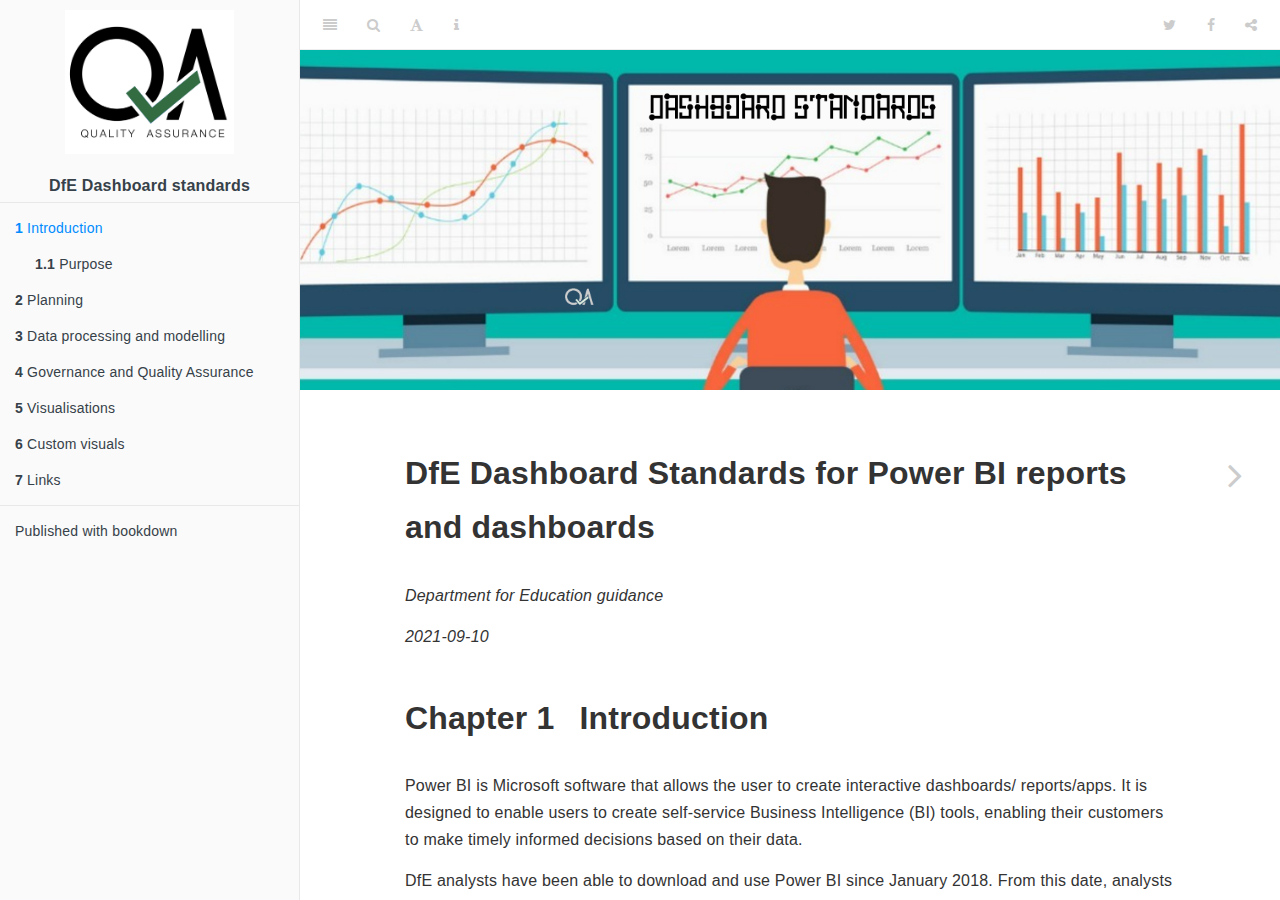
<file: docs/index.html>
<!DOCTYPE html>
<html lang="" xml:lang="">
<head>

  <meta charset="utf-8" />
  <meta http-equiv="X-UA-Compatible" content="IE=edge" />
  <title>DfE Dashboard Standards for Power BI reports and dashboards</title>
  <meta name="description" content="DfE Dashboard Standards guide" />
  <meta name="generator" content="bookdown 0.21 and GitBook 2.6.7" />

  <meta property="og:title" content="DfE Dashboard Standards for Power BI reports and dashboards" />
  <meta property="og:type" content="book" />
  
  
  <meta property="og:description" content="DfE Dashboard Standards guide" />
  

  <meta name="twitter:card" content="summary" />
  <meta name="twitter:title" content="DfE Dashboard Standards for Power BI reports and dashboards" />
  
  <meta name="twitter:description" content="DfE Dashboard Standards guide" />
  

<meta name="author" content="Department for Education guidance" />


<meta name="date" content="2021-09-10" />

  <meta name="viewport" content="width=device-width, initial-scale=1" />
  <meta name="apple-mobile-web-app-capable" content="yes" />
  <meta name="apple-mobile-web-app-status-bar-style" content="black" />
  
  <link rel="shortcut icon" href="pictures/qa_logo.png" type="image/x-icon" />

<link rel="next" href="planning.html"/>
<script src="libs/header-attrs-2.7/header-attrs.js"></script>
<script src="libs/jquery-2.2.3/jquery.min.js"></script>
<link href="libs/gitbook-2.6.7/css/style.css" rel="stylesheet" />
<link href="libs/gitbook-2.6.7/css/plugin-table.css" rel="stylesheet" />
<link href="libs/gitbook-2.6.7/css/plugin-bookdown.css" rel="stylesheet" />
<link href="libs/gitbook-2.6.7/css/plugin-highlight.css" rel="stylesheet" />
<link href="libs/gitbook-2.6.7/css/plugin-search.css" rel="stylesheet" />
<link href="libs/gitbook-2.6.7/css/plugin-fontsettings.css" rel="stylesheet" />
<link href="libs/gitbook-2.6.7/css/plugin-clipboard.css" rel="stylesheet" />












<link rel="stylesheet" href="style.css" type="text/css" />
</head>

<body>



  <div class="book without-animation with-summary font-size-2 font-family-1" data-basepath=".">

    <div class="book-summary">
      <nav role="navigation">

<ul class="summary">
<li class="toc-logo"><a href="./"><img src="pictures/qa_logo.png"></a></li>
<center><a><font size="3"><b>DfE Dashboard standards</b></font></a></center>

<li class="divider"></li>
<li class="chapter" data-level="1" data-path="index.html"><a href="index.html"><i class="fa fa-check"></i><b>1</b> Introduction</a>
<ul>
<li class="chapter" data-level="1.1" data-path="index.html"><a href="index.html#purpose"><i class="fa fa-check"></i><b>1.1</b> Purpose</a></li>
</ul></li>
<li class="chapter" data-level="2" data-path="planning.html"><a href="planning.html"><i class="fa fa-check"></i><b>2</b> Planning</a>
<ul>
<li class="chapter" data-level="2.1" data-path="planning.html"><a href="planning.html#the-requirements"><i class="fa fa-check"></i><b>2.1</b> The requirements</a></li>
<li class="chapter" data-level="2.2" data-path="planning.html"><a href="planning.html#select-the-right-type-of-dashboard"><i class="fa fa-check"></i><b>2.2</b> Select the right type of dashboard</a></li>
<li class="chapter" data-level="2.3" data-path="planning.html"><a href="planning.html#input-data"><i class="fa fa-check"></i><b>2.3</b> Input data</a></li>
</ul></li>
<li class="chapter" data-level="3" data-path="data-processing-and-modelling.html"><a href="data-processing-and-modelling.html"><i class="fa fa-check"></i><b>3</b> Data processing and modelling</a>
<ul>
<li class="chapter" data-level="3.1" data-path="data-processing-and-modelling.html"><a href="data-processing-and-modelling.html#data-processing"><i class="fa fa-check"></i><b>3.1</b> Data processing</a></li>
<li class="chapter" data-level="3.2" data-path="data-processing-and-modelling.html"><a href="data-processing-and-modelling.html#data-modelling"><i class="fa fa-check"></i><b>3.2</b> Data modelling</a></li>
</ul></li>
<li class="chapter" data-level="4" data-path="governance-and-quality-assurance.html"><a href="governance-and-quality-assurance.html"><i class="fa fa-check"></i><b>4</b> Governance and Quality Assurance</a>
<ul>
<li class="chapter" data-level="4.1" data-path="governance-and-quality-assurance.html"><a href="governance-and-quality-assurance.html#governance"><i class="fa fa-check"></i><b>4.1</b> Governance</a></li>
<li class="chapter" data-level="4.2" data-path="governance-and-quality-assurance.html"><a href="governance-and-quality-assurance.html#quality-assurance"><i class="fa fa-check"></i><b>4.2</b> Quality assurance</a></li>
</ul></li>
<li class="chapter" data-level="5" data-path="visualisations.html"><a href="visualisations.html"><i class="fa fa-check"></i><b>5</b> Visualisations</a>
<ul>
<li class="chapter" data-level="5.1" data-path="visualisations.html"><a href="visualisations.html#things-to-avoid"><i class="fa fa-check"></i><b>5.1</b> Things to avoid</a></li>
<li class="chapter" data-level="5.2" data-path="visualisations.html"><a href="visualisations.html#simple-concise-and-easy-to-understand"><i class="fa fa-check"></i><b>5.2</b> Simple, concise and easy to understand</a></li>
<li class="chapter" data-level="5.3" data-path="visualisations.html"><a href="visualisations.html#titles-and-labelling"><i class="fa fa-check"></i><b>5.3</b> Titles and labelling</a></li>
<li class="chapter" data-level="5.4" data-path="visualisations.html"><a href="visualisations.html#numbers"><i class="fa fa-check"></i><b>5.4</b> Numbers</a></li>
<li class="chapter" data-level="5.5" data-path="visualisations.html"><a href="visualisations.html#rounding"><i class="fa fa-check"></i><b>5.5</b> Rounding</a></li>
<li class="chapter" data-level="5.6" data-path="visualisations.html"><a href="visualisations.html#ordering-categories"><i class="fa fa-check"></i><b>5.6</b> Ordering categories</a></li>
<li class="chapter" data-level="5.7" data-path="visualisations.html"><a href="visualisations.html#filters"><i class="fa fa-check"></i><b>5.7</b> Filters</a></li>
<li class="chapter" data-level="5.8" data-path="visualisations.html"><a href="visualisations.html#interactions"><i class="fa fa-check"></i><b>5.8</b> Interactions</a></li>
<li class="chapter" data-level="5.9" data-path="visualisations.html"><a href="visualisations.html#colour"><i class="fa fa-check"></i><b>5.9</b> Colour</a></li>
<li class="chapter" data-level="5.10" data-path="visualisations.html"><a href="visualisations.html#bookmarks"><i class="fa fa-check"></i><b>5.10</b> Bookmarks</a></li>
<li class="chapter" data-level="5.11" data-path="visualisations.html"><a href="visualisations.html#tooltips"><i class="fa fa-check"></i><b>5.11</b> Tooltips</a></li>
</ul></li>
<li class="chapter" data-level="6" data-path="custom-visuals.html"><a href="custom-visuals.html"><i class="fa fa-check"></i><b>6</b> Custom visuals</a>
<ul>
<li class="chapter" data-level="6.1" data-path="custom-visuals.html"><a href="custom-visuals.html#types-of-custom-visuals"><i class="fa fa-check"></i><b>6.1</b> Types of custom visuals</a></li>
</ul></li>
<li class="chapter" data-level="7" data-path="links.html"><a href="links.html"><i class="fa fa-check"></i><b>7</b> Links</a>
<ul>
<li class="chapter" data-level="7.1" data-path="links.html"><a href="links.html#what-is-power-bi-desktop"><i class="fa fa-check"></i><b>7.1</b> What is Power BI desktop?</a></li>
<li class="chapter" data-level="7.2" data-path="links.html"><a href="links.html#government-colour-standards"><i class="fa fa-check"></i><b>7.2</b> Government colour standards</a>
<ul>
<li class="chapter" data-level="7.2.1" data-path="links.html"><a href="links.html#bar-chart-colour-palette"><i class="fa fa-check"></i><b>7.2.1</b> Bar Chart (colour palette)</a></li>
<li class="chapter" data-level="7.2.2" data-path="links.html"><a href="links.html#bar-chart-single-palette"><i class="fa fa-check"></i><b>7.2.2</b> Bar Chart (single palette)</a></li>
<li class="chapter" data-level="7.2.3" data-path="links.html"><a href="links.html#bar-chart-tinted-palette"><i class="fa fa-check"></i><b>7.2.3</b> Bar Chart (tinted palette)</a></li>
<li class="chapter" data-level="7.2.4" data-path="links.html"><a href="links.html#combi-chart-colour-palette"><i class="fa fa-check"></i><b>7.2.4</b> Combi Chart (colour palette)</a></li>
<li class="chapter" data-level="7.2.5" data-path="links.html"><a href="links.html#combi-chart-tinted-palette"><i class="fa fa-check"></i><b>7.2.5</b> Combi Chart (tinted palette)</a></li>
<li class="chapter" data-level="7.2.6" data-path="links.html"><a href="links.html#line-chart-colour-palette"><i class="fa fa-check"></i><b>7.2.6</b> Line Chart (colour palette)</a></li>
<li class="chapter" data-level="7.2.7" data-path="links.html"><a href="links.html#line-chart-tinted-palette"><i class="fa fa-check"></i><b>7.2.7</b> Line Chart (tinted palette)</a></li>
<li class="chapter" data-level="7.2.8" data-path="links.html"><a href="links.html#additional-resources"><i class="fa fa-check"></i><b>7.2.8</b> Additional resources:</a></li>
</ul></li>
<li class="chapter" data-level="7.3" data-path="links.html"><a href="links.html#custom-visuals-and-the-appsource-marketplace"><i class="fa fa-check"></i><b>7.3</b> Custom visuals and the AppSource marketplace</a></li>
<li class="chapter" data-level="7.4" data-path="links.html"><a href="links.html#useful-links"><i class="fa fa-check"></i><b>7.4</b> Useful links</a></li>
</ul></li>
<li class="divider"></li>
<li><a href="https://github.com/rstudio/bookdown" target="blank">Published with bookdown</a></li>
</ul>

      </nav>
    </div>

    <div class="book-body">
      <div class="body-inner">
        <div class="book-header" role="navigation">
          <h1>
            <i class="fa fa-circle-o-notch fa-spin"></i><a href="./">DfE Dashboard Standards for Power BI reports and dashboards</a>
          </h1>
        </div>

        <div class="page-wrapper" tabindex="-1" role="main">
          <div class="page-inner">

            <section class="normal" id="section-">
<link href="style.css" rel="stylesheet">
<div class="hero-image-container"> 
  <img class= "hero-image" src="pictures/hero_img.png">
</div>
<div id="header">
<h1 class="title">DfE Dashboard Standards for Power BI reports and dashboards</h1>
<p class="author"><em>Department for Education guidance</em></p>
<p class="date"><em>2021-09-10</em></p>
</div>
<div id="introduction" class="section level1" number="1">
<h1><span class="header-section-number">Chapter 1</span> Introduction</h1>
<p>Power BI is Microsoft software that allows the user to create interactive dashboards/ reports/apps. It is designed to enable users to create self-service Business Intelligence (BI) tools, enabling their customers to make timely informed decisions based on their data.</p>
<p>DfE analysts have been able to download and use Power BI since January 2018. From this date, analysts have been able to create internal tools and share them with colleagues within the department. From March 2019, analysts in ESFA Data Science Division have also been able to release dashboards to educational providers via a web portal called View Your Education Data (VYED).</p>
<p>Below is a link to the gov.uk standards</p>
<p><a href="https://www.gov.uk/guidance/style-guide/a-to-z-of-gov-uk-style" class="uri">https://www.gov.uk/guidance/style-guide/a-to-z-of-gov-uk-style</a></p>
<div id="purpose" class="section level2" number="1.1">
<h2><span class="header-section-number">1.1</span> Purpose</h2>
<p>This document provides a high-level guide to aid in the design of consistent and high-quality Power BI dashboards.</p>
<p>The overall aim of these guidelines is to help the analyst create logical, well-designed dashboards that are built correctly first time and easy for readers to understand and navigate, without any background reading.</p>
<p>These guidelines are intended as a starting point for modellers when considering how to design dashboards, but it is for the modeller to determine how this is to be achieved. It is also hoped that this guide will start the conversation between modellers/teams to help improve standards.</p>
<p>They are not designed to be a “colour by numbers” guide to dashboards, as each dashboard will have its own unique set of requirements and the modellers will have their own preferences and style.</p>
<p>This document works alongside the Department’s Style Guide:</p>
<p>DfE style guide (sharepoint.com)</p>

</div>
</div>
            </section>

          </div>
        </div>
      </div>

<a href="planning.html" class="navigation navigation-next navigation-unique" aria-label="Next page"><i class="fa fa-angle-right"></i></a>
    </div>
  </div>
<script src="libs/gitbook-2.6.7/js/app.min.js"></script>
<script src="libs/gitbook-2.6.7/js/lunr.js"></script>
<script src="libs/gitbook-2.6.7/js/clipboard.min.js"></script>
<script src="libs/gitbook-2.6.7/js/plugin-search.js"></script>
<script src="libs/gitbook-2.6.7/js/plugin-sharing.js"></script>
<script src="libs/gitbook-2.6.7/js/plugin-fontsettings.js"></script>
<script src="libs/gitbook-2.6.7/js/plugin-bookdown.js"></script>
<script src="libs/gitbook-2.6.7/js/jquery.highlight.js"></script>
<script src="libs/gitbook-2.6.7/js/plugin-clipboard.js"></script>
<script>
gitbook.require(["gitbook"], function(gitbook) {
gitbook.start({
"sharing": {
"github": false,
"facebook": true,
"twitter": true,
"linkedin": false,
"weibo": false,
"instapaper": false,
"vk": false,
"all": ["facebook", "twitter", "linkedin", "weibo", "instapaper"]
},
"fontsettings": {
"theme": "white",
"family": "sans",
"size": 2
},
"edit": {
"link": null,
"text": null
},
"history": {
"link": null,
"text": null
},
"view": {
"link": null,
"text": null
},
"download": null,
"toc": {
"collapse": "section"
}
});
});
</script>

</body>

</html>
</file>
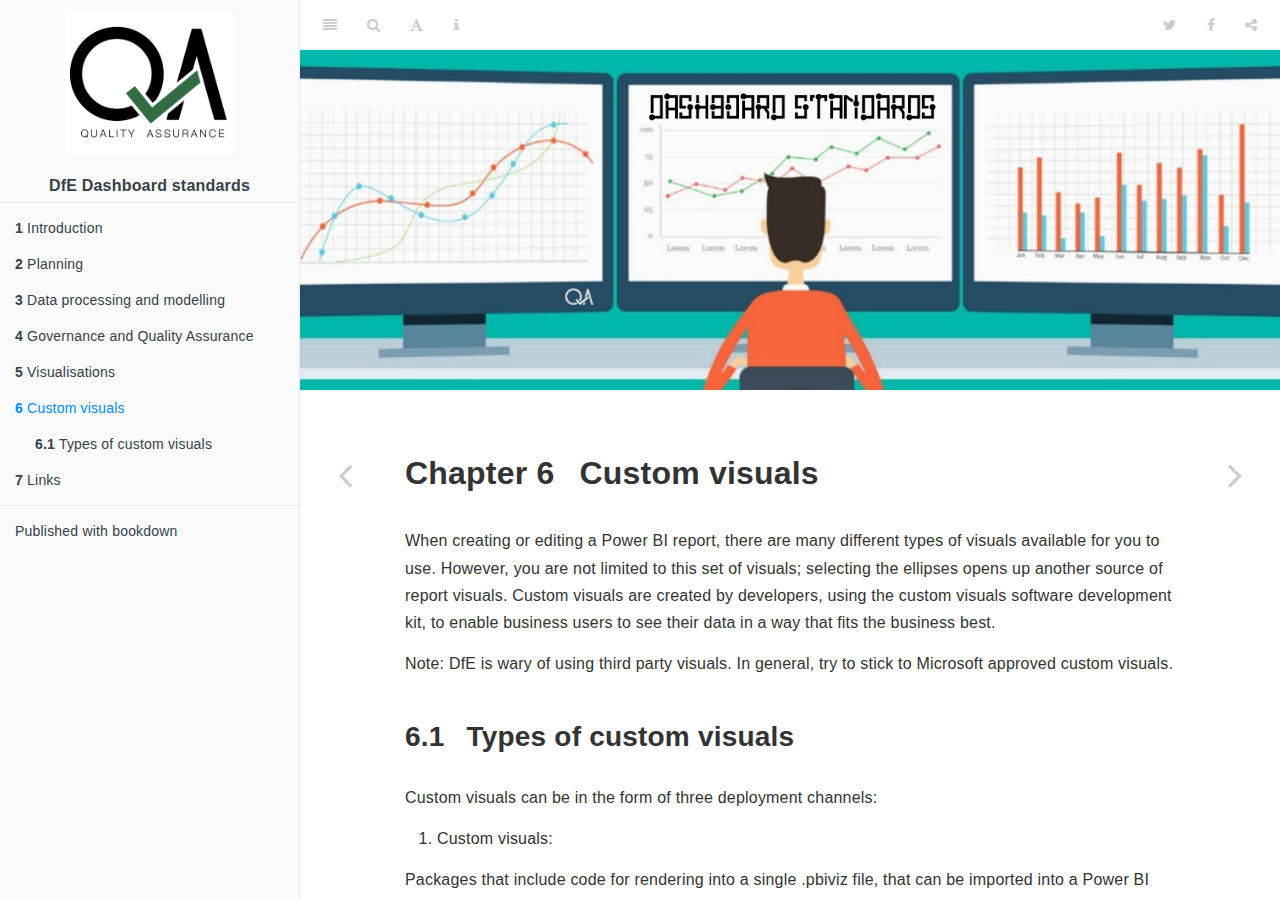
<file: docs/custom-visuals.html>
<!DOCTYPE html>
<html lang="" xml:lang="">
<head>

  <meta charset="utf-8" />
  <meta http-equiv="X-UA-Compatible" content="IE=edge" />
  <title>Chapter 6 Custom visuals | DfE Dashboard Standards for Power BI reports and dashboards</title>
  <meta name="description" content="DfE Dashboard Standards guide" />
  <meta name="generator" content="bookdown 0.21 and GitBook 2.6.7" />

  <meta property="og:title" content="Chapter 6 Custom visuals | DfE Dashboard Standards for Power BI reports and dashboards" />
  <meta property="og:type" content="book" />
  
  
  <meta property="og:description" content="DfE Dashboard Standards guide" />
  

  <meta name="twitter:card" content="summary" />
  <meta name="twitter:title" content="Chapter 6 Custom visuals | DfE Dashboard Standards for Power BI reports and dashboards" />
  
  <meta name="twitter:description" content="DfE Dashboard Standards guide" />
  

<meta name="author" content="Department for Education guidance" />


<meta name="date" content="2021-09-10" />

  <meta name="viewport" content="width=device-width, initial-scale=1" />
  <meta name="apple-mobile-web-app-capable" content="yes" />
  <meta name="apple-mobile-web-app-status-bar-style" content="black" />
  
  <link rel="shortcut icon" href="pictures/qa_logo.png" type="image/x-icon" />
<link rel="prev" href="visualisations.html"/>
<link rel="next" href="links.html"/>
<script src="libs/header-attrs-2.7/header-attrs.js"></script>
<script src="libs/jquery-2.2.3/jquery.min.js"></script>
<link href="libs/gitbook-2.6.7/css/style.css" rel="stylesheet" />
<link href="libs/gitbook-2.6.7/css/plugin-table.css" rel="stylesheet" />
<link href="libs/gitbook-2.6.7/css/plugin-bookdown.css" rel="stylesheet" />
<link href="libs/gitbook-2.6.7/css/plugin-highlight.css" rel="stylesheet" />
<link href="libs/gitbook-2.6.7/css/plugin-search.css" rel="stylesheet" />
<link href="libs/gitbook-2.6.7/css/plugin-fontsettings.css" rel="stylesheet" />
<link href="libs/gitbook-2.6.7/css/plugin-clipboard.css" rel="stylesheet" />












<link rel="stylesheet" href="style.css" type="text/css" />
</head>

<body>



  <div class="book without-animation with-summary font-size-2 font-family-1" data-basepath=".">

    <div class="book-summary">
      <nav role="navigation">

<ul class="summary">
<li class="toc-logo"><a href="./"><img src="pictures/qa_logo.png"></a></li>
<center><a><font size="3"><b>DfE Dashboard standards</b></font></a></center>

<li class="divider"></li>
<li class="chapter" data-level="1" data-path="index.html"><a href="index.html"><i class="fa fa-check"></i><b>1</b> Introduction</a>
<ul>
<li class="chapter" data-level="1.1" data-path="index.html"><a href="index.html#purpose"><i class="fa fa-check"></i><b>1.1</b> Purpose</a></li>
</ul></li>
<li class="chapter" data-level="2" data-path="planning.html"><a href="planning.html"><i class="fa fa-check"></i><b>2</b> Planning</a>
<ul>
<li class="chapter" data-level="2.1" data-path="planning.html"><a href="planning.html#the-requirements"><i class="fa fa-check"></i><b>2.1</b> The requirements</a></li>
<li class="chapter" data-level="2.2" data-path="planning.html"><a href="planning.html#select-the-right-type-of-dashboard"><i class="fa fa-check"></i><b>2.2</b> Select the right type of dashboard</a></li>
<li class="chapter" data-level="2.3" data-path="planning.html"><a href="planning.html#input-data"><i class="fa fa-check"></i><b>2.3</b> Input data</a></li>
</ul></li>
<li class="chapter" data-level="3" data-path="data-processing-and-modelling.html"><a href="data-processing-and-modelling.html"><i class="fa fa-check"></i><b>3</b> Data processing and modelling</a>
<ul>
<li class="chapter" data-level="3.1" data-path="data-processing-and-modelling.html"><a href="data-processing-and-modelling.html#data-processing"><i class="fa fa-check"></i><b>3.1</b> Data processing</a></li>
<li class="chapter" data-level="3.2" data-path="data-processing-and-modelling.html"><a href="data-processing-and-modelling.html#data-modelling"><i class="fa fa-check"></i><b>3.2</b> Data modelling</a></li>
</ul></li>
<li class="chapter" data-level="4" data-path="governance-and-quality-assurance.html"><a href="governance-and-quality-assurance.html"><i class="fa fa-check"></i><b>4</b> Governance and Quality Assurance</a>
<ul>
<li class="chapter" data-level="4.1" data-path="governance-and-quality-assurance.html"><a href="governance-and-quality-assurance.html#governance"><i class="fa fa-check"></i><b>4.1</b> Governance</a></li>
<li class="chapter" data-level="4.2" data-path="governance-and-quality-assurance.html"><a href="governance-and-quality-assurance.html#quality-assurance"><i class="fa fa-check"></i><b>4.2</b> Quality assurance</a></li>
</ul></li>
<li class="chapter" data-level="5" data-path="visualisations.html"><a href="visualisations.html"><i class="fa fa-check"></i><b>5</b> Visualisations</a>
<ul>
<li class="chapter" data-level="5.1" data-path="visualisations.html"><a href="visualisations.html#things-to-avoid"><i class="fa fa-check"></i><b>5.1</b> Things to avoid</a></li>
<li class="chapter" data-level="5.2" data-path="visualisations.html"><a href="visualisations.html#simple-concise-and-easy-to-understand"><i class="fa fa-check"></i><b>5.2</b> Simple, concise and easy to understand</a></li>
<li class="chapter" data-level="5.3" data-path="visualisations.html"><a href="visualisations.html#titles-and-labelling"><i class="fa fa-check"></i><b>5.3</b> Titles and labelling</a></li>
<li class="chapter" data-level="5.4" data-path="visualisations.html"><a href="visualisations.html#numbers"><i class="fa fa-check"></i><b>5.4</b> Numbers</a></li>
<li class="chapter" data-level="5.5" data-path="visualisations.html"><a href="visualisations.html#rounding"><i class="fa fa-check"></i><b>5.5</b> Rounding</a></li>
<li class="chapter" data-level="5.6" data-path="visualisations.html"><a href="visualisations.html#ordering-categories"><i class="fa fa-check"></i><b>5.6</b> Ordering categories</a></li>
<li class="chapter" data-level="5.7" data-path="visualisations.html"><a href="visualisations.html#filters"><i class="fa fa-check"></i><b>5.7</b> Filters</a></li>
<li class="chapter" data-level="5.8" data-path="visualisations.html"><a href="visualisations.html#interactions"><i class="fa fa-check"></i><b>5.8</b> Interactions</a></li>
<li class="chapter" data-level="5.9" data-path="visualisations.html"><a href="visualisations.html#colour"><i class="fa fa-check"></i><b>5.9</b> Colour</a></li>
<li class="chapter" data-level="5.10" data-path="visualisations.html"><a href="visualisations.html#bookmarks"><i class="fa fa-check"></i><b>5.10</b> Bookmarks</a></li>
<li class="chapter" data-level="5.11" data-path="visualisations.html"><a href="visualisations.html#tooltips"><i class="fa fa-check"></i><b>5.11</b> Tooltips</a></li>
</ul></li>
<li class="chapter" data-level="6" data-path="custom-visuals.html"><a href="custom-visuals.html"><i class="fa fa-check"></i><b>6</b> Custom visuals</a>
<ul>
<li class="chapter" data-level="6.1" data-path="custom-visuals.html"><a href="custom-visuals.html#types-of-custom-visuals"><i class="fa fa-check"></i><b>6.1</b> Types of custom visuals</a></li>
</ul></li>
<li class="chapter" data-level="7" data-path="links.html"><a href="links.html"><i class="fa fa-check"></i><b>7</b> Links</a>
<ul>
<li class="chapter" data-level="7.1" data-path="links.html"><a href="links.html#what-is-power-bi-desktop"><i class="fa fa-check"></i><b>7.1</b> What is Power BI desktop?</a></li>
<li class="chapter" data-level="7.2" data-path="links.html"><a href="links.html#government-colour-standards"><i class="fa fa-check"></i><b>7.2</b> Government colour standards</a>
<ul>
<li class="chapter" data-level="7.2.1" data-path="links.html"><a href="links.html#bar-chart-colour-palette"><i class="fa fa-check"></i><b>7.2.1</b> Bar Chart (colour palette)</a></li>
<li class="chapter" data-level="7.2.2" data-path="links.html"><a href="links.html#bar-chart-single-palette"><i class="fa fa-check"></i><b>7.2.2</b> Bar Chart (single palette)</a></li>
<li class="chapter" data-level="7.2.3" data-path="links.html"><a href="links.html#bar-chart-tinted-palette"><i class="fa fa-check"></i><b>7.2.3</b> Bar Chart (tinted palette)</a></li>
<li class="chapter" data-level="7.2.4" data-path="links.html"><a href="links.html#combi-chart-colour-palette"><i class="fa fa-check"></i><b>7.2.4</b> Combi Chart (colour palette)</a></li>
<li class="chapter" data-level="7.2.5" data-path="links.html"><a href="links.html#combi-chart-tinted-palette"><i class="fa fa-check"></i><b>7.2.5</b> Combi Chart (tinted palette)</a></li>
<li class="chapter" data-level="7.2.6" data-path="links.html"><a href="links.html#line-chart-colour-palette"><i class="fa fa-check"></i><b>7.2.6</b> Line Chart (colour palette)</a></li>
<li class="chapter" data-level="7.2.7" data-path="links.html"><a href="links.html#line-chart-tinted-palette"><i class="fa fa-check"></i><b>7.2.7</b> Line Chart (tinted palette)</a></li>
<li class="chapter" data-level="7.2.8" data-path="links.html"><a href="links.html#additional-resources"><i class="fa fa-check"></i><b>7.2.8</b> Additional resources:</a></li>
</ul></li>
<li class="chapter" data-level="7.3" data-path="links.html"><a href="links.html#custom-visuals-and-the-appsource-marketplace"><i class="fa fa-check"></i><b>7.3</b> Custom visuals and the AppSource marketplace</a></li>
<li class="chapter" data-level="7.4" data-path="links.html"><a href="links.html#useful-links"><i class="fa fa-check"></i><b>7.4</b> Useful links</a></li>
</ul></li>
<li class="divider"></li>
<li><a href="https://github.com/rstudio/bookdown" target="blank">Published with bookdown</a></li>
</ul>

      </nav>
    </div>

    <div class="book-body">
      <div class="body-inner">
        <div class="book-header" role="navigation">
          <h1>
            <i class="fa fa-circle-o-notch fa-spin"></i><a href="./">DfE Dashboard Standards for Power BI reports and dashboards</a>
          </h1>
        </div>

        <div class="page-wrapper" tabindex="-1" role="main">
          <div class="page-inner">

            <section class="normal" id="section-">
<link href="style.css" rel="stylesheet">
<div class="hero-image-container"> 
  <img class= "hero-image" src="pictures/hero_img.png">
</div>
<div id="custom-visuals" class="section level1" number="6">
<h1><span class="header-section-number">Chapter 6</span> Custom visuals</h1>
<p>When creating or editing a Power BI report, there are many different types of visuals available for you to use. However, you are not limited to this set of visuals; selecting the ellipses opens up another source of report visuals. Custom visuals are created by developers, using the custom visuals software development kit, to enable business users to see their data in a way that fits the business best.</p>
<p>Note: DfE is wary of using third party visuals. In general, try to stick to Microsoft approved custom visuals.</p>
<div id="types-of-custom-visuals" class="section level2" number="6.1">
<h2><span class="header-section-number">6.1</span> Types of custom visuals</h2>
<p>Custom visuals can be in the form of three deployment channels:</p>
<ol style="list-style-type: decimal">
<li>Custom visuals:</li>
</ol>
<p>Packages that include code for rendering into a single .pbiviz file, that can be imported into a Power BI report</p>
<ol start="2" style="list-style-type: decimal">
<li>Organization visuals:</li>
</ol>
<p>Power BI admins can deploy custom visuals into their organization for report authors to use. It is an easy way to discover visuals that are unique to the organization, as well as a seamless support for updating those visuals</p>
<ol start="3" style="list-style-type: decimal">
<li>Marketplace visuals</li>
</ol>
<p>Members of the community, as well as Microsoft, have contributed their custom visuals to the benefit of the public and published them to AppSource marketplace (see the links section)</p>

</div>
</div>
            </section>

          </div>
        </div>
      </div>
<a href="visualisations.html" class="navigation navigation-prev " aria-label="Previous page"><i class="fa fa-angle-left"></i></a>
<a href="links.html" class="navigation navigation-next " aria-label="Next page"><i class="fa fa-angle-right"></i></a>
    </div>
  </div>
<script src="libs/gitbook-2.6.7/js/app.min.js"></script>
<script src="libs/gitbook-2.6.7/js/lunr.js"></script>
<script src="libs/gitbook-2.6.7/js/clipboard.min.js"></script>
<script src="libs/gitbook-2.6.7/js/plugin-search.js"></script>
<script src="libs/gitbook-2.6.7/js/plugin-sharing.js"></script>
<script src="libs/gitbook-2.6.7/js/plugin-fontsettings.js"></script>
<script src="libs/gitbook-2.6.7/js/plugin-bookdown.js"></script>
<script src="libs/gitbook-2.6.7/js/jquery.highlight.js"></script>
<script src="libs/gitbook-2.6.7/js/plugin-clipboard.js"></script>
<script>
gitbook.require(["gitbook"], function(gitbook) {
gitbook.start({
"sharing": {
"github": false,
"facebook": true,
"twitter": true,
"linkedin": false,
"weibo": false,
"instapaper": false,
"vk": false,
"all": ["facebook", "twitter", "linkedin", "weibo", "instapaper"]
},
"fontsettings": {
"theme": "white",
"family": "sans",
"size": 2
},
"edit": {
"link": null,
"text": null
},
"history": {
"link": null,
"text": null
},
"view": {
"link": null,
"text": null
},
"download": null,
"toc": {
"collapse": "section"
}
});
});
</script>

</body>

</html>
</file>
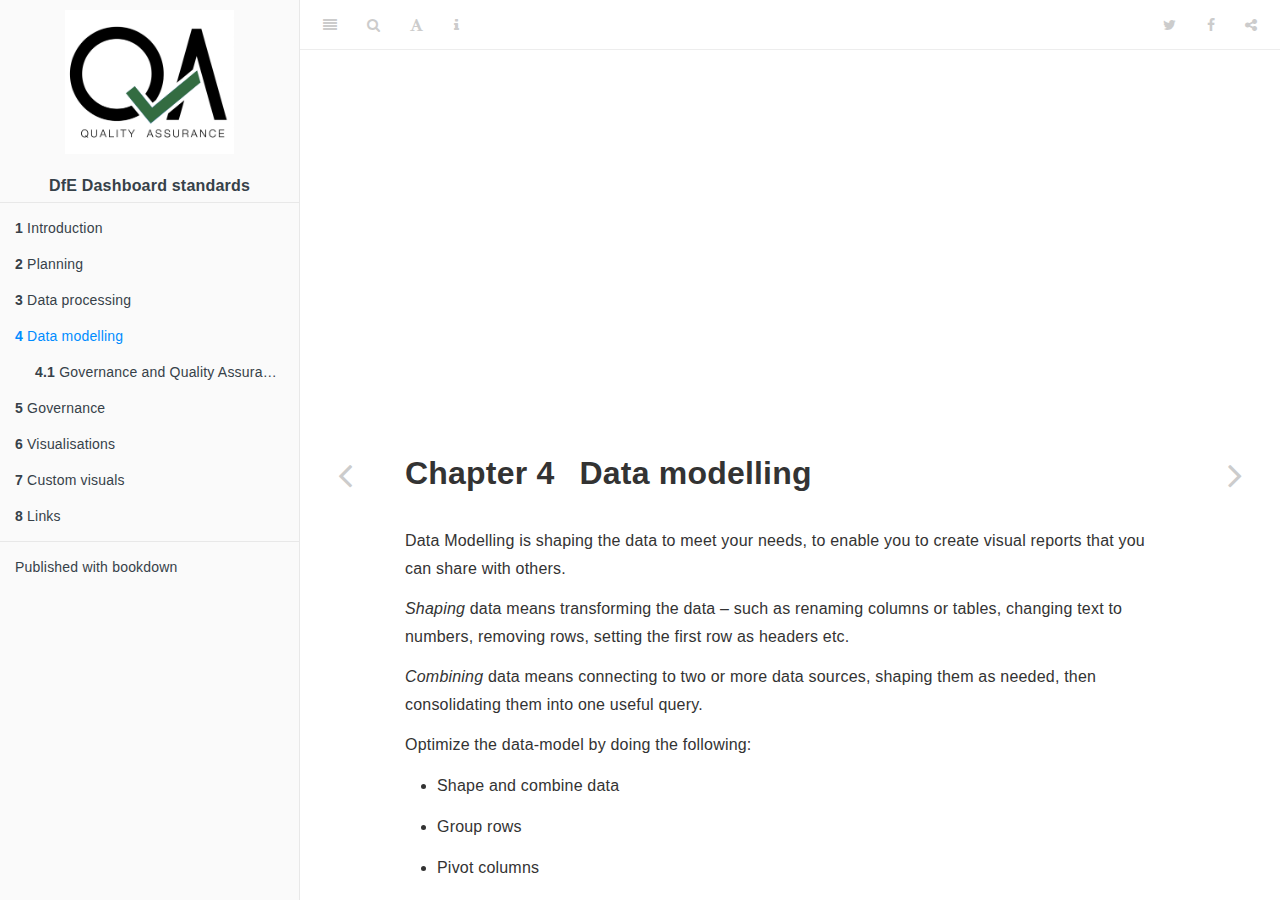
<file: docs/data-modelling.html>
<!DOCTYPE html>
<html lang="" xml:lang="">
<head>

  <meta charset="utf-8" />
  <meta http-equiv="X-UA-Compatible" content="IE=edge" />
  <title>Chapter 4 Data modelling | DfE Dashboard Standards for Power BI reports and dashboards</title>
  <meta name="description" content="DfE Dashboard Standards guide" />
  <meta name="generator" content="bookdown 0.21 and GitBook 2.6.7" />

  <meta property="og:title" content="Chapter 4 Data modelling | DfE Dashboard Standards for Power BI reports and dashboards" />
  <meta property="og:type" content="book" />
  
  
  <meta property="og:description" content="DfE Dashboard Standards guide" />
  

  <meta name="twitter:card" content="summary" />
  <meta name="twitter:title" content="Chapter 4 Data modelling | DfE Dashboard Standards for Power BI reports and dashboards" />
  
  <meta name="twitter:description" content="DfE Dashboard Standards guide" />
  

<meta name="author" content="Department for Education guidance" />


<meta name="date" content="2021-09-09" />

  <meta name="viewport" content="width=device-width, initial-scale=1" />
  <meta name="apple-mobile-web-app-capable" content="yes" />
  <meta name="apple-mobile-web-app-status-bar-style" content="black" />
  
  <link rel="shortcut icon" href="pictures/qa_logo.png" type="image/x-icon" />
<link rel="prev" href="data-processing.html"/>
<link rel="next" href="governance.html"/>
<script src="libs/header-attrs-2.7/header-attrs.js"></script>
<script src="libs/jquery-2.2.3/jquery.min.js"></script>
<link href="libs/gitbook-2.6.7/css/style.css" rel="stylesheet" />
<link href="libs/gitbook-2.6.7/css/plugin-table.css" rel="stylesheet" />
<link href="libs/gitbook-2.6.7/css/plugin-bookdown.css" rel="stylesheet" />
<link href="libs/gitbook-2.6.7/css/plugin-highlight.css" rel="stylesheet" />
<link href="libs/gitbook-2.6.7/css/plugin-search.css" rel="stylesheet" />
<link href="libs/gitbook-2.6.7/css/plugin-fontsettings.css" rel="stylesheet" />
<link href="libs/gitbook-2.6.7/css/plugin-clipboard.css" rel="stylesheet" />












<link rel="stylesheet" href="style.css" type="text/css" />
</head>

<body>



  <div class="book without-animation with-summary font-size-2 font-family-1" data-basepath=".">

    <div class="book-summary">
      <nav role="navigation">

<ul class="summary">
<li class="toc-logo"><a href="./"><img src="pictures/qa_logo.png"></a></li>
<center><a><font size="3"><b>DfE Dashboard standards</b></font></a></center>

<li class="divider"></li>
<li class="chapter" data-level="1" data-path="index.html"><a href="index.html"><i class="fa fa-check"></i><b>1</b> Introduction</a>
<ul>
<li class="chapter" data-level="1.1" data-path="index.html"><a href="index.html#purpose"><i class="fa fa-check"></i><b>1.1</b> Purpose</a></li>
</ul></li>
<li class="chapter" data-level="2" data-path="planning.html"><a href="planning.html"><i class="fa fa-check"></i><b>2</b> Planning</a>
<ul>
<li class="chapter" data-level="2.1" data-path="planning.html"><a href="planning.html#the-requirements"><i class="fa fa-check"></i><b>2.1</b> The requirements</a></li>
<li class="chapter" data-level="2.2" data-path="planning.html"><a href="planning.html#select-the-right-type-of-dashboard"><i class="fa fa-check"></i><b>2.2</b> Select the right type of dashboard</a></li>
<li class="chapter" data-level="2.3" data-path="planning.html"><a href="planning.html#input-data"><i class="fa fa-check"></i><b>2.3</b> Input data</a></li>
</ul></li>
<li class="chapter" data-level="3" data-path="data-processing.html"><a href="data-processing.html"><i class="fa fa-check"></i><b>3</b> Data processing</a></li>
<li class="chapter" data-level="4" data-path="data-modelling.html"><a href="data-modelling.html"><i class="fa fa-check"></i><b>4</b> Data modelling</a>
<ul>
<li class="chapter" data-level="4.1" data-path="data-modelling.html"><a href="data-modelling.html#governance-and-quality-assurance"><i class="fa fa-check"></i><b>4.1</b> Governance and Quality Assurance</a></li>
</ul></li>
<li class="chapter" data-level="5" data-path="governance.html"><a href="governance.html"><i class="fa fa-check"></i><b>5</b> Governance</a>
<ul>
<li class="chapter" data-level="5.1" data-path="governance.html"><a href="governance.html#quality-assurance"><i class="fa fa-check"></i><b>5.1</b> Quality assurance</a></li>
</ul></li>
<li class="chapter" data-level="6" data-path="visualisations.html"><a href="visualisations.html"><i class="fa fa-check"></i><b>6</b> Visualisations</a>
<ul>
<li class="chapter" data-level="6.1" data-path="visualisations.html"><a href="visualisations.html#things-to-avoid"><i class="fa fa-check"></i><b>6.1</b> Things to avoid</a></li>
<li class="chapter" data-level="6.2" data-path="visualisations.html"><a href="visualisations.html#simple-concise-and-easy-to-understand"><i class="fa fa-check"></i><b>6.2</b> Simple, concise and easy to understand</a></li>
<li class="chapter" data-level="6.3" data-path="visualisations.html"><a href="visualisations.html#titles-and-labelling"><i class="fa fa-check"></i><b>6.3</b> Titles and labelling</a></li>
<li class="chapter" data-level="6.4" data-path="visualisations.html"><a href="visualisations.html#numbers"><i class="fa fa-check"></i><b>6.4</b> Numbers</a></li>
<li class="chapter" data-level="6.5" data-path="visualisations.html"><a href="visualisations.html#rounding"><i class="fa fa-check"></i><b>6.5</b> Rounding</a></li>
<li class="chapter" data-level="6.6" data-path="visualisations.html"><a href="visualisations.html#ordering-categories"><i class="fa fa-check"></i><b>6.6</b> Ordering categories</a></li>
<li class="chapter" data-level="6.7" data-path="visualisations.html"><a href="visualisations.html#filters"><i class="fa fa-check"></i><b>6.7</b> Filters</a></li>
<li class="chapter" data-level="6.8" data-path="visualisations.html"><a href="visualisations.html#interactions"><i class="fa fa-check"></i><b>6.8</b> Interactions</a></li>
<li class="chapter" data-level="6.9" data-path="visualisations.html"><a href="visualisations.html#colour"><i class="fa fa-check"></i><b>6.9</b> Colour</a></li>
<li class="chapter" data-level="6.10" data-path="visualisations.html"><a href="visualisations.html#bookmarks"><i class="fa fa-check"></i><b>6.10</b> Bookmarks</a></li>
<li class="chapter" data-level="6.11" data-path="visualisations.html"><a href="visualisations.html#tooltips"><i class="fa fa-check"></i><b>6.11</b> Tooltips</a></li>
</ul></li>
<li class="chapter" data-level="7" data-path="custom-visuals.html"><a href="custom-visuals.html"><i class="fa fa-check"></i><b>7</b> Custom visuals</a>
<ul>
<li class="chapter" data-level="7.1" data-path="custom-visuals.html"><a href="custom-visuals.html#types-of-custom-visuals"><i class="fa fa-check"></i><b>7.1</b> Types of custom visuals</a></li>
</ul></li>
<li class="chapter" data-level="8" data-path="links.html"><a href="links.html"><i class="fa fa-check"></i><b>8</b> Links</a>
<ul>
<li class="chapter" data-level="8.1" data-path="links.html"><a href="links.html#what-is-power-bi-desktop"><i class="fa fa-check"></i><b>8.1</b> What is Power BI desktop?</a></li>
<li class="chapter" data-level="8.2" data-path="links.html"><a href="links.html#government-colour-standards"><i class="fa fa-check"></i><b>8.2</b> Government colour standards</a>
<ul>
<li class="chapter" data-level="8.2.1" data-path="links.html"><a href="links.html#bar-chart-colour-palette"><i class="fa fa-check"></i><b>8.2.1</b> Bar Chart (colour palette)</a></li>
<li class="chapter" data-level="8.2.2" data-path="links.html"><a href="links.html#bar-chart-single-palette"><i class="fa fa-check"></i><b>8.2.2</b> Bar Chart (single palette)</a></li>
<li class="chapter" data-level="8.2.3" data-path="links.html"><a href="links.html#bar-chart-tinted-palette"><i class="fa fa-check"></i><b>8.2.3</b> Bar Chart (tinted palette)</a></li>
<li class="chapter" data-level="8.2.4" data-path="links.html"><a href="links.html#combi-chart-colour-palette"><i class="fa fa-check"></i><b>8.2.4</b> Combi Chart (colour palette)</a></li>
<li class="chapter" data-level="8.2.5" data-path="links.html"><a href="links.html#combi-chart-tinted-palette"><i class="fa fa-check"></i><b>8.2.5</b> Combi Chart (tinted palette)</a></li>
<li class="chapter" data-level="8.2.6" data-path="links.html"><a href="links.html#line-chart-colour-palette"><i class="fa fa-check"></i><b>8.2.6</b> Line Chart (colour palette)</a></li>
<li class="chapter" data-level="8.2.7" data-path="links.html"><a href="links.html#line-chart-tinted-palette"><i class="fa fa-check"></i><b>8.2.7</b> Line Chart (tinted palette)</a></li>
<li class="chapter" data-level="8.2.8" data-path="links.html"><a href="links.html#additional-resources"><i class="fa fa-check"></i><b>8.2.8</b> Additional resources:</a></li>
</ul></li>
<li class="chapter" data-level="8.3" data-path="links.html"><a href="links.html#custom-visuals-and-the-appsource-marketplace"><i class="fa fa-check"></i><b>8.3</b> Custom visuals and the AppSource marketplace</a></li>
<li class="chapter" data-level="8.4" data-path="links.html"><a href="links.html#useful-links"><i class="fa fa-check"></i><b>8.4</b> Useful links</a></li>
</ul></li>
<li class="divider"></li>
<li><a href="https://github.com/rstudio/bookdown" target="blank">Published with bookdown</a></li>
</ul>

      </nav>
    </div>

    <div class="book-body">
      <div class="body-inner">
        <div class="book-header" role="navigation">
          <h1>
            <i class="fa fa-circle-o-notch fa-spin"></i><a href="./">DfE Dashboard Standards for Power BI reports and dashboards</a>
          </h1>
        </div>

        <div class="page-wrapper" tabindex="-1" role="main">
          <div class="page-inner">

            <section class="normal" id="section-">
<div id="data-modelling" class="section level1" number="4">
<h1><span class="header-section-number">Chapter 4</span> Data modelling</h1>
<p>Data Modelling is shaping the data to meet your needs, to enable you to create visual reports that you can share with others.</p>
<p><em>Shaping</em> data means transforming the data – such as renaming columns or tables, changing text to numbers, removing rows, setting the first row as headers etc.</p>
<p><em>Combining</em> data means connecting to two or more data sources, shaping them as needed, then consolidating them into one useful query.</p>
<p>Optimize the data-model by doing the following:</p>
<ul>
<li><p>Shape and combine data</p></li>
<li><p>Group rows</p></li>
<li><p>Pivot columns</p></li>
<li><p>Use date tables where necessary</p></li>
<li><p>Create custom columns (e.g. calculated columns, measures &amp; tables)</p></li>
<li><p>If it’s possible in the model, consider creating a measure only table</p></li>
<li><p>Set data types correctly</p></li>
<li><p>Use of query formulas</p></li>
<li><p>Use user-friendly formatting to the data</p></li>
<li><p>Use user-friendly naming conventions for fields, measures and tables</p></li>
<li><p>Validate relationships between tables are created correctly</p></li>
<li><p>Use the right visualization that communicates the story of the data as clearly as possible.</p></li>
<li><p>Remember the user and their experience with your solution!</p></li>
</ul>
<p>Extensive data modelling should not be performed in Power BI, as this will be slow and not provide a good user experience. If the data requires substantial manipulation, best practice would be to do the data modelling in a format such as SQL or Tabular first. The data model can then be imported to Power BI to build the dashboard. The balance between how much to do in Power BI vs other formats will vary from project to project, and the modeler must use their judgement to decide what is appropriate.</p>

<div id="governance-and-quality-assurance" class="section level2" number="4.1">
<h2><span class="header-section-number">4.1</span> Governance and Quality Assurance</h2>
</div>
</div>
            </section>

          </div>
        </div>
      </div>
<a href="data-processing.html" class="navigation navigation-prev " aria-label="Previous page"><i class="fa fa-angle-left"></i></a>
<a href="governance.html" class="navigation navigation-next " aria-label="Next page"><i class="fa fa-angle-right"></i></a>
    </div>
  </div>
<script src="libs/gitbook-2.6.7/js/app.min.js"></script>
<script src="libs/gitbook-2.6.7/js/lunr.js"></script>
<script src="libs/gitbook-2.6.7/js/clipboard.min.js"></script>
<script src="libs/gitbook-2.6.7/js/plugin-search.js"></script>
<script src="libs/gitbook-2.6.7/js/plugin-sharing.js"></script>
<script src="libs/gitbook-2.6.7/js/plugin-fontsettings.js"></script>
<script src="libs/gitbook-2.6.7/js/plugin-bookdown.js"></script>
<script src="libs/gitbook-2.6.7/js/jquery.highlight.js"></script>
<script src="libs/gitbook-2.6.7/js/plugin-clipboard.js"></script>
<script>
gitbook.require(["gitbook"], function(gitbook) {
gitbook.start({
"sharing": {
"github": false,
"facebook": true,
"twitter": true,
"linkedin": false,
"weibo": false,
"instapaper": false,
"vk": false,
"all": ["facebook", "twitter", "linkedin", "weibo", "instapaper"]
},
"fontsettings": {
"theme": "white",
"family": "sans",
"size": 2
},
"edit": {
"link": null,
"text": null
},
"history": {
"link": null,
"text": null
},
"view": {
"link": null,
"text": null
},
"download": null,
"toc": {
"collapse": "section"
}
});
});
</script>

</body>

</html>
</file>
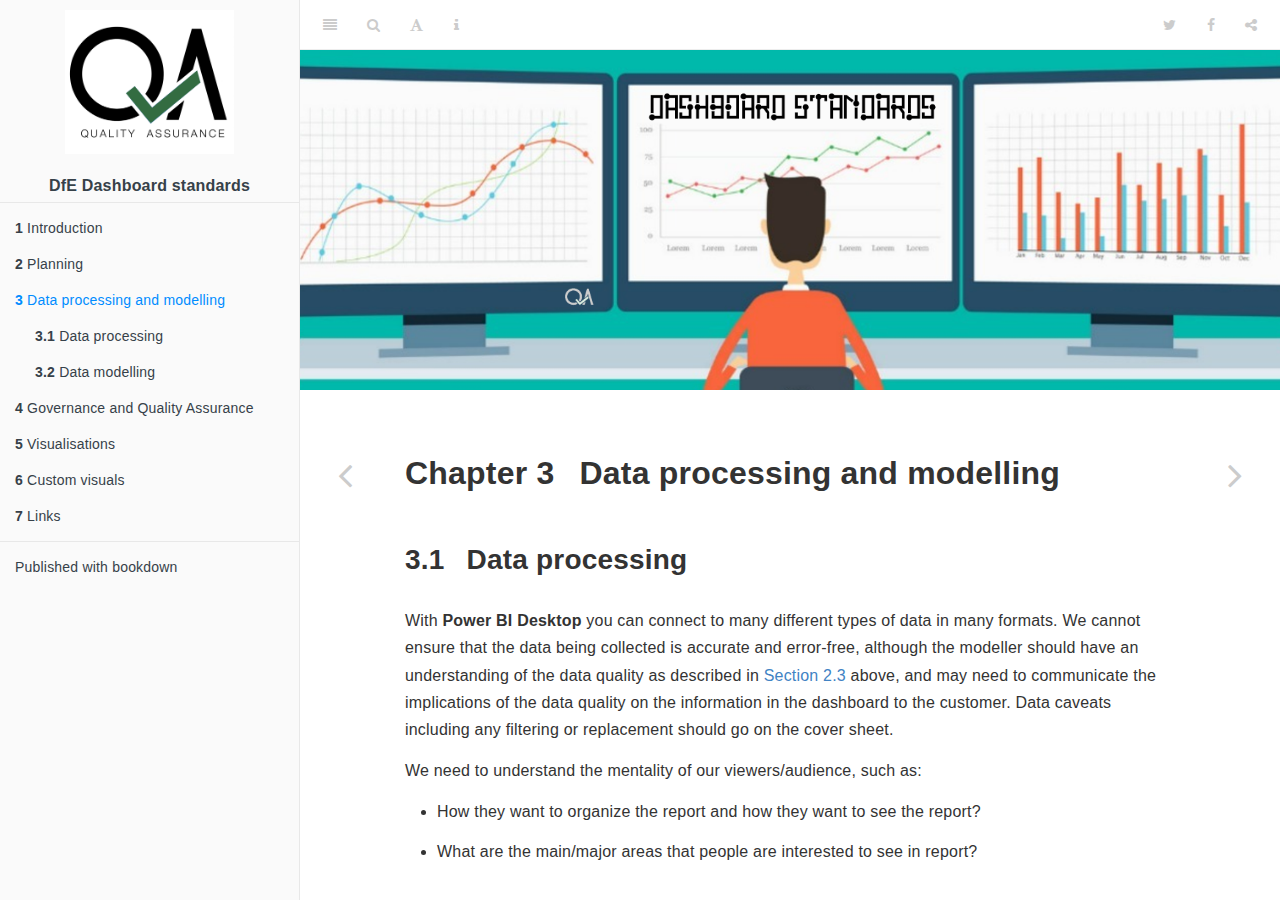
<file: docs/data-processing-and-modelling.html>
<!DOCTYPE html>
<html lang="" xml:lang="">
<head>

  <meta charset="utf-8" />
  <meta http-equiv="X-UA-Compatible" content="IE=edge" />
  <title>Chapter 3 Data processing and modelling | DfE Dashboard Standards for Power BI reports and dashboards</title>
  <meta name="description" content="DfE Dashboard Standards guide" />
  <meta name="generator" content="bookdown 0.21 and GitBook 2.6.7" />

  <meta property="og:title" content="Chapter 3 Data processing and modelling | DfE Dashboard Standards for Power BI reports and dashboards" />
  <meta property="og:type" content="book" />
  
  
  <meta property="og:description" content="DfE Dashboard Standards guide" />
  

  <meta name="twitter:card" content="summary" />
  <meta name="twitter:title" content="Chapter 3 Data processing and modelling | DfE Dashboard Standards for Power BI reports and dashboards" />
  
  <meta name="twitter:description" content="DfE Dashboard Standards guide" />
  

<meta name="author" content="Department for Education guidance" />


<meta name="date" content="2021-09-10" />

  <meta name="viewport" content="width=device-width, initial-scale=1" />
  <meta name="apple-mobile-web-app-capable" content="yes" />
  <meta name="apple-mobile-web-app-status-bar-style" content="black" />
  
  <link rel="shortcut icon" href="pictures/qa_logo.png" type="image/x-icon" />
<link rel="prev" href="planning.html"/>
<link rel="next" href="governance-and-quality-assurance.html"/>
<script src="libs/header-attrs-2.7/header-attrs.js"></script>
<script src="libs/jquery-2.2.3/jquery.min.js"></script>
<link href="libs/gitbook-2.6.7/css/style.css" rel="stylesheet" />
<link href="libs/gitbook-2.6.7/css/plugin-table.css" rel="stylesheet" />
<link href="libs/gitbook-2.6.7/css/plugin-bookdown.css" rel="stylesheet" />
<link href="libs/gitbook-2.6.7/css/plugin-highlight.css" rel="stylesheet" />
<link href="libs/gitbook-2.6.7/css/plugin-search.css" rel="stylesheet" />
<link href="libs/gitbook-2.6.7/css/plugin-fontsettings.css" rel="stylesheet" />
<link href="libs/gitbook-2.6.7/css/plugin-clipboard.css" rel="stylesheet" />












<link rel="stylesheet" href="style.css" type="text/css" />
</head>

<body>



  <div class="book without-animation with-summary font-size-2 font-family-1" data-basepath=".">

    <div class="book-summary">
      <nav role="navigation">

<ul class="summary">
<li class="toc-logo"><a href="./"><img src="pictures/qa_logo.png"></a></li>
<center><a><font size="3"><b>DfE Dashboard standards</b></font></a></center>

<li class="divider"></li>
<li class="chapter" data-level="1" data-path="index.html"><a href="index.html"><i class="fa fa-check"></i><b>1</b> Introduction</a>
<ul>
<li class="chapter" data-level="1.1" data-path="index.html"><a href="index.html#purpose"><i class="fa fa-check"></i><b>1.1</b> Purpose</a></li>
</ul></li>
<li class="chapter" data-level="2" data-path="planning.html"><a href="planning.html"><i class="fa fa-check"></i><b>2</b> Planning</a>
<ul>
<li class="chapter" data-level="2.1" data-path="planning.html"><a href="planning.html#the-requirements"><i class="fa fa-check"></i><b>2.1</b> The requirements</a></li>
<li class="chapter" data-level="2.2" data-path="planning.html"><a href="planning.html#select-the-right-type-of-dashboard"><i class="fa fa-check"></i><b>2.2</b> Select the right type of dashboard</a></li>
<li class="chapter" data-level="2.3" data-path="planning.html"><a href="planning.html#input-data"><i class="fa fa-check"></i><b>2.3</b> Input data</a></li>
</ul></li>
<li class="chapter" data-level="3" data-path="data-processing-and-modelling.html"><a href="data-processing-and-modelling.html"><i class="fa fa-check"></i><b>3</b> Data processing and modelling</a>
<ul>
<li class="chapter" data-level="3.1" data-path="data-processing-and-modelling.html"><a href="data-processing-and-modelling.html#data-processing"><i class="fa fa-check"></i><b>3.1</b> Data processing</a></li>
<li class="chapter" data-level="3.2" data-path="data-processing-and-modelling.html"><a href="data-processing-and-modelling.html#data-modelling"><i class="fa fa-check"></i><b>3.2</b> Data modelling</a></li>
</ul></li>
<li class="chapter" data-level="4" data-path="governance-and-quality-assurance.html"><a href="governance-and-quality-assurance.html"><i class="fa fa-check"></i><b>4</b> Governance and Quality Assurance</a>
<ul>
<li class="chapter" data-level="4.1" data-path="governance-and-quality-assurance.html"><a href="governance-and-quality-assurance.html#governance"><i class="fa fa-check"></i><b>4.1</b> Governance</a></li>
<li class="chapter" data-level="4.2" data-path="governance-and-quality-assurance.html"><a href="governance-and-quality-assurance.html#quality-assurance"><i class="fa fa-check"></i><b>4.2</b> Quality assurance</a></li>
</ul></li>
<li class="chapter" data-level="5" data-path="visualisations.html"><a href="visualisations.html"><i class="fa fa-check"></i><b>5</b> Visualisations</a>
<ul>
<li class="chapter" data-level="5.1" data-path="visualisations.html"><a href="visualisations.html#things-to-avoid"><i class="fa fa-check"></i><b>5.1</b> Things to avoid</a></li>
<li class="chapter" data-level="5.2" data-path="visualisations.html"><a href="visualisations.html#simple-concise-and-easy-to-understand"><i class="fa fa-check"></i><b>5.2</b> Simple, concise and easy to understand</a></li>
<li class="chapter" data-level="5.3" data-path="visualisations.html"><a href="visualisations.html#titles-and-labelling"><i class="fa fa-check"></i><b>5.3</b> Titles and labelling</a></li>
<li class="chapter" data-level="5.4" data-path="visualisations.html"><a href="visualisations.html#numbers"><i class="fa fa-check"></i><b>5.4</b> Numbers</a></li>
<li class="chapter" data-level="5.5" data-path="visualisations.html"><a href="visualisations.html#rounding"><i class="fa fa-check"></i><b>5.5</b> Rounding</a></li>
<li class="chapter" data-level="5.6" data-path="visualisations.html"><a href="visualisations.html#ordering-categories"><i class="fa fa-check"></i><b>5.6</b> Ordering categories</a></li>
<li class="chapter" data-level="5.7" data-path="visualisations.html"><a href="visualisations.html#filters"><i class="fa fa-check"></i><b>5.7</b> Filters</a></li>
<li class="chapter" data-level="5.8" data-path="visualisations.html"><a href="visualisations.html#interactions"><i class="fa fa-check"></i><b>5.8</b> Interactions</a></li>
<li class="chapter" data-level="5.9" data-path="visualisations.html"><a href="visualisations.html#colour"><i class="fa fa-check"></i><b>5.9</b> Colour</a></li>
<li class="chapter" data-level="5.10" data-path="visualisations.html"><a href="visualisations.html#bookmarks"><i class="fa fa-check"></i><b>5.10</b> Bookmarks</a></li>
<li class="chapter" data-level="5.11" data-path="visualisations.html"><a href="visualisations.html#tooltips"><i class="fa fa-check"></i><b>5.11</b> Tooltips</a></li>
</ul></li>
<li class="chapter" data-level="6" data-path="custom-visuals.html"><a href="custom-visuals.html"><i class="fa fa-check"></i><b>6</b> Custom visuals</a>
<ul>
<li class="chapter" data-level="6.1" data-path="custom-visuals.html"><a href="custom-visuals.html#types-of-custom-visuals"><i class="fa fa-check"></i><b>6.1</b> Types of custom visuals</a></li>
</ul></li>
<li class="chapter" data-level="7" data-path="links.html"><a href="links.html"><i class="fa fa-check"></i><b>7</b> Links</a>
<ul>
<li class="chapter" data-level="7.1" data-path="links.html"><a href="links.html#what-is-power-bi-desktop"><i class="fa fa-check"></i><b>7.1</b> What is Power BI desktop?</a></li>
<li class="chapter" data-level="7.2" data-path="links.html"><a href="links.html#government-colour-standards"><i class="fa fa-check"></i><b>7.2</b> Government colour standards</a>
<ul>
<li class="chapter" data-level="7.2.1" data-path="links.html"><a href="links.html#bar-chart-colour-palette"><i class="fa fa-check"></i><b>7.2.1</b> Bar Chart (colour palette)</a></li>
<li class="chapter" data-level="7.2.2" data-path="links.html"><a href="links.html#bar-chart-single-palette"><i class="fa fa-check"></i><b>7.2.2</b> Bar Chart (single palette)</a></li>
<li class="chapter" data-level="7.2.3" data-path="links.html"><a href="links.html#bar-chart-tinted-palette"><i class="fa fa-check"></i><b>7.2.3</b> Bar Chart (tinted palette)</a></li>
<li class="chapter" data-level="7.2.4" data-path="links.html"><a href="links.html#combi-chart-colour-palette"><i class="fa fa-check"></i><b>7.2.4</b> Combi Chart (colour palette)</a></li>
<li class="chapter" data-level="7.2.5" data-path="links.html"><a href="links.html#combi-chart-tinted-palette"><i class="fa fa-check"></i><b>7.2.5</b> Combi Chart (tinted palette)</a></li>
<li class="chapter" data-level="7.2.6" data-path="links.html"><a href="links.html#line-chart-colour-palette"><i class="fa fa-check"></i><b>7.2.6</b> Line Chart (colour palette)</a></li>
<li class="chapter" data-level="7.2.7" data-path="links.html"><a href="links.html#line-chart-tinted-palette"><i class="fa fa-check"></i><b>7.2.7</b> Line Chart (tinted palette)</a></li>
<li class="chapter" data-level="7.2.8" data-path="links.html"><a href="links.html#additional-resources"><i class="fa fa-check"></i><b>7.2.8</b> Additional resources:</a></li>
</ul></li>
<li class="chapter" data-level="7.3" data-path="links.html"><a href="links.html#custom-visuals-and-the-appsource-marketplace"><i class="fa fa-check"></i><b>7.3</b> Custom visuals and the AppSource marketplace</a></li>
<li class="chapter" data-level="7.4" data-path="links.html"><a href="links.html#useful-links"><i class="fa fa-check"></i><b>7.4</b> Useful links</a></li>
</ul></li>
<li class="divider"></li>
<li><a href="https://github.com/rstudio/bookdown" target="blank">Published with bookdown</a></li>
</ul>

      </nav>
    </div>

    <div class="book-body">
      <div class="body-inner">
        <div class="book-header" role="navigation">
          <h1>
            <i class="fa fa-circle-o-notch fa-spin"></i><a href="./">DfE Dashboard Standards for Power BI reports and dashboards</a>
          </h1>
        </div>

        <div class="page-wrapper" tabindex="-1" role="main">
          <div class="page-inner">

            <section class="normal" id="section-">
<link href="style.css" rel="stylesheet">
<div class="hero-image-container"> 
  <img class= "hero-image" src="pictures/hero_img.png">
</div>
<div id="data-processing-and-modelling" class="section level1" number="3">
<h1><span class="header-section-number">Chapter 3</span> Data processing and modelling</h1>
<div id="data-processing" class="section level2" number="3.1">
<h2><span class="header-section-number">3.1</span> Data processing</h2>
<p>With <strong>Power BI Desktop</strong> you can connect to many different types of data in many formats. We cannot ensure that the data being collected is accurate and error-free, although the modeller should have an understanding of the data quality as described in <a href="planning.html#input-data">Section 2.3</a> above, and may need to communicate the implications of the data quality on the information in the dashboard to the customer. Data caveats including any filtering or replacement should go on the cover sheet.</p>
<p>We need to understand the mentality of our viewers/audience, such as:</p>
<ul>
<li><p>How they want to organize the report and how they want to see the report?</p></li>
<li><p>What are the main/major areas that people are interested to see in report?</p></li>
</ul>

</div>
<div id="data-modelling" class="section level2" number="3.2">
<h2><span class="header-section-number">3.2</span> Data modelling</h2>
<p>Data Modelling is shaping the data to meet your needs, to enable you to create visual reports that you can share with others.</p>
<div class="infoboxblue info">
<p><strong>Shaping</strong> data means transforming the data – such as renaming columns or tables, changing text to numbers, removing rows, setting the first row as headers etc.</p>
</div>
<p>PowerBI allows you to transform data via the query editor. This can be transformations such as changing the type of data (PowerBI is usually good at recognising numbers, dates, percentages etc. but sometimes the data type may need to be updated), renaming columns and removing blank rows.</p>
<center>
<div class="figure">
<img src="pictures/shaping_data.png" style="width:75.0%" alt="" />
<p class="caption">Data can be shaped via the query editor.Steps can be renamed to make it clearer what has been transformed.</p>
</div>
</center>
<div class="infoboxblue info">
<p><strong>Combining</strong> data means connecting to two or more data sources, shaping them as needed, then consolidating them into one useful query.</p>
</div>
<p>Tables can be merged where there is overlapping data. For example, if there are two tables containing information about the same children, these can be merged into one table.</p>
<center>
<div class="figure">
<img src="pictures/merging.png" style="width:40.0%" alt="" />
<p class="caption">Merging two tables into one table.</p>
</div>
</center>
<p>If there is an additional table containing information about the parent of the child, then these two tables can be linked. This will allow for different filtering options, and allow for more interactivity between the two tables.</p>
<center>
<div class="figure">
<img src="pictures/linking.png" style="width:75.0%" alt="" />
<p class="caption">Linking between two tables.</p>
</div>
</center>
<p>Optimize the data-model by doing the following:</p>
<ul>
<li><p>Shape and combine data</p></li>
<li><p>Group rows</p></li>
<li><p>Pivot columns</p></li>
<li><p>Use date tables where necessary</p></li>
<li><p>Create custom columns (e.g. calculated columns, measures &amp; tables)</p></li>
<li><p>If it’s possible in the model, consider creating a measure only table</p></li>
<li><p>Set data types correctly</p></li>
<li><p>Use of query formulas</p></li>
<li><p>Use user-friendly formatting to the data</p></li>
<li><p>Use user-friendly naming conventions for fields, measures and tables</p></li>
<li><p>Validate relationships between tables are created correctly</p></li>
<li><p>Use the right visualization that communicates the story of the data as clearly as possible.</p></li>
<li><p>Remember the user and their experience with your solution!</p></li>
</ul>
<p>Extensive data modelling should not be performed in Power BI, as this will be slow and not provide a good user experience. If the data requires substantial manipulation, best practice would be to do the data modelling in a format such as SQL or Tabular first. The data model can then be imported to Power BI to build the dashboard. The balance between how much to do in Power BI vs other formats will vary from project to project, and the modeler must use their judgement to decide what is appropriate.</p>

</div>
</div>
            </section>

          </div>
        </div>
      </div>
<a href="planning.html" class="navigation navigation-prev " aria-label="Previous page"><i class="fa fa-angle-left"></i></a>
<a href="governance-and-quality-assurance.html" class="navigation navigation-next " aria-label="Next page"><i class="fa fa-angle-right"></i></a>
    </div>
  </div>
<script src="libs/gitbook-2.6.7/js/app.min.js"></script>
<script src="libs/gitbook-2.6.7/js/lunr.js"></script>
<script src="libs/gitbook-2.6.7/js/clipboard.min.js"></script>
<script src="libs/gitbook-2.6.7/js/plugin-search.js"></script>
<script src="libs/gitbook-2.6.7/js/plugin-sharing.js"></script>
<script src="libs/gitbook-2.6.7/js/plugin-fontsettings.js"></script>
<script src="libs/gitbook-2.6.7/js/plugin-bookdown.js"></script>
<script src="libs/gitbook-2.6.7/js/jquery.highlight.js"></script>
<script src="libs/gitbook-2.6.7/js/plugin-clipboard.js"></script>
<script>
gitbook.require(["gitbook"], function(gitbook) {
gitbook.start({
"sharing": {
"github": false,
"facebook": true,
"twitter": true,
"linkedin": false,
"weibo": false,
"instapaper": false,
"vk": false,
"all": ["facebook", "twitter", "linkedin", "weibo", "instapaper"]
},
"fontsettings": {
"theme": "white",
"family": "sans",
"size": 2
},
"edit": {
"link": null,
"text": null
},
"history": {
"link": null,
"text": null
},
"view": {
"link": null,
"text": null
},
"download": null,
"toc": {
"collapse": "section"
}
});
});
</script>

</body>

</html>
</file>
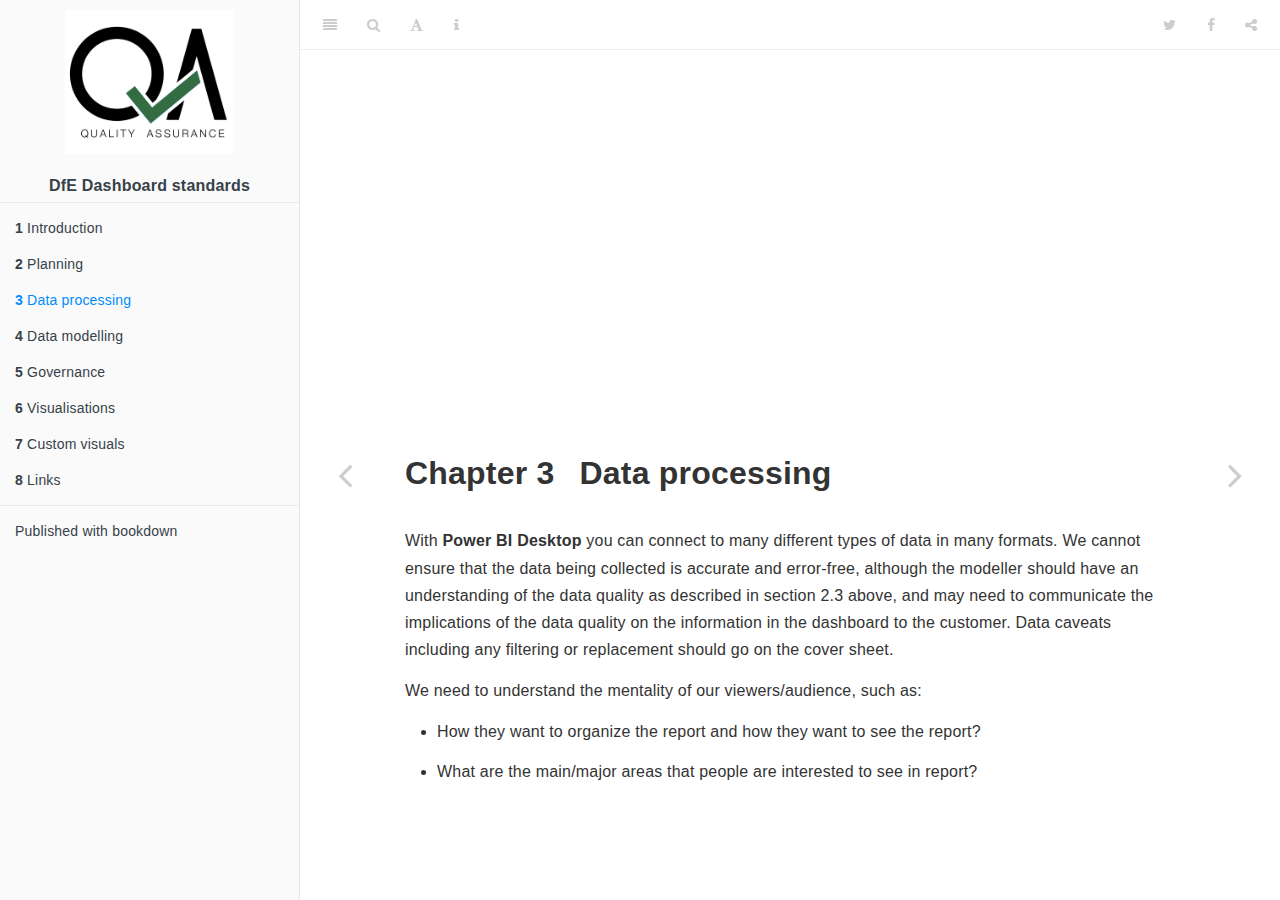
<file: docs/data-processing.html>
<!DOCTYPE html>
<html lang="" xml:lang="">
<head>

  <meta charset="utf-8" />
  <meta http-equiv="X-UA-Compatible" content="IE=edge" />
  <title>Chapter 3 Data processing | DfE Dashboard Standards for Power BI reports and dashboards</title>
  <meta name="description" content="DfE Dashboard Standards guide" />
  <meta name="generator" content="bookdown 0.21 and GitBook 2.6.7" />

  <meta property="og:title" content="Chapter 3 Data processing | DfE Dashboard Standards for Power BI reports and dashboards" />
  <meta property="og:type" content="book" />
  
  
  <meta property="og:description" content="DfE Dashboard Standards guide" />
  

  <meta name="twitter:card" content="summary" />
  <meta name="twitter:title" content="Chapter 3 Data processing | DfE Dashboard Standards for Power BI reports and dashboards" />
  
  <meta name="twitter:description" content="DfE Dashboard Standards guide" />
  

<meta name="author" content="Department for Education guidance" />


<meta name="date" content="2021-09-09" />

  <meta name="viewport" content="width=device-width, initial-scale=1" />
  <meta name="apple-mobile-web-app-capable" content="yes" />
  <meta name="apple-mobile-web-app-status-bar-style" content="black" />
  
  <link rel="shortcut icon" href="pictures/qa_logo.png" type="image/x-icon" />
<link rel="prev" href="planning.html"/>
<link rel="next" href="data-modelling.html"/>
<script src="libs/header-attrs-2.7/header-attrs.js"></script>
<script src="libs/jquery-2.2.3/jquery.min.js"></script>
<link href="libs/gitbook-2.6.7/css/style.css" rel="stylesheet" />
<link href="libs/gitbook-2.6.7/css/plugin-table.css" rel="stylesheet" />
<link href="libs/gitbook-2.6.7/css/plugin-bookdown.css" rel="stylesheet" />
<link href="libs/gitbook-2.6.7/css/plugin-highlight.css" rel="stylesheet" />
<link href="libs/gitbook-2.6.7/css/plugin-search.css" rel="stylesheet" />
<link href="libs/gitbook-2.6.7/css/plugin-fontsettings.css" rel="stylesheet" />
<link href="libs/gitbook-2.6.7/css/plugin-clipboard.css" rel="stylesheet" />












<link rel="stylesheet" href="style.css" type="text/css" />
</head>

<body>



  <div class="book without-animation with-summary font-size-2 font-family-1" data-basepath=".">

    <div class="book-summary">
      <nav role="navigation">

<ul class="summary">
<li class="toc-logo"><a href="./"><img src="pictures/qa_logo.png"></a></li>
<center><a><font size="3"><b>DfE Dashboard standards</b></font></a></center>

<li class="divider"></li>
<li class="chapter" data-level="1" data-path="index.html"><a href="index.html"><i class="fa fa-check"></i><b>1</b> Introduction</a>
<ul>
<li class="chapter" data-level="1.1" data-path="index.html"><a href="index.html#purpose"><i class="fa fa-check"></i><b>1.1</b> Purpose</a></li>
</ul></li>
<li class="chapter" data-level="2" data-path="planning.html"><a href="planning.html"><i class="fa fa-check"></i><b>2</b> Planning</a>
<ul>
<li class="chapter" data-level="2.1" data-path="planning.html"><a href="planning.html#the-requirements"><i class="fa fa-check"></i><b>2.1</b> The requirements</a></li>
<li class="chapter" data-level="2.2" data-path="planning.html"><a href="planning.html#select-the-right-type-of-dashboard"><i class="fa fa-check"></i><b>2.2</b> Select the right type of dashboard</a></li>
<li class="chapter" data-level="2.3" data-path="planning.html"><a href="planning.html#input-data"><i class="fa fa-check"></i><b>2.3</b> Input data</a></li>
</ul></li>
<li class="chapter" data-level="3" data-path="data-processing.html"><a href="data-processing.html"><i class="fa fa-check"></i><b>3</b> Data processing</a></li>
<li class="chapter" data-level="4" data-path="data-modelling.html"><a href="data-modelling.html"><i class="fa fa-check"></i><b>4</b> Data modelling</a>
<ul>
<li class="chapter" data-level="4.1" data-path="data-modelling.html"><a href="data-modelling.html#governance-and-quality-assurance"><i class="fa fa-check"></i><b>4.1</b> Governance and Quality Assurance</a></li>
</ul></li>
<li class="chapter" data-level="5" data-path="governance.html"><a href="governance.html"><i class="fa fa-check"></i><b>5</b> Governance</a>
<ul>
<li class="chapter" data-level="5.1" data-path="governance.html"><a href="governance.html#quality-assurance"><i class="fa fa-check"></i><b>5.1</b> Quality assurance</a></li>
</ul></li>
<li class="chapter" data-level="6" data-path="visualisations.html"><a href="visualisations.html"><i class="fa fa-check"></i><b>6</b> Visualisations</a>
<ul>
<li class="chapter" data-level="6.1" data-path="visualisations.html"><a href="visualisations.html#things-to-avoid"><i class="fa fa-check"></i><b>6.1</b> Things to avoid</a></li>
<li class="chapter" data-level="6.2" data-path="visualisations.html"><a href="visualisations.html#simple-concise-and-easy-to-understand"><i class="fa fa-check"></i><b>6.2</b> Simple, concise and easy to understand</a></li>
<li class="chapter" data-level="6.3" data-path="visualisations.html"><a href="visualisations.html#titles-and-labelling"><i class="fa fa-check"></i><b>6.3</b> Titles and labelling</a></li>
<li class="chapter" data-level="6.4" data-path="visualisations.html"><a href="visualisations.html#numbers"><i class="fa fa-check"></i><b>6.4</b> Numbers</a></li>
<li class="chapter" data-level="6.5" data-path="visualisations.html"><a href="visualisations.html#rounding"><i class="fa fa-check"></i><b>6.5</b> Rounding</a></li>
<li class="chapter" data-level="6.6" data-path="visualisations.html"><a href="visualisations.html#ordering-categories"><i class="fa fa-check"></i><b>6.6</b> Ordering categories</a></li>
<li class="chapter" data-level="6.7" data-path="visualisations.html"><a href="visualisations.html#filters"><i class="fa fa-check"></i><b>6.7</b> Filters</a></li>
<li class="chapter" data-level="6.8" data-path="visualisations.html"><a href="visualisations.html#interactions"><i class="fa fa-check"></i><b>6.8</b> Interactions</a></li>
<li class="chapter" data-level="6.9" data-path="visualisations.html"><a href="visualisations.html#colour"><i class="fa fa-check"></i><b>6.9</b> Colour</a></li>
<li class="chapter" data-level="6.10" data-path="visualisations.html"><a href="visualisations.html#bookmarks"><i class="fa fa-check"></i><b>6.10</b> Bookmarks</a></li>
<li class="chapter" data-level="6.11" data-path="visualisations.html"><a href="visualisations.html#tooltips"><i class="fa fa-check"></i><b>6.11</b> Tooltips</a></li>
</ul></li>
<li class="chapter" data-level="7" data-path="custom-visuals.html"><a href="custom-visuals.html"><i class="fa fa-check"></i><b>7</b> Custom visuals</a>
<ul>
<li class="chapter" data-level="7.1" data-path="custom-visuals.html"><a href="custom-visuals.html#types-of-custom-visuals"><i class="fa fa-check"></i><b>7.1</b> Types of custom visuals</a></li>
</ul></li>
<li class="chapter" data-level="8" data-path="links.html"><a href="links.html"><i class="fa fa-check"></i><b>8</b> Links</a>
<ul>
<li class="chapter" data-level="8.1" data-path="links.html"><a href="links.html#what-is-power-bi-desktop"><i class="fa fa-check"></i><b>8.1</b> What is Power BI desktop?</a></li>
<li class="chapter" data-level="8.2" data-path="links.html"><a href="links.html#government-colour-standards"><i class="fa fa-check"></i><b>8.2</b> Government colour standards</a>
<ul>
<li class="chapter" data-level="8.2.1" data-path="links.html"><a href="links.html#bar-chart-colour-palette"><i class="fa fa-check"></i><b>8.2.1</b> Bar Chart (colour palette)</a></li>
<li class="chapter" data-level="8.2.2" data-path="links.html"><a href="links.html#bar-chart-single-palette"><i class="fa fa-check"></i><b>8.2.2</b> Bar Chart (single palette)</a></li>
<li class="chapter" data-level="8.2.3" data-path="links.html"><a href="links.html#bar-chart-tinted-palette"><i class="fa fa-check"></i><b>8.2.3</b> Bar Chart (tinted palette)</a></li>
<li class="chapter" data-level="8.2.4" data-path="links.html"><a href="links.html#combi-chart-colour-palette"><i class="fa fa-check"></i><b>8.2.4</b> Combi Chart (colour palette)</a></li>
<li class="chapter" data-level="8.2.5" data-path="links.html"><a href="links.html#combi-chart-tinted-palette"><i class="fa fa-check"></i><b>8.2.5</b> Combi Chart (tinted palette)</a></li>
<li class="chapter" data-level="8.2.6" data-path="links.html"><a href="links.html#line-chart-colour-palette"><i class="fa fa-check"></i><b>8.2.6</b> Line Chart (colour palette)</a></li>
<li class="chapter" data-level="8.2.7" data-path="links.html"><a href="links.html#line-chart-tinted-palette"><i class="fa fa-check"></i><b>8.2.7</b> Line Chart (tinted palette)</a></li>
<li class="chapter" data-level="8.2.8" data-path="links.html"><a href="links.html#additional-resources"><i class="fa fa-check"></i><b>8.2.8</b> Additional resources:</a></li>
</ul></li>
<li class="chapter" data-level="8.3" data-path="links.html"><a href="links.html#custom-visuals-and-the-appsource-marketplace"><i class="fa fa-check"></i><b>8.3</b> Custom visuals and the AppSource marketplace</a></li>
<li class="chapter" data-level="8.4" data-path="links.html"><a href="links.html#useful-links"><i class="fa fa-check"></i><b>8.4</b> Useful links</a></li>
</ul></li>
<li class="divider"></li>
<li><a href="https://github.com/rstudio/bookdown" target="blank">Published with bookdown</a></li>
</ul>

      </nav>
    </div>

    <div class="book-body">
      <div class="body-inner">
        <div class="book-header" role="navigation">
          <h1>
            <i class="fa fa-circle-o-notch fa-spin"></i><a href="./">DfE Dashboard Standards for Power BI reports and dashboards</a>
          </h1>
        </div>

        <div class="page-wrapper" tabindex="-1" role="main">
          <div class="page-inner">

            <section class="normal" id="section-">
<div id="data-processing" class="section level1" number="3">
<h1><span class="header-section-number">Chapter 3</span> Data processing</h1>
<p>With <strong>Power BI Desktop</strong> you can connect to many different types of data in many formats. We cannot ensure that the data being collected is accurate and error-free, although the modeller should have an understanding of the data quality as described in section 2.3 above, and may need to communicate the implications of the data quality on the information in the dashboard to the customer. Data caveats including any filtering or replacement should go on the cover sheet.</p>
<p>We need to understand the mentality of our viewers/audience, such as:</p>
<ul>
<li><p>How they want to organize the report and how they want to see the report?</p></li>
<li><p>What are the main/major areas that people are interested to see in report?</p></li>
</ul>

</div>
            </section>

          </div>
        </div>
      </div>
<a href="planning.html" class="navigation navigation-prev " aria-label="Previous page"><i class="fa fa-angle-left"></i></a>
<a href="data-modelling.html" class="navigation navigation-next " aria-label="Next page"><i class="fa fa-angle-right"></i></a>
    </div>
  </div>
<script src="libs/gitbook-2.6.7/js/app.min.js"></script>
<script src="libs/gitbook-2.6.7/js/lunr.js"></script>
<script src="libs/gitbook-2.6.7/js/clipboard.min.js"></script>
<script src="libs/gitbook-2.6.7/js/plugin-search.js"></script>
<script src="libs/gitbook-2.6.7/js/plugin-sharing.js"></script>
<script src="libs/gitbook-2.6.7/js/plugin-fontsettings.js"></script>
<script src="libs/gitbook-2.6.7/js/plugin-bookdown.js"></script>
<script src="libs/gitbook-2.6.7/js/jquery.highlight.js"></script>
<script src="libs/gitbook-2.6.7/js/plugin-clipboard.js"></script>
<script>
gitbook.require(["gitbook"], function(gitbook) {
gitbook.start({
"sharing": {
"github": false,
"facebook": true,
"twitter": true,
"linkedin": false,
"weibo": false,
"instapaper": false,
"vk": false,
"all": ["facebook", "twitter", "linkedin", "weibo", "instapaper"]
},
"fontsettings": {
"theme": "white",
"family": "sans",
"size": 2
},
"edit": {
"link": null,
"text": null
},
"history": {
"link": null,
"text": null
},
"view": {
"link": null,
"text": null
},
"download": null,
"toc": {
"collapse": "section"
}
});
});
</script>

</body>

</html>
</file>
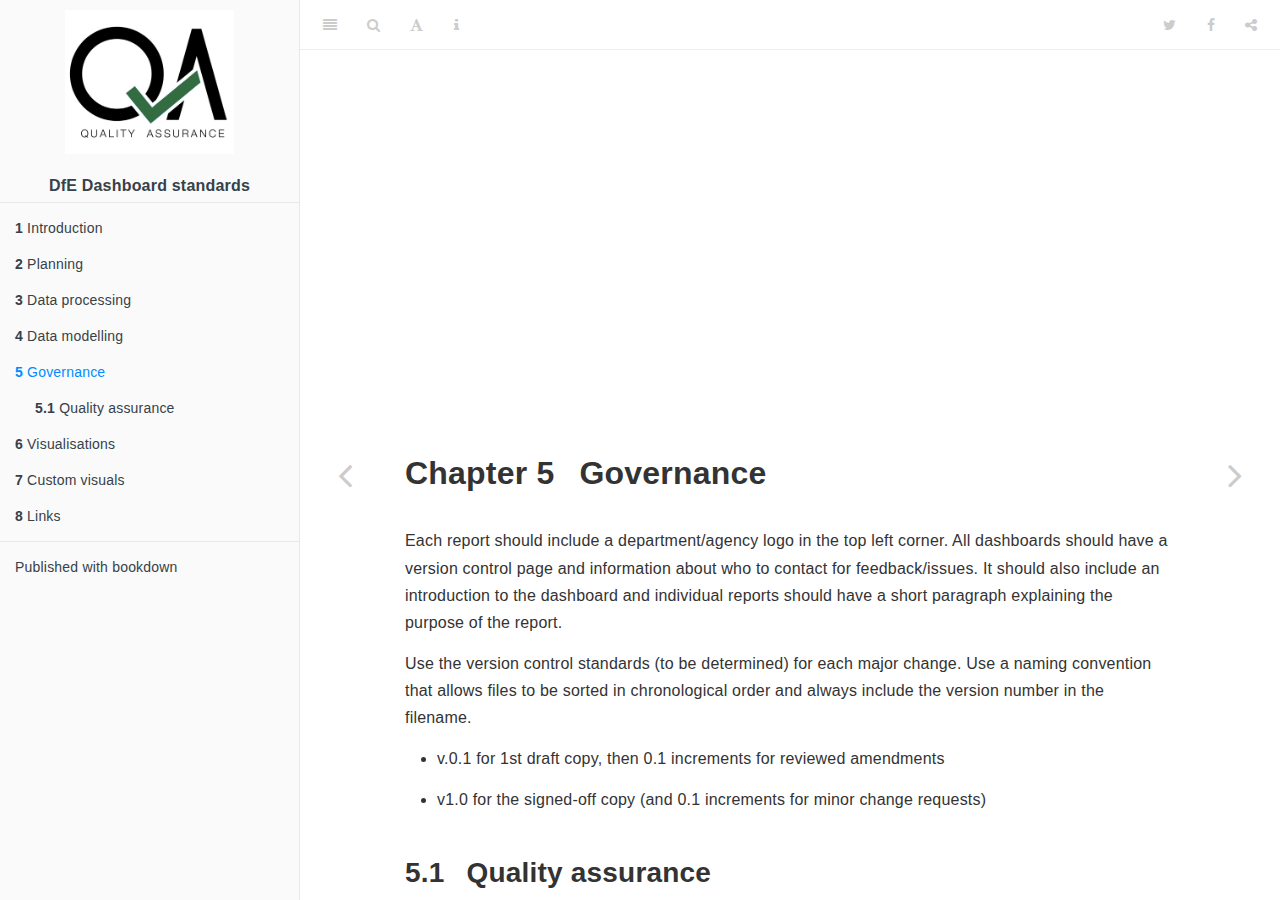
<file: docs/governance.html>
<!DOCTYPE html>
<html lang="" xml:lang="">
<head>

  <meta charset="utf-8" />
  <meta http-equiv="X-UA-Compatible" content="IE=edge" />
  <title>Chapter 5 Governance | DfE Dashboard Standards for Power BI reports and dashboards</title>
  <meta name="description" content="DfE Dashboard Standards guide" />
  <meta name="generator" content="bookdown 0.21 and GitBook 2.6.7" />

  <meta property="og:title" content="Chapter 5 Governance | DfE Dashboard Standards for Power BI reports and dashboards" />
  <meta property="og:type" content="book" />
  
  
  <meta property="og:description" content="DfE Dashboard Standards guide" />
  

  <meta name="twitter:card" content="summary" />
  <meta name="twitter:title" content="Chapter 5 Governance | DfE Dashboard Standards for Power BI reports and dashboards" />
  
  <meta name="twitter:description" content="DfE Dashboard Standards guide" />
  

<meta name="author" content="Department for Education guidance" />


<meta name="date" content="2021-09-09" />

  <meta name="viewport" content="width=device-width, initial-scale=1" />
  <meta name="apple-mobile-web-app-capable" content="yes" />
  <meta name="apple-mobile-web-app-status-bar-style" content="black" />
  
  <link rel="shortcut icon" href="pictures/qa_logo.png" type="image/x-icon" />
<link rel="prev" href="data-modelling.html"/>
<link rel="next" href="visualisations.html"/>
<script src="libs/header-attrs-2.7/header-attrs.js"></script>
<script src="libs/jquery-2.2.3/jquery.min.js"></script>
<link href="libs/gitbook-2.6.7/css/style.css" rel="stylesheet" />
<link href="libs/gitbook-2.6.7/css/plugin-table.css" rel="stylesheet" />
<link href="libs/gitbook-2.6.7/css/plugin-bookdown.css" rel="stylesheet" />
<link href="libs/gitbook-2.6.7/css/plugin-highlight.css" rel="stylesheet" />
<link href="libs/gitbook-2.6.7/css/plugin-search.css" rel="stylesheet" />
<link href="libs/gitbook-2.6.7/css/plugin-fontsettings.css" rel="stylesheet" />
<link href="libs/gitbook-2.6.7/css/plugin-clipboard.css" rel="stylesheet" />












<link rel="stylesheet" href="style.css" type="text/css" />
</head>

<body>



  <div class="book without-animation with-summary font-size-2 font-family-1" data-basepath=".">

    <div class="book-summary">
      <nav role="navigation">

<ul class="summary">
<li class="toc-logo"><a href="./"><img src="pictures/qa_logo.png"></a></li>
<center><a><font size="3"><b>DfE Dashboard standards</b></font></a></center>

<li class="divider"></li>
<li class="chapter" data-level="1" data-path="index.html"><a href="index.html"><i class="fa fa-check"></i><b>1</b> Introduction</a>
<ul>
<li class="chapter" data-level="1.1" data-path="index.html"><a href="index.html#purpose"><i class="fa fa-check"></i><b>1.1</b> Purpose</a></li>
</ul></li>
<li class="chapter" data-level="2" data-path="planning.html"><a href="planning.html"><i class="fa fa-check"></i><b>2</b> Planning</a>
<ul>
<li class="chapter" data-level="2.1" data-path="planning.html"><a href="planning.html#the-requirements"><i class="fa fa-check"></i><b>2.1</b> The requirements</a></li>
<li class="chapter" data-level="2.2" data-path="planning.html"><a href="planning.html#select-the-right-type-of-dashboard"><i class="fa fa-check"></i><b>2.2</b> Select the right type of dashboard</a></li>
<li class="chapter" data-level="2.3" data-path="planning.html"><a href="planning.html#input-data"><i class="fa fa-check"></i><b>2.3</b> Input data</a></li>
</ul></li>
<li class="chapter" data-level="3" data-path="data-processing.html"><a href="data-processing.html"><i class="fa fa-check"></i><b>3</b> Data processing</a></li>
<li class="chapter" data-level="4" data-path="data-modelling.html"><a href="data-modelling.html"><i class="fa fa-check"></i><b>4</b> Data modelling</a>
<ul>
<li class="chapter" data-level="4.1" data-path="data-modelling.html"><a href="data-modelling.html#governance-and-quality-assurance"><i class="fa fa-check"></i><b>4.1</b> Governance and Quality Assurance</a></li>
</ul></li>
<li class="chapter" data-level="5" data-path="governance.html"><a href="governance.html"><i class="fa fa-check"></i><b>5</b> Governance</a>
<ul>
<li class="chapter" data-level="5.1" data-path="governance.html"><a href="governance.html#quality-assurance"><i class="fa fa-check"></i><b>5.1</b> Quality assurance</a></li>
</ul></li>
<li class="chapter" data-level="6" data-path="visualisations.html"><a href="visualisations.html"><i class="fa fa-check"></i><b>6</b> Visualisations</a>
<ul>
<li class="chapter" data-level="6.1" data-path="visualisations.html"><a href="visualisations.html#things-to-avoid"><i class="fa fa-check"></i><b>6.1</b> Things to avoid</a></li>
<li class="chapter" data-level="6.2" data-path="visualisations.html"><a href="visualisations.html#simple-concise-and-easy-to-understand"><i class="fa fa-check"></i><b>6.2</b> Simple, concise and easy to understand</a></li>
<li class="chapter" data-level="6.3" data-path="visualisations.html"><a href="visualisations.html#titles-and-labelling"><i class="fa fa-check"></i><b>6.3</b> Titles and labelling</a></li>
<li class="chapter" data-level="6.4" data-path="visualisations.html"><a href="visualisations.html#numbers"><i class="fa fa-check"></i><b>6.4</b> Numbers</a></li>
<li class="chapter" data-level="6.5" data-path="visualisations.html"><a href="visualisations.html#rounding"><i class="fa fa-check"></i><b>6.5</b> Rounding</a></li>
<li class="chapter" data-level="6.6" data-path="visualisations.html"><a href="visualisations.html#ordering-categories"><i class="fa fa-check"></i><b>6.6</b> Ordering categories</a></li>
<li class="chapter" data-level="6.7" data-path="visualisations.html"><a href="visualisations.html#filters"><i class="fa fa-check"></i><b>6.7</b> Filters</a></li>
<li class="chapter" data-level="6.8" data-path="visualisations.html"><a href="visualisations.html#interactions"><i class="fa fa-check"></i><b>6.8</b> Interactions</a></li>
<li class="chapter" data-level="6.9" data-path="visualisations.html"><a href="visualisations.html#colour"><i class="fa fa-check"></i><b>6.9</b> Colour</a></li>
<li class="chapter" data-level="6.10" data-path="visualisations.html"><a href="visualisations.html#bookmarks"><i class="fa fa-check"></i><b>6.10</b> Bookmarks</a></li>
<li class="chapter" data-level="6.11" data-path="visualisations.html"><a href="visualisations.html#tooltips"><i class="fa fa-check"></i><b>6.11</b> Tooltips</a></li>
</ul></li>
<li class="chapter" data-level="7" data-path="custom-visuals.html"><a href="custom-visuals.html"><i class="fa fa-check"></i><b>7</b> Custom visuals</a>
<ul>
<li class="chapter" data-level="7.1" data-path="custom-visuals.html"><a href="custom-visuals.html#types-of-custom-visuals"><i class="fa fa-check"></i><b>7.1</b> Types of custom visuals</a></li>
</ul></li>
<li class="chapter" data-level="8" data-path="links.html"><a href="links.html"><i class="fa fa-check"></i><b>8</b> Links</a>
<ul>
<li class="chapter" data-level="8.1" data-path="links.html"><a href="links.html#what-is-power-bi-desktop"><i class="fa fa-check"></i><b>8.1</b> What is Power BI desktop?</a></li>
<li class="chapter" data-level="8.2" data-path="links.html"><a href="links.html#government-colour-standards"><i class="fa fa-check"></i><b>8.2</b> Government colour standards</a>
<ul>
<li class="chapter" data-level="8.2.1" data-path="links.html"><a href="links.html#bar-chart-colour-palette"><i class="fa fa-check"></i><b>8.2.1</b> Bar Chart (colour palette)</a></li>
<li class="chapter" data-level="8.2.2" data-path="links.html"><a href="links.html#bar-chart-single-palette"><i class="fa fa-check"></i><b>8.2.2</b> Bar Chart (single palette)</a></li>
<li class="chapter" data-level="8.2.3" data-path="links.html"><a href="links.html#bar-chart-tinted-palette"><i class="fa fa-check"></i><b>8.2.3</b> Bar Chart (tinted palette)</a></li>
<li class="chapter" data-level="8.2.4" data-path="links.html"><a href="links.html#combi-chart-colour-palette"><i class="fa fa-check"></i><b>8.2.4</b> Combi Chart (colour palette)</a></li>
<li class="chapter" data-level="8.2.5" data-path="links.html"><a href="links.html#combi-chart-tinted-palette"><i class="fa fa-check"></i><b>8.2.5</b> Combi Chart (tinted palette)</a></li>
<li class="chapter" data-level="8.2.6" data-path="links.html"><a href="links.html#line-chart-colour-palette"><i class="fa fa-check"></i><b>8.2.6</b> Line Chart (colour palette)</a></li>
<li class="chapter" data-level="8.2.7" data-path="links.html"><a href="links.html#line-chart-tinted-palette"><i class="fa fa-check"></i><b>8.2.7</b> Line Chart (tinted palette)</a></li>
<li class="chapter" data-level="8.2.8" data-path="links.html"><a href="links.html#additional-resources"><i class="fa fa-check"></i><b>8.2.8</b> Additional resources:</a></li>
</ul></li>
<li class="chapter" data-level="8.3" data-path="links.html"><a href="links.html#custom-visuals-and-the-appsource-marketplace"><i class="fa fa-check"></i><b>8.3</b> Custom visuals and the AppSource marketplace</a></li>
<li class="chapter" data-level="8.4" data-path="links.html"><a href="links.html#useful-links"><i class="fa fa-check"></i><b>8.4</b> Useful links</a></li>
</ul></li>
<li class="divider"></li>
<li><a href="https://github.com/rstudio/bookdown" target="blank">Published with bookdown</a></li>
</ul>

      </nav>
    </div>

    <div class="book-body">
      <div class="body-inner">
        <div class="book-header" role="navigation">
          <h1>
            <i class="fa fa-circle-o-notch fa-spin"></i><a href="./">DfE Dashboard Standards for Power BI reports and dashboards</a>
          </h1>
        </div>

        <div class="page-wrapper" tabindex="-1" role="main">
          <div class="page-inner">

            <section class="normal" id="section-">
<div id="governance" class="section level1" number="5">
<h1><span class="header-section-number">Chapter 5</span> Governance</h1>
<p>Each report should include a department/agency logo in the top left corner. All dashboards should have a version control page and information about who to contact for feedback/issues. It should also include an introduction to the dashboard and individual reports should have a short paragraph explaining the purpose of the report.</p>
<p>Use the version control standards (to be determined) for each major change. Use a naming convention that allows files to be sorted in chronological order and always include the version number in the filename.</p>
<ul>
<li><p>v.0.1 for 1st draft copy, then 0.1 increments for reviewed amendments</p></li>
<li><p>v1.0 for the signed-off copy (and 0.1 increments for minor change requests)</p></li>
</ul>
<div id="quality-assurance" class="section level2" number="5.1">
<h2><span class="header-section-number">5.1</span> Quality assurance</h2>
<p>The <a href="https://educationgovuk.sharepoint.com/:w:/r/sites/sarpi/g/_layouts/15/Doc.aspx?sourcedoc=%7BCE688250-04F4-41A2-9951-230577A8F129%7D&amp;file=DfE%20Quality%20Assurance%20Framework.docx&amp;action=default&amp;mobileredirect=true">DfE Quality Assurance Framework</a> applies to all analysis, including dashboards. A bespoke <a href="https://educationgovuk.sharepoint.com/:x:/r/sites/sarpi/g/_layouts/15/Doc.aspx?sourcedoc=%7B3ED617E7-CFA2-45E9-816E-A175AA12AAD4%7D&amp;file=DfE-Dashboard-QA-log.xlsx&amp;action=default&amp;mobileredirect=true">Dashboard QA log</a> can be found on the <a href="https://educationgovuk.sharepoint.com/sites/sarpi/g/SitePages/Quality-Assurance.aspx">QA Sharepoint pages</a>. The QA log is based on the DfE QA framework but has been tailored such that the checks suggested, and language used, are more specific to dashboards.</p>
<p>The log should be used for any dashboards that have required a total of 3 or more days resource to create or which have a high impact. By using the log, you can record QA activity through ratings, comments, and recommendations for further action. The QA ratings given for each area will be converted into an overall QA score for your dashboard which can be seen at the top of the page. As per the wider guidance around using a QA log, you are free to add additional activities to the log to record any other checks that have taken place.</p>
<p>It is also important to remember that the purpose of the log is to reflect the level of risk associated with the work therefore where proportionate QA has been carried out the QA log score may be low and/or there may be several areas that show as red or amber. As long as your customers are aware of and happy to accept the level of risk, that is totally acceptable. If that is not the case, further QA activities may be required in order to strengthen the QA and reduce risk.</p>
<p>If you have any questions about the QA framework or the dashboard QA log, or if you have any suggestions about how the dashboard QA log could be improved, please contact Model Improvement and Assurance Unit using the following email:</p>
<p><a href="mailto:modellingandqa@educationgovuk.onmicrosoft.com" class="email">modellingandqa@educationgovuk.onmicrosoft.com</a></p>

</div>
</div>
            </section>

          </div>
        </div>
      </div>
<a href="data-modelling.html" class="navigation navigation-prev " aria-label="Previous page"><i class="fa fa-angle-left"></i></a>
<a href="visualisations.html" class="navigation navigation-next " aria-label="Next page"><i class="fa fa-angle-right"></i></a>
    </div>
  </div>
<script src="libs/gitbook-2.6.7/js/app.min.js"></script>
<script src="libs/gitbook-2.6.7/js/lunr.js"></script>
<script src="libs/gitbook-2.6.7/js/clipboard.min.js"></script>
<script src="libs/gitbook-2.6.7/js/plugin-search.js"></script>
<script src="libs/gitbook-2.6.7/js/plugin-sharing.js"></script>
<script src="libs/gitbook-2.6.7/js/plugin-fontsettings.js"></script>
<script src="libs/gitbook-2.6.7/js/plugin-bookdown.js"></script>
<script src="libs/gitbook-2.6.7/js/jquery.highlight.js"></script>
<script src="libs/gitbook-2.6.7/js/plugin-clipboard.js"></script>
<script>
gitbook.require(["gitbook"], function(gitbook) {
gitbook.start({
"sharing": {
"github": false,
"facebook": true,
"twitter": true,
"linkedin": false,
"weibo": false,
"instapaper": false,
"vk": false,
"all": ["facebook", "twitter", "linkedin", "weibo", "instapaper"]
},
"fontsettings": {
"theme": "white",
"family": "sans",
"size": 2
},
"edit": {
"link": null,
"text": null
},
"history": {
"link": null,
"text": null
},
"view": {
"link": null,
"text": null
},
"download": null,
"toc": {
"collapse": "section"
}
});
});
</script>

</body>

</html>
</file>
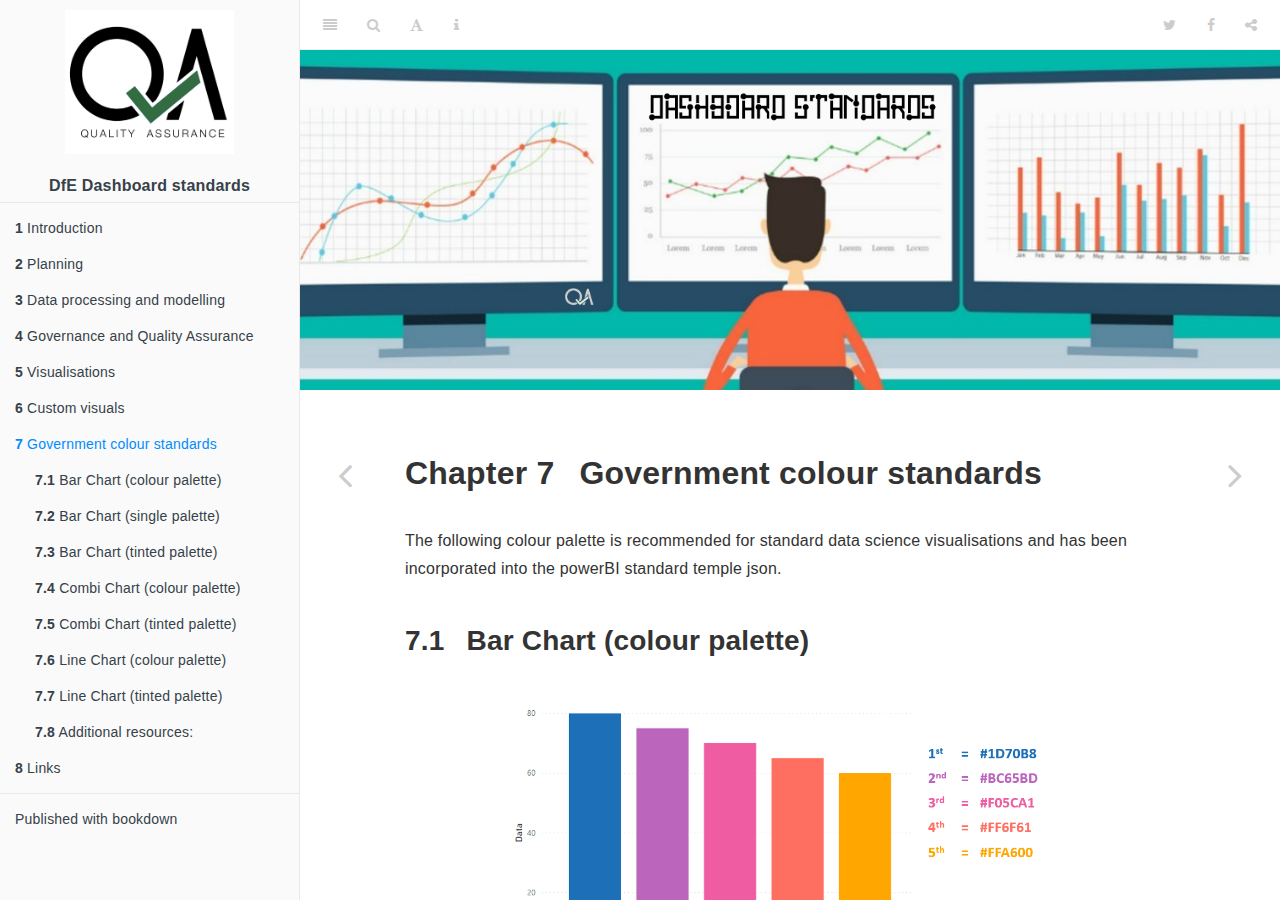
<file: docs/government-colour-standards.html>
<!DOCTYPE html>
<html lang="" xml:lang="">
<head>

  <meta charset="utf-8" />
  <meta http-equiv="X-UA-Compatible" content="IE=edge" />
  <title>Chapter 7 Government colour standards | DfE Dashboard Standards for Power BI reports and dashboards</title>
  <meta name="description" content="DfE Dashboard Standards guide" />
  <meta name="generator" content="bookdown 0.21 and GitBook 2.6.7" />

  <meta property="og:title" content="Chapter 7 Government colour standards | DfE Dashboard Standards for Power BI reports and dashboards" />
  <meta property="og:type" content="book" />
  
  
  <meta property="og:description" content="DfE Dashboard Standards guide" />
  

  <meta name="twitter:card" content="summary" />
  <meta name="twitter:title" content="Chapter 7 Government colour standards | DfE Dashboard Standards for Power BI reports and dashboards" />
  
  <meta name="twitter:description" content="DfE Dashboard Standards guide" />
  

<meta name="author" content="Department for Education guidance" />


<meta name="date" content="2021-09-17" />

  <meta name="viewport" content="width=device-width, initial-scale=1" />
  <meta name="apple-mobile-web-app-capable" content="yes" />
  <meta name="apple-mobile-web-app-status-bar-style" content="black" />
  
  <link rel="shortcut icon" href="pictures/qa_logo.png" type="image/x-icon" />
<link rel="prev" href="custom-visuals.html"/>
<link rel="next" href="links.html"/>
<script src="libs/header-attrs-2.7/header-attrs.js"></script>
<script src="libs/jquery-2.2.3/jquery.min.js"></script>
<link href="libs/gitbook-2.6.7/css/style.css" rel="stylesheet" />
<link href="libs/gitbook-2.6.7/css/plugin-table.css" rel="stylesheet" />
<link href="libs/gitbook-2.6.7/css/plugin-bookdown.css" rel="stylesheet" />
<link href="libs/gitbook-2.6.7/css/plugin-highlight.css" rel="stylesheet" />
<link href="libs/gitbook-2.6.7/css/plugin-search.css" rel="stylesheet" />
<link href="libs/gitbook-2.6.7/css/plugin-fontsettings.css" rel="stylesheet" />
<link href="libs/gitbook-2.6.7/css/plugin-clipboard.css" rel="stylesheet" />












<link rel="stylesheet" href="style.css" type="text/css" />
</head>

<body>



  <div class="book without-animation with-summary font-size-2 font-family-1" data-basepath=".">

    <div class="book-summary">
      <nav role="navigation">

<ul class="summary">
<li class="toc-logo"><a href="./"><img src="pictures/qa_logo.png"></a></li>
<center><a><font size="3"><b>DfE Dashboard standards</b></font></a></center>

<li class="divider"></li>
<li class="chapter" data-level="1" data-path="index.html"><a href="index.html"><i class="fa fa-check"></i><b>1</b> Introduction</a>
<ul>
<li class="chapter" data-level="1.1" data-path="index.html"><a href="index.html#purpose"><i class="fa fa-check"></i><b>1.1</b> Purpose</a></li>
<li class="chapter" data-level="1.2" data-path="index.html"><a href="index.html#version-control"><i class="fa fa-check"></i><b>1.2</b> Version control</a></li>
</ul></li>
<li class="chapter" data-level="2" data-path="planning.html"><a href="planning.html"><i class="fa fa-check"></i><b>2</b> Planning</a>
<ul>
<li class="chapter" data-level="2.1" data-path="planning.html"><a href="planning.html#the-requirements"><i class="fa fa-check"></i><b>2.1</b> The requirements</a></li>
<li class="chapter" data-level="2.2" data-path="planning.html"><a href="planning.html#select-the-right-type-of-dashboard"><i class="fa fa-check"></i><b>2.2</b> Select the right type of dashboard</a></li>
<li class="chapter" data-level="2.3" data-path="planning.html"><a href="planning.html#input-data"><i class="fa fa-check"></i><b>2.3</b> Input data</a></li>
</ul></li>
<li class="chapter" data-level="3" data-path="data-processing-and-modelling.html"><a href="data-processing-and-modelling.html"><i class="fa fa-check"></i><b>3</b> Data processing and modelling</a>
<ul>
<li class="chapter" data-level="3.1" data-path="data-processing-and-modelling.html"><a href="data-processing-and-modelling.html#data-processing"><i class="fa fa-check"></i><b>3.1</b> Data processing</a></li>
<li class="chapter" data-level="3.2" data-path="data-processing-and-modelling.html"><a href="data-processing-and-modelling.html#data-modelling"><i class="fa fa-check"></i><b>3.2</b> Data modelling</a></li>
</ul></li>
<li class="chapter" data-level="4" data-path="governance-and-quality-assurance.html"><a href="governance-and-quality-assurance.html"><i class="fa fa-check"></i><b>4</b> Governance and Quality Assurance</a>
<ul>
<li class="chapter" data-level="4.1" data-path="governance-and-quality-assurance.html"><a href="governance-and-quality-assurance.html#governance"><i class="fa fa-check"></i><b>4.1</b> Governance</a></li>
<li class="chapter" data-level="4.2" data-path="governance-and-quality-assurance.html"><a href="governance-and-quality-assurance.html#quality-assurance"><i class="fa fa-check"></i><b>4.2</b> Quality assurance</a></li>
</ul></li>
<li class="chapter" data-level="5" data-path="visualisations.html"><a href="visualisations.html"><i class="fa fa-check"></i><b>5</b> Visualisations</a>
<ul>
<li class="chapter" data-level="5.1" data-path="visualisations.html"><a href="visualisations.html#things-to-avoid"><i class="fa fa-check"></i><b>5.1</b> Things to avoid</a></li>
<li class="chapter" data-level="5.2" data-path="visualisations.html"><a href="visualisations.html#simple-concise-and-easy-to-understand"><i class="fa fa-check"></i><b>5.2</b> Simple, concise and easy to understand</a></li>
<li class="chapter" data-level="5.3" data-path="visualisations.html"><a href="visualisations.html#titles-and-labelling"><i class="fa fa-check"></i><b>5.3</b> Titles and labelling</a></li>
<li class="chapter" data-level="5.4" data-path="visualisations.html"><a href="visualisations.html#numbers"><i class="fa fa-check"></i><b>5.4</b> Numbers</a></li>
<li class="chapter" data-level="5.5" data-path="visualisations.html"><a href="visualisations.html#rounding"><i class="fa fa-check"></i><b>5.5</b> Rounding</a></li>
<li class="chapter" data-level="5.6" data-path="visualisations.html"><a href="visualisations.html#ordering-categories"><i class="fa fa-check"></i><b>5.6</b> Ordering categories</a></li>
<li class="chapter" data-level="5.7" data-path="visualisations.html"><a href="visualisations.html#filters"><i class="fa fa-check"></i><b>5.7</b> Filters</a></li>
<li class="chapter" data-level="5.8" data-path="visualisations.html"><a href="visualisations.html#interactions"><i class="fa fa-check"></i><b>5.8</b> Interactions</a></li>
<li class="chapter" data-level="5.9" data-path="visualisations.html"><a href="visualisations.html#colour"><i class="fa fa-check"></i><b>5.9</b> Colour</a></li>
<li class="chapter" data-level="5.10" data-path="visualisations.html"><a href="visualisations.html#bookmarks"><i class="fa fa-check"></i><b>5.10</b> Bookmarks</a></li>
<li class="chapter" data-level="5.11" data-path="visualisations.html"><a href="visualisations.html#tooltips"><i class="fa fa-check"></i><b>5.11</b> Tooltips</a></li>
</ul></li>
<li class="chapter" data-level="6" data-path="custom-visuals.html"><a href="custom-visuals.html"><i class="fa fa-check"></i><b>6</b> Custom visuals</a>
<ul>
<li class="chapter" data-level="6.1" data-path="custom-visuals.html"><a href="custom-visuals.html#types-of-custom-visuals"><i class="fa fa-check"></i><b>6.1</b> Types of custom visuals</a></li>
</ul></li>
<li class="chapter" data-level="7" data-path="government-colour-standards.html"><a href="government-colour-standards.html"><i class="fa fa-check"></i><b>7</b> Government colour standards</a>
<ul>
<li class="chapter" data-level="7.1" data-path="government-colour-standards.html"><a href="government-colour-standards.html#bar-chart-colour-palette"><i class="fa fa-check"></i><b>7.1</b> Bar Chart (colour palette)</a></li>
<li class="chapter" data-level="7.2" data-path="government-colour-standards.html"><a href="government-colour-standards.html#bar-chart-single-palette"><i class="fa fa-check"></i><b>7.2</b> Bar Chart (single palette)</a></li>
<li class="chapter" data-level="7.3" data-path="government-colour-standards.html"><a href="government-colour-standards.html#bar-chart-tinted-palette"><i class="fa fa-check"></i><b>7.3</b> Bar Chart (tinted palette)</a></li>
<li class="chapter" data-level="7.4" data-path="government-colour-standards.html"><a href="government-colour-standards.html#combi-chart-colour-palette"><i class="fa fa-check"></i><b>7.4</b> Combi Chart (colour palette)</a></li>
<li class="chapter" data-level="7.5" data-path="government-colour-standards.html"><a href="government-colour-standards.html#combi-chart-tinted-palette"><i class="fa fa-check"></i><b>7.5</b> Combi Chart (tinted palette)</a></li>
<li class="chapter" data-level="7.6" data-path="government-colour-standards.html"><a href="government-colour-standards.html#line-chart-colour-palette"><i class="fa fa-check"></i><b>7.6</b> Line Chart (colour palette)</a></li>
<li class="chapter" data-level="7.7" data-path="government-colour-standards.html"><a href="government-colour-standards.html#line-chart-tinted-palette"><i class="fa fa-check"></i><b>7.7</b> Line Chart (tinted palette)</a></li>
<li class="chapter" data-level="7.8" data-path="government-colour-standards.html"><a href="government-colour-standards.html#additional-resources"><i class="fa fa-check"></i><b>7.8</b> Additional resources:</a></li>
</ul></li>
<li class="chapter" data-level="8" data-path="links.html"><a href="links.html"><i class="fa fa-check"></i><b>8</b> Links</a>
<ul>
<li class="chapter" data-level="8.1" data-path="links.html"><a href="links.html#what-is-power-bi-desktop"><i class="fa fa-check"></i><b>8.1</b> What is Power BI desktop?</a></li>
<li class="chapter" data-level="8.2" data-path="links.html"><a href="links.html#custom-visuals-and-the-appsource-marketplace"><i class="fa fa-check"></i><b>8.2</b> Custom visuals and the AppSource marketplace</a></li>
<li class="chapter" data-level="8.3" data-path="links.html"><a href="links.html#useful-links"><i class="fa fa-check"></i><b>8.3</b> Useful links</a></li>
</ul></li>
<li class="divider"></li>
<li><a href="https://github.com/rstudio/bookdown" target="blank">Published with bookdown</a></li>
</ul>

      </nav>
    </div>

    <div class="book-body">
      <div class="body-inner">
        <div class="book-header" role="navigation">
          <h1>
            <i class="fa fa-circle-o-notch fa-spin"></i><a href="./">DfE Dashboard Standards for Power BI reports and dashboards</a>
          </h1>
        </div>

        <div class="page-wrapper" tabindex="-1" role="main">
          <div class="page-inner">

            <section class="normal" id="section-">
<link href="style.css" rel="stylesheet">
<div class="hero-image-container"> 
  <img class= "hero-image" src="pictures/hero_img.png">
</div>
<div id="government-colour-standards" class="section level1" number="7">
<h1><span class="header-section-number">Chapter 7</span> Government colour standards</h1>
<p>The following colour palette is recommended for standard data science visualisations and has been incorporated into the powerBI standard temple json.</p>
<div id="bar-chart-colour-palette" class="section level2" number="7.1">
<h2><span class="header-section-number">7.1</span> Bar Chart (colour palette)</h2>
<center>
<p><img src="pictures/bar_chart_colour_palette.png" title="The bar chart colour palette." style="width:75.0%" /></p>
</center>
<p>1st = #1D70B8, 2nd = #BC65BD, 3rd = #F05CA1, 4th = #FF6F61, 5th = #FFA600</p>
</div>
<div id="bar-chart-single-palette" class="section level2" number="7.2">
<h2><span class="header-section-number">7.2</span> Bar Chart (single palette)</h2>
<center>
<p><img src="pictures/bar_chart_single_palette.png" title="The bar chart single palette." style="width:75.0%" /></p>
</center>
<p>1st = #1D70B8</p>
</div>
<div id="bar-chart-tinted-palette" class="section level2" number="7.3">
<h2><span class="header-section-number">7.3</span> Bar Chart (tinted palette)</h2>
<center>
<p><img src="pictures/bar_chart_tinted_palette.png" title="The bar chart tinted palette." style="width:75.0%" /></p>
</center>
<p>1st = #1D70B8, 2nd = #3088C8, 3rd = #489FD6, 4th = #62B7E4, 5th = #7FCFF2</p>
</div>
<div id="combi-chart-colour-palette" class="section level2" number="7.4">
<h2><span class="header-section-number">7.4</span> Combi Chart (colour palette)</h2>
<center>
<p><img src="pictures/combi_chart_colour_palette.png" title="The combi chart colour palette." style="width:75.0%" /></p>
</center>
<p>1st = #1D70B8, 2nd = #F05CA1, 3rd = #FFA600</p>
</div>
<div id="combi-chart-tinted-palette" class="section level2" number="7.5">
<h2><span class="header-section-number">7.5</span> Combi Chart (tinted palette)</h2>
<center>
<p><img src="pictures/combi_chart_tinted_palette.png" title="The combi chart tinted palette." style="width:75.0%" /></p>
</center>
<p>1st= #1D70B8, 2nd = #489FD6, 3rd = #FFA600</p>
</div>
<div id="line-chart-colour-palette" class="section level2" number="7.6">
<h2><span class="header-section-number">7.6</span> Line Chart (colour palette)</h2>
<center>
<p><img src="pictures/line_chart_colour_palette.png" title="The line chart colour palette." style="width:75.0%" /></p>
</center>
<p>1st = #1D70B8, 2nd = #BC65BD, 3rd = #F05CA1, 4th = #FF6F61, 5th = #FFA600</p>
</div>
<div id="line-chart-tinted-palette" class="section level2" number="7.7">
<h2><span class="header-section-number">7.7</span> Line Chart (tinted palette)</h2>
<center>
<p><img src="pictures/line_chart_tinted_palette.png" title="The line chart tinted palette." style="width:75.0%" /></p>
</center>
<p>1st= #1D70B8, 2nd = #3088C8, 3rd = #489FD6, 4th = #62B7E4, 5th = #7FCFF2</p>
</div>
<div id="additional-resources" class="section level2" number="7.8">
<h2><span class="header-section-number">7.8</span> Additional resources:</h2>
<p><a href="https://style.ons.gov.uk/category/data-visualisation/" class="uri">https://style.ons.gov.uk/category/data-visualisation/</a></p>
<p><a href="https://design-system.service.gov.uk/styles/colour/" class="uri">https://design-system.service.gov.uk/styles/colour/</a></p>

</div>
</div>
            </section>

          </div>
        </div>
      </div>
<a href="custom-visuals.html" class="navigation navigation-prev " aria-label="Previous page"><i class="fa fa-angle-left"></i></a>
<a href="links.html" class="navigation navigation-next " aria-label="Next page"><i class="fa fa-angle-right"></i></a>
    </div>
  </div>
<script src="libs/gitbook-2.6.7/js/app.min.js"></script>
<script src="libs/gitbook-2.6.7/js/lunr.js"></script>
<script src="libs/gitbook-2.6.7/js/clipboard.min.js"></script>
<script src="libs/gitbook-2.6.7/js/plugin-search.js"></script>
<script src="libs/gitbook-2.6.7/js/plugin-sharing.js"></script>
<script src="libs/gitbook-2.6.7/js/plugin-fontsettings.js"></script>
<script src="libs/gitbook-2.6.7/js/plugin-bookdown.js"></script>
<script src="libs/gitbook-2.6.7/js/jquery.highlight.js"></script>
<script src="libs/gitbook-2.6.7/js/plugin-clipboard.js"></script>
<script>
gitbook.require(["gitbook"], function(gitbook) {
gitbook.start({
"sharing": {
"github": false,
"facebook": true,
"twitter": true,
"linkedin": false,
"weibo": false,
"instapaper": false,
"vk": false,
"all": ["facebook", "twitter", "linkedin", "weibo", "instapaper"]
},
"fontsettings": {
"theme": "white",
"family": "sans",
"size": 2
},
"edit": {
"link": null,
"text": null
},
"history": {
"link": null,
"text": null
},
"view": {
"link": null,
"text": null
},
"download": null,
"toc": {
"collapse": "section"
}
});
});
</script>

</body>

</html>
</file>
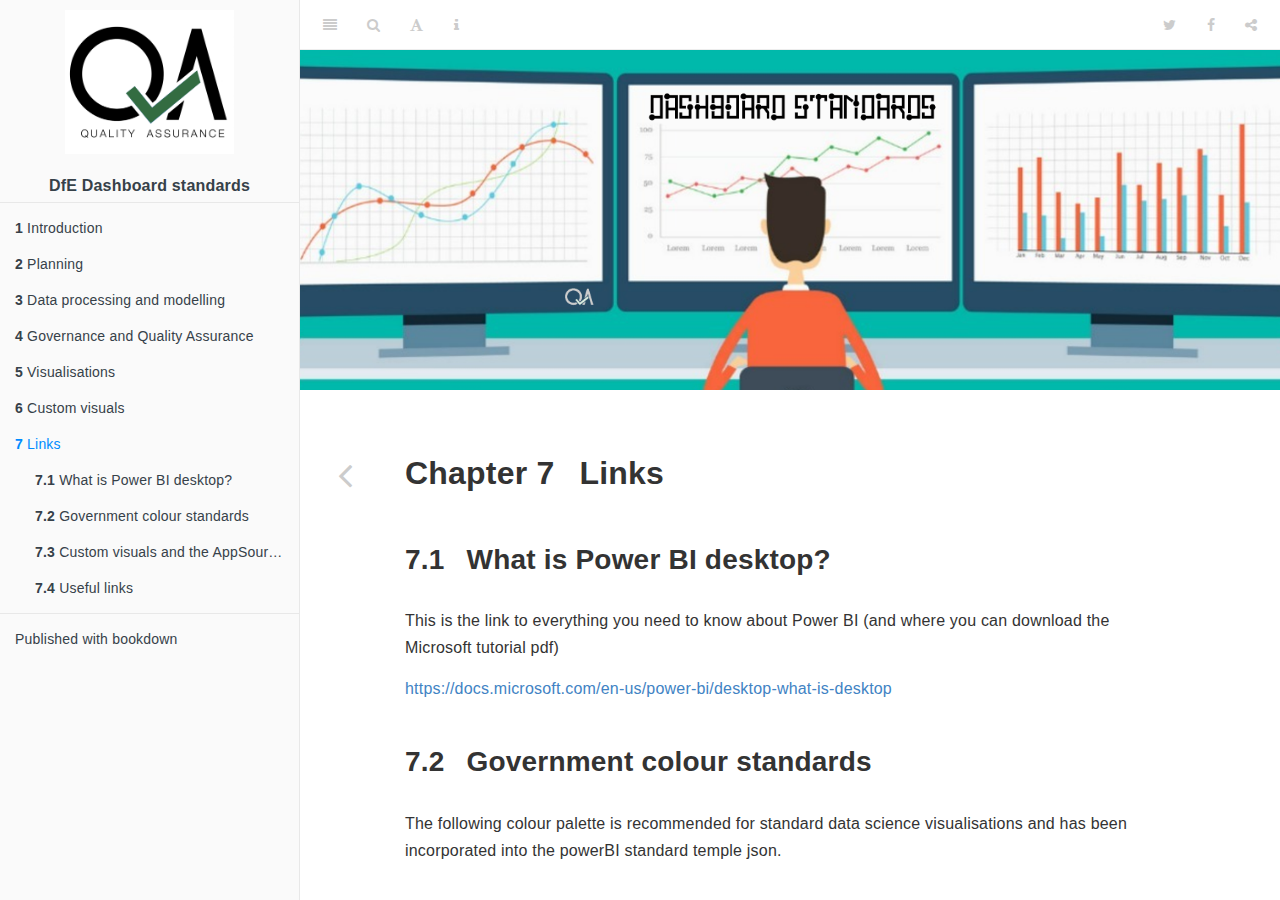
<file: docs/links.html>
<!DOCTYPE html>
<html lang="" xml:lang="">
<head>

  <meta charset="utf-8" />
  <meta http-equiv="X-UA-Compatible" content="IE=edge" />
  <title>Chapter 7 Links | DfE Dashboard Standards for Power BI reports and dashboards</title>
  <meta name="description" content="DfE Dashboard Standards guide" />
  <meta name="generator" content="bookdown 0.21 and GitBook 2.6.7" />

  <meta property="og:title" content="Chapter 7 Links | DfE Dashboard Standards for Power BI reports and dashboards" />
  <meta property="og:type" content="book" />
  
  
  <meta property="og:description" content="DfE Dashboard Standards guide" />
  

  <meta name="twitter:card" content="summary" />
  <meta name="twitter:title" content="Chapter 7 Links | DfE Dashboard Standards for Power BI reports and dashboards" />
  
  <meta name="twitter:description" content="DfE Dashboard Standards guide" />
  

<meta name="author" content="Department for Education guidance" />


<meta name="date" content="2021-09-10" />

  <meta name="viewport" content="width=device-width, initial-scale=1" />
  <meta name="apple-mobile-web-app-capable" content="yes" />
  <meta name="apple-mobile-web-app-status-bar-style" content="black" />
  
  <link rel="shortcut icon" href="pictures/qa_logo.png" type="image/x-icon" />
<link rel="prev" href="custom-visuals.html"/>

<script src="libs/header-attrs-2.7/header-attrs.js"></script>
<script src="libs/jquery-2.2.3/jquery.min.js"></script>
<link href="libs/gitbook-2.6.7/css/style.css" rel="stylesheet" />
<link href="libs/gitbook-2.6.7/css/plugin-table.css" rel="stylesheet" />
<link href="libs/gitbook-2.6.7/css/plugin-bookdown.css" rel="stylesheet" />
<link href="libs/gitbook-2.6.7/css/plugin-highlight.css" rel="stylesheet" />
<link href="libs/gitbook-2.6.7/css/plugin-search.css" rel="stylesheet" />
<link href="libs/gitbook-2.6.7/css/plugin-fontsettings.css" rel="stylesheet" />
<link href="libs/gitbook-2.6.7/css/plugin-clipboard.css" rel="stylesheet" />












<link rel="stylesheet" href="style.css" type="text/css" />
</head>

<body>



  <div class="book without-animation with-summary font-size-2 font-family-1" data-basepath=".">

    <div class="book-summary">
      <nav role="navigation">

<ul class="summary">
<li class="toc-logo"><a href="./"><img src="pictures/qa_logo.png"></a></li>
<center><a><font size="3"><b>DfE Dashboard standards</b></font></a></center>

<li class="divider"></li>
<li class="chapter" data-level="1" data-path="index.html"><a href="index.html"><i class="fa fa-check"></i><b>1</b> Introduction</a>
<ul>
<li class="chapter" data-level="1.1" data-path="index.html"><a href="index.html#purpose"><i class="fa fa-check"></i><b>1.1</b> Purpose</a></li>
</ul></li>
<li class="chapter" data-level="2" data-path="planning.html"><a href="planning.html"><i class="fa fa-check"></i><b>2</b> Planning</a>
<ul>
<li class="chapter" data-level="2.1" data-path="planning.html"><a href="planning.html#the-requirements"><i class="fa fa-check"></i><b>2.1</b> The requirements</a></li>
<li class="chapter" data-level="2.2" data-path="planning.html"><a href="planning.html#select-the-right-type-of-dashboard"><i class="fa fa-check"></i><b>2.2</b> Select the right type of dashboard</a></li>
<li class="chapter" data-level="2.3" data-path="planning.html"><a href="planning.html#input-data"><i class="fa fa-check"></i><b>2.3</b> Input data</a></li>
</ul></li>
<li class="chapter" data-level="3" data-path="data-processing-and-modelling.html"><a href="data-processing-and-modelling.html"><i class="fa fa-check"></i><b>3</b> Data processing and modelling</a>
<ul>
<li class="chapter" data-level="3.1" data-path="data-processing-and-modelling.html"><a href="data-processing-and-modelling.html#data-processing"><i class="fa fa-check"></i><b>3.1</b> Data processing</a></li>
<li class="chapter" data-level="3.2" data-path="data-processing-and-modelling.html"><a href="data-processing-and-modelling.html#data-modelling"><i class="fa fa-check"></i><b>3.2</b> Data modelling</a></li>
</ul></li>
<li class="chapter" data-level="4" data-path="governance-and-quality-assurance.html"><a href="governance-and-quality-assurance.html"><i class="fa fa-check"></i><b>4</b> Governance and Quality Assurance</a>
<ul>
<li class="chapter" data-level="4.1" data-path="governance-and-quality-assurance.html"><a href="governance-and-quality-assurance.html#governance"><i class="fa fa-check"></i><b>4.1</b> Governance</a></li>
<li class="chapter" data-level="4.2" data-path="governance-and-quality-assurance.html"><a href="governance-and-quality-assurance.html#quality-assurance"><i class="fa fa-check"></i><b>4.2</b> Quality assurance</a></li>
</ul></li>
<li class="chapter" data-level="5" data-path="visualisations.html"><a href="visualisations.html"><i class="fa fa-check"></i><b>5</b> Visualisations</a>
<ul>
<li class="chapter" data-level="5.1" data-path="visualisations.html"><a href="visualisations.html#things-to-avoid"><i class="fa fa-check"></i><b>5.1</b> Things to avoid</a></li>
<li class="chapter" data-level="5.2" data-path="visualisations.html"><a href="visualisations.html#simple-concise-and-easy-to-understand"><i class="fa fa-check"></i><b>5.2</b> Simple, concise and easy to understand</a></li>
<li class="chapter" data-level="5.3" data-path="visualisations.html"><a href="visualisations.html#titles-and-labelling"><i class="fa fa-check"></i><b>5.3</b> Titles and labelling</a></li>
<li class="chapter" data-level="5.4" data-path="visualisations.html"><a href="visualisations.html#numbers"><i class="fa fa-check"></i><b>5.4</b> Numbers</a></li>
<li class="chapter" data-level="5.5" data-path="visualisations.html"><a href="visualisations.html#rounding"><i class="fa fa-check"></i><b>5.5</b> Rounding</a></li>
<li class="chapter" data-level="5.6" data-path="visualisations.html"><a href="visualisations.html#ordering-categories"><i class="fa fa-check"></i><b>5.6</b> Ordering categories</a></li>
<li class="chapter" data-level="5.7" data-path="visualisations.html"><a href="visualisations.html#filters"><i class="fa fa-check"></i><b>5.7</b> Filters</a></li>
<li class="chapter" data-level="5.8" data-path="visualisations.html"><a href="visualisations.html#interactions"><i class="fa fa-check"></i><b>5.8</b> Interactions</a></li>
<li class="chapter" data-level="5.9" data-path="visualisations.html"><a href="visualisations.html#colour"><i class="fa fa-check"></i><b>5.9</b> Colour</a></li>
<li class="chapter" data-level="5.10" data-path="visualisations.html"><a href="visualisations.html#bookmarks"><i class="fa fa-check"></i><b>5.10</b> Bookmarks</a></li>
<li class="chapter" data-level="5.11" data-path="visualisations.html"><a href="visualisations.html#tooltips"><i class="fa fa-check"></i><b>5.11</b> Tooltips</a></li>
</ul></li>
<li class="chapter" data-level="6" data-path="custom-visuals.html"><a href="custom-visuals.html"><i class="fa fa-check"></i><b>6</b> Custom visuals</a>
<ul>
<li class="chapter" data-level="6.1" data-path="custom-visuals.html"><a href="custom-visuals.html#types-of-custom-visuals"><i class="fa fa-check"></i><b>6.1</b> Types of custom visuals</a></li>
</ul></li>
<li class="chapter" data-level="7" data-path="links.html"><a href="links.html"><i class="fa fa-check"></i><b>7</b> Links</a>
<ul>
<li class="chapter" data-level="7.1" data-path="links.html"><a href="links.html#what-is-power-bi-desktop"><i class="fa fa-check"></i><b>7.1</b> What is Power BI desktop?</a></li>
<li class="chapter" data-level="7.2" data-path="links.html"><a href="links.html#government-colour-standards"><i class="fa fa-check"></i><b>7.2</b> Government colour standards</a>
<ul>
<li class="chapter" data-level="7.2.1" data-path="links.html"><a href="links.html#bar-chart-colour-palette"><i class="fa fa-check"></i><b>7.2.1</b> Bar Chart (colour palette)</a></li>
<li class="chapter" data-level="7.2.2" data-path="links.html"><a href="links.html#bar-chart-single-palette"><i class="fa fa-check"></i><b>7.2.2</b> Bar Chart (single palette)</a></li>
<li class="chapter" data-level="7.2.3" data-path="links.html"><a href="links.html#bar-chart-tinted-palette"><i class="fa fa-check"></i><b>7.2.3</b> Bar Chart (tinted palette)</a></li>
<li class="chapter" data-level="7.2.4" data-path="links.html"><a href="links.html#combi-chart-colour-palette"><i class="fa fa-check"></i><b>7.2.4</b> Combi Chart (colour palette)</a></li>
<li class="chapter" data-level="7.2.5" data-path="links.html"><a href="links.html#combi-chart-tinted-palette"><i class="fa fa-check"></i><b>7.2.5</b> Combi Chart (tinted palette)</a></li>
<li class="chapter" data-level="7.2.6" data-path="links.html"><a href="links.html#line-chart-colour-palette"><i class="fa fa-check"></i><b>7.2.6</b> Line Chart (colour palette)</a></li>
<li class="chapter" data-level="7.2.7" data-path="links.html"><a href="links.html#line-chart-tinted-palette"><i class="fa fa-check"></i><b>7.2.7</b> Line Chart (tinted palette)</a></li>
<li class="chapter" data-level="7.2.8" data-path="links.html"><a href="links.html#additional-resources"><i class="fa fa-check"></i><b>7.2.8</b> Additional resources:</a></li>
</ul></li>
<li class="chapter" data-level="7.3" data-path="links.html"><a href="links.html#custom-visuals-and-the-appsource-marketplace"><i class="fa fa-check"></i><b>7.3</b> Custom visuals and the AppSource marketplace</a></li>
<li class="chapter" data-level="7.4" data-path="links.html"><a href="links.html#useful-links"><i class="fa fa-check"></i><b>7.4</b> Useful links</a></li>
</ul></li>
<li class="divider"></li>
<li><a href="https://github.com/rstudio/bookdown" target="blank">Published with bookdown</a></li>
</ul>

      </nav>
    </div>

    <div class="book-body">
      <div class="body-inner">
        <div class="book-header" role="navigation">
          <h1>
            <i class="fa fa-circle-o-notch fa-spin"></i><a href="./">DfE Dashboard Standards for Power BI reports and dashboards</a>
          </h1>
        </div>

        <div class="page-wrapper" tabindex="-1" role="main">
          <div class="page-inner">

            <section class="normal" id="section-">
<link href="style.css" rel="stylesheet">
<div class="hero-image-container"> 
  <img class= "hero-image" src="pictures/hero_img.png">
</div>
<div id="links" class="section level1" number="7">
<h1><span class="header-section-number">Chapter 7</span> Links</h1>
<div id="what-is-power-bi-desktop" class="section level2" number="7.1">
<h2><span class="header-section-number">7.1</span> What is Power BI desktop?</h2>
<p>This is the link to everything you need to know about Power BI (and where you can download the Microsoft tutorial pdf)</p>
<p><a href="https://docs.microsoft.com/en-us/power-bi/desktop-what-is-desktop" class="uri">https://docs.microsoft.com/en-us/power-bi/desktop-what-is-desktop</a></p>
</div>
<div id="government-colour-standards" class="section level2" number="7.2">
<h2><span class="header-section-number">7.2</span> Government colour standards</h2>
<p>The following colour palette is recommended for standard data science visualisations and has been incorporated into the powerBI standard temple json.</p>
<div id="bar-chart-colour-palette" class="section level3" number="7.2.1">
<h3><span class="header-section-number">7.2.1</span> Bar Chart (colour palette)</h3>
<center>
<p><img src="pictures/bar_chart_colour_palette.png" style="width:75.0%" /></p>
</center>
<p>1st = #1D70B8, 2nd = #BC65BD, 3rd = #F05CA1, 4th = #FF6F61, 5th = #FFA600</p>
</div>
<div id="bar-chart-single-palette" class="section level3" number="7.2.2">
<h3><span class="header-section-number">7.2.2</span> Bar Chart (single palette)</h3>
<center>
<p><img src="pictures/bar_chart_single_palette.png" style="width:75.0%" /></p>
</center>
<p>1st = #1D70B8</p>
</div>
<div id="bar-chart-tinted-palette" class="section level3" number="7.2.3">
<h3><span class="header-section-number">7.2.3</span> Bar Chart (tinted palette)</h3>
<center>
<p><img src="pictures/bar_chart_tinted_palette.png" style="width:75.0%" /></p>
</center>
<p>1st = #1D70B8, 2nd = #3088C8, 3rd = #489FD6, 4th = #62B7E4, 5th = #7FCFF2</p>
</div>
<div id="combi-chart-colour-palette" class="section level3" number="7.2.4">
<h3><span class="header-section-number">7.2.4</span> Combi Chart (colour palette)</h3>
<center>
<p><img src="pictures/combi_chart_colour_palette.png" style="width:75.0%" /></p>
</center>
<p>1st = #1D70B8, 2nd = #F05CA1, 3rd = #FFA600</p>
</div>
<div id="combi-chart-tinted-palette" class="section level3" number="7.2.5">
<h3><span class="header-section-number">7.2.5</span> Combi Chart (tinted palette)</h3>
<center>
<p><img src="pictures/combi_chart_tinted_palette.png" style="width:75.0%" /></p>
</center>
<p>1st= #1D70B8, 2nd = #489FD6, 3rd = #FFA600</p>
</div>
<div id="line-chart-colour-palette" class="section level3" number="7.2.6">
<h3><span class="header-section-number">7.2.6</span> Line Chart (colour palette)</h3>
<center>
<p><img src="pictures/line_chart_colour_palette.png" style="width:75.0%" /></p>
</center>
<p>1st = #1D70B8, 2nd = #BC65BD, 3rd = #F05CA1, 4th = #FF6F61, 5th = #FFA600</p>
</div>
<div id="line-chart-tinted-palette" class="section level3" number="7.2.7">
<h3><span class="header-section-number">7.2.7</span> Line Chart (tinted palette)</h3>
<center>
<p><img src="pictures/line_chart_tinted_palette.png" style="width:75.0%" /></p>
</center>
<p>1st= #1D70B8, 2nd = #3088C8, 3rd = #489FD6, 4th = #62B7E4, 5th = #7FCFF2</p>
</div>
<div id="additional-resources" class="section level3" number="7.2.8">
<h3><span class="header-section-number">7.2.8</span> Additional resources:</h3>
<p><a href="https://style.ons.gov.uk/category/data-visualisation/" class="uri">https://style.ons.gov.uk/category/data-visualisation/</a></p>
<p><a href="https://design-system.service.gov.uk/styles/colour/" class="uri">https://design-system.service.gov.uk/styles/colour/</a></p>
</div>
</div>
<div id="custom-visuals-and-the-appsource-marketplace" class="section level2" number="7.3">
<h2><span class="header-section-number">7.3</span> Custom visuals and the AppSource marketplace</h2>
<p><a href="https://powerbi.microsoft.com/en-us/developers/custom-visualization/" class="uri">https://powerbi.microsoft.com/en-us/developers/custom-visualization/</a></p>
<p><a href="https://appsource.microsoft.com/en-us/marketplace/apps?product=power-bi-visuals" class="uri">https://appsource.microsoft.com/en-us/marketplace/apps?product=power-bi-visuals</a></p>
</div>
<div id="useful-links" class="section level2" number="7.4">
<h2><span class="header-section-number">7.4</span> Useful links</h2>
<p>Chart types: <a href="https://docs.microsoft.com/en-us/power-bi/visuals/power-bi-visualization-types-for-reports-and-q-and-a" class="uri">https://docs.microsoft.com/en-us/power-bi/visuals/power-bi-visualization-types-for-reports-and-q-and-a</a></p>
<p>Layouts: <a href="https://powerbi.tips/2018/01/introducing-layouts/" class="uri">https://powerbi.tips/2018/01/introducing-layouts/</a></p>
<p>Themes: <a href="https://docs.microsoft.com/en-us/power-bi/desktop-report-themes" class="uri">https://docs.microsoft.com/en-us/power-bi/desktop-report-themes</a></p>
<p>Gallery: <a href="https://community.powerbi.com/t5/Themes-Gallery/bd-p/ThemesGallery" class="uri">https://community.powerbi.com/t5/Themes-Gallery/bd-p/ThemesGallery</a></p>
<p>DAX: <a href="https://msdn.microsoft.com/library/gg413422.aspx" class="uri">https://msdn.microsoft.com/library/gg413422.aspx</a></p>

</div>
</div>
            </section>

          </div>
        </div>
      </div>
<a href="custom-visuals.html" class="navigation navigation-prev navigation-unique" aria-label="Previous page"><i class="fa fa-angle-left"></i></a>

    </div>
  </div>
<script src="libs/gitbook-2.6.7/js/app.min.js"></script>
<script src="libs/gitbook-2.6.7/js/lunr.js"></script>
<script src="libs/gitbook-2.6.7/js/clipboard.min.js"></script>
<script src="libs/gitbook-2.6.7/js/plugin-search.js"></script>
<script src="libs/gitbook-2.6.7/js/plugin-sharing.js"></script>
<script src="libs/gitbook-2.6.7/js/plugin-fontsettings.js"></script>
<script src="libs/gitbook-2.6.7/js/plugin-bookdown.js"></script>
<script src="libs/gitbook-2.6.7/js/jquery.highlight.js"></script>
<script src="libs/gitbook-2.6.7/js/plugin-clipboard.js"></script>
<script>
gitbook.require(["gitbook"], function(gitbook) {
gitbook.start({
"sharing": {
"github": false,
"facebook": true,
"twitter": true,
"linkedin": false,
"weibo": false,
"instapaper": false,
"vk": false,
"all": ["facebook", "twitter", "linkedin", "weibo", "instapaper"]
},
"fontsettings": {
"theme": "white",
"family": "sans",
"size": 2
},
"edit": {
"link": null,
"text": null
},
"history": {
"link": null,
"text": null
},
"view": {
"link": null,
"text": null
},
"download": null,
"toc": {
"collapse": "section"
}
});
});
</script>

</body>

</html>
</file>
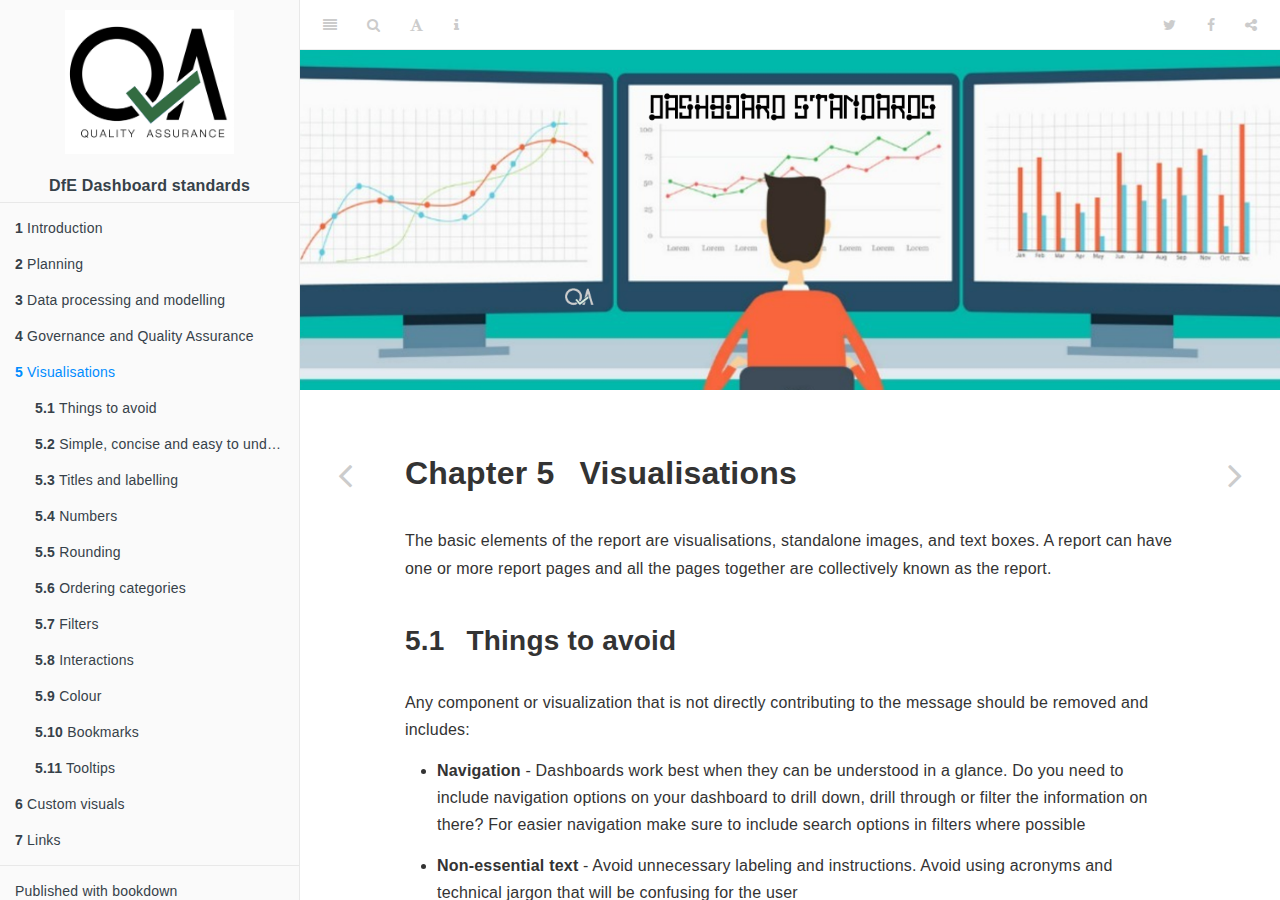
<file: docs/visualisations.html>
<!DOCTYPE html>
<html lang="" xml:lang="">
<head>

  <meta charset="utf-8" />
  <meta http-equiv="X-UA-Compatible" content="IE=edge" />
  <title>Chapter 5 Visualisations | DfE Dashboard Standards for Power BI reports and dashboards</title>
  <meta name="description" content="DfE Dashboard Standards guide" />
  <meta name="generator" content="bookdown 0.21 and GitBook 2.6.7" />

  <meta property="og:title" content="Chapter 5 Visualisations | DfE Dashboard Standards for Power BI reports and dashboards" />
  <meta property="og:type" content="book" />
  
  
  <meta property="og:description" content="DfE Dashboard Standards guide" />
  

  <meta name="twitter:card" content="summary" />
  <meta name="twitter:title" content="Chapter 5 Visualisations | DfE Dashboard Standards for Power BI reports and dashboards" />
  
  <meta name="twitter:description" content="DfE Dashboard Standards guide" />
  

<meta name="author" content="Department for Education guidance" />


<meta name="date" content="2021-09-10" />

  <meta name="viewport" content="width=device-width, initial-scale=1" />
  <meta name="apple-mobile-web-app-capable" content="yes" />
  <meta name="apple-mobile-web-app-status-bar-style" content="black" />
  
  <link rel="shortcut icon" href="pictures/qa_logo.png" type="image/x-icon" />
<link rel="prev" href="governance-and-quality-assurance.html"/>
<link rel="next" href="custom-visuals.html"/>
<script src="libs/header-attrs-2.7/header-attrs.js"></script>
<script src="libs/jquery-2.2.3/jquery.min.js"></script>
<link href="libs/gitbook-2.6.7/css/style.css" rel="stylesheet" />
<link href="libs/gitbook-2.6.7/css/plugin-table.css" rel="stylesheet" />
<link href="libs/gitbook-2.6.7/css/plugin-bookdown.css" rel="stylesheet" />
<link href="libs/gitbook-2.6.7/css/plugin-highlight.css" rel="stylesheet" />
<link href="libs/gitbook-2.6.7/css/plugin-search.css" rel="stylesheet" />
<link href="libs/gitbook-2.6.7/css/plugin-fontsettings.css" rel="stylesheet" />
<link href="libs/gitbook-2.6.7/css/plugin-clipboard.css" rel="stylesheet" />












<link rel="stylesheet" href="style.css" type="text/css" />
</head>

<body>



  <div class="book without-animation with-summary font-size-2 font-family-1" data-basepath=".">

    <div class="book-summary">
      <nav role="navigation">

<ul class="summary">
<li class="toc-logo"><a href="./"><img src="pictures/qa_logo.png"></a></li>
<center><a><font size="3"><b>DfE Dashboard standards</b></font></a></center>

<li class="divider"></li>
<li class="chapter" data-level="1" data-path="index.html"><a href="index.html"><i class="fa fa-check"></i><b>1</b> Introduction</a>
<ul>
<li class="chapter" data-level="1.1" data-path="index.html"><a href="index.html#purpose"><i class="fa fa-check"></i><b>1.1</b> Purpose</a></li>
</ul></li>
<li class="chapter" data-level="2" data-path="planning.html"><a href="planning.html"><i class="fa fa-check"></i><b>2</b> Planning</a>
<ul>
<li class="chapter" data-level="2.1" data-path="planning.html"><a href="planning.html#the-requirements"><i class="fa fa-check"></i><b>2.1</b> The requirements</a></li>
<li class="chapter" data-level="2.2" data-path="planning.html"><a href="planning.html#select-the-right-type-of-dashboard"><i class="fa fa-check"></i><b>2.2</b> Select the right type of dashboard</a></li>
<li class="chapter" data-level="2.3" data-path="planning.html"><a href="planning.html#input-data"><i class="fa fa-check"></i><b>2.3</b> Input data</a></li>
</ul></li>
<li class="chapter" data-level="3" data-path="data-processing-and-modelling.html"><a href="data-processing-and-modelling.html"><i class="fa fa-check"></i><b>3</b> Data processing and modelling</a>
<ul>
<li class="chapter" data-level="3.1" data-path="data-processing-and-modelling.html"><a href="data-processing-and-modelling.html#data-processing"><i class="fa fa-check"></i><b>3.1</b> Data processing</a></li>
<li class="chapter" data-level="3.2" data-path="data-processing-and-modelling.html"><a href="data-processing-and-modelling.html#data-modelling"><i class="fa fa-check"></i><b>3.2</b> Data modelling</a></li>
</ul></li>
<li class="chapter" data-level="4" data-path="governance-and-quality-assurance.html"><a href="governance-and-quality-assurance.html"><i class="fa fa-check"></i><b>4</b> Governance and Quality Assurance</a>
<ul>
<li class="chapter" data-level="4.1" data-path="governance-and-quality-assurance.html"><a href="governance-and-quality-assurance.html#governance"><i class="fa fa-check"></i><b>4.1</b> Governance</a></li>
<li class="chapter" data-level="4.2" data-path="governance-and-quality-assurance.html"><a href="governance-and-quality-assurance.html#quality-assurance"><i class="fa fa-check"></i><b>4.2</b> Quality assurance</a></li>
</ul></li>
<li class="chapter" data-level="5" data-path="visualisations.html"><a href="visualisations.html"><i class="fa fa-check"></i><b>5</b> Visualisations</a>
<ul>
<li class="chapter" data-level="5.1" data-path="visualisations.html"><a href="visualisations.html#things-to-avoid"><i class="fa fa-check"></i><b>5.1</b> Things to avoid</a></li>
<li class="chapter" data-level="5.2" data-path="visualisations.html"><a href="visualisations.html#simple-concise-and-easy-to-understand"><i class="fa fa-check"></i><b>5.2</b> Simple, concise and easy to understand</a></li>
<li class="chapter" data-level="5.3" data-path="visualisations.html"><a href="visualisations.html#titles-and-labelling"><i class="fa fa-check"></i><b>5.3</b> Titles and labelling</a></li>
<li class="chapter" data-level="5.4" data-path="visualisations.html"><a href="visualisations.html#numbers"><i class="fa fa-check"></i><b>5.4</b> Numbers</a></li>
<li class="chapter" data-level="5.5" data-path="visualisations.html"><a href="visualisations.html#rounding"><i class="fa fa-check"></i><b>5.5</b> Rounding</a></li>
<li class="chapter" data-level="5.6" data-path="visualisations.html"><a href="visualisations.html#ordering-categories"><i class="fa fa-check"></i><b>5.6</b> Ordering categories</a></li>
<li class="chapter" data-level="5.7" data-path="visualisations.html"><a href="visualisations.html#filters"><i class="fa fa-check"></i><b>5.7</b> Filters</a></li>
<li class="chapter" data-level="5.8" data-path="visualisations.html"><a href="visualisations.html#interactions"><i class="fa fa-check"></i><b>5.8</b> Interactions</a></li>
<li class="chapter" data-level="5.9" data-path="visualisations.html"><a href="visualisations.html#colour"><i class="fa fa-check"></i><b>5.9</b> Colour</a></li>
<li class="chapter" data-level="5.10" data-path="visualisations.html"><a href="visualisations.html#bookmarks"><i class="fa fa-check"></i><b>5.10</b> Bookmarks</a></li>
<li class="chapter" data-level="5.11" data-path="visualisations.html"><a href="visualisations.html#tooltips"><i class="fa fa-check"></i><b>5.11</b> Tooltips</a></li>
</ul></li>
<li class="chapter" data-level="6" data-path="custom-visuals.html"><a href="custom-visuals.html"><i class="fa fa-check"></i><b>6</b> Custom visuals</a>
<ul>
<li class="chapter" data-level="6.1" data-path="custom-visuals.html"><a href="custom-visuals.html#types-of-custom-visuals"><i class="fa fa-check"></i><b>6.1</b> Types of custom visuals</a></li>
</ul></li>
<li class="chapter" data-level="7" data-path="links.html"><a href="links.html"><i class="fa fa-check"></i><b>7</b> Links</a>
<ul>
<li class="chapter" data-level="7.1" data-path="links.html"><a href="links.html#what-is-power-bi-desktop"><i class="fa fa-check"></i><b>7.1</b> What is Power BI desktop?</a></li>
<li class="chapter" data-level="7.2" data-path="links.html"><a href="links.html#government-colour-standards"><i class="fa fa-check"></i><b>7.2</b> Government colour standards</a>
<ul>
<li class="chapter" data-level="7.2.1" data-path="links.html"><a href="links.html#bar-chart-colour-palette"><i class="fa fa-check"></i><b>7.2.1</b> Bar Chart (colour palette)</a></li>
<li class="chapter" data-level="7.2.2" data-path="links.html"><a href="links.html#bar-chart-single-palette"><i class="fa fa-check"></i><b>7.2.2</b> Bar Chart (single palette)</a></li>
<li class="chapter" data-level="7.2.3" data-path="links.html"><a href="links.html#bar-chart-tinted-palette"><i class="fa fa-check"></i><b>7.2.3</b> Bar Chart (tinted palette)</a></li>
<li class="chapter" data-level="7.2.4" data-path="links.html"><a href="links.html#combi-chart-colour-palette"><i class="fa fa-check"></i><b>7.2.4</b> Combi Chart (colour palette)</a></li>
<li class="chapter" data-level="7.2.5" data-path="links.html"><a href="links.html#combi-chart-tinted-palette"><i class="fa fa-check"></i><b>7.2.5</b> Combi Chart (tinted palette)</a></li>
<li class="chapter" data-level="7.2.6" data-path="links.html"><a href="links.html#line-chart-colour-palette"><i class="fa fa-check"></i><b>7.2.6</b> Line Chart (colour palette)</a></li>
<li class="chapter" data-level="7.2.7" data-path="links.html"><a href="links.html#line-chart-tinted-palette"><i class="fa fa-check"></i><b>7.2.7</b> Line Chart (tinted palette)</a></li>
<li class="chapter" data-level="7.2.8" data-path="links.html"><a href="links.html#additional-resources"><i class="fa fa-check"></i><b>7.2.8</b> Additional resources:</a></li>
</ul></li>
<li class="chapter" data-level="7.3" data-path="links.html"><a href="links.html#custom-visuals-and-the-appsource-marketplace"><i class="fa fa-check"></i><b>7.3</b> Custom visuals and the AppSource marketplace</a></li>
<li class="chapter" data-level="7.4" data-path="links.html"><a href="links.html#useful-links"><i class="fa fa-check"></i><b>7.4</b> Useful links</a></li>
</ul></li>
<li class="divider"></li>
<li><a href="https://github.com/rstudio/bookdown" target="blank">Published with bookdown</a></li>
</ul>

      </nav>
    </div>

    <div class="book-body">
      <div class="body-inner">
        <div class="book-header" role="navigation">
          <h1>
            <i class="fa fa-circle-o-notch fa-spin"></i><a href="./">DfE Dashboard Standards for Power BI reports and dashboards</a>
          </h1>
        </div>

        <div class="page-wrapper" tabindex="-1" role="main">
          <div class="page-inner">

            <section class="normal" id="section-">
<link href="style.css" rel="stylesheet">
<div class="hero-image-container"> 
  <img class= "hero-image" src="pictures/hero_img.png">
</div>
<div id="visualisations" class="section level1" number="5">
<h1><span class="header-section-number">Chapter 5</span> Visualisations</h1>
<p>The basic elements of the report are visualisations, standalone images, and text boxes. A report can have one or more report pages and all the pages together are collectively known as the report.</p>
<div id="things-to-avoid" class="section level2" number="5.1">
<h2><span class="header-section-number">5.1</span> Things to avoid</h2>
<p>Any component or visualization that is not directly contributing to the message should be removed and includes:</p>
<ul>
<li><p><strong>Navigation</strong> - Dashboards work best when they can be understood in a glance. Do you need to include navigation options on your dashboard to drill down, drill through or filter the information on there? For easier navigation make sure to include search options in filters where possible</p></li>
<li><p><strong>Non-essential text</strong> - Avoid unnecessary labeling and instructions. Avoid using acronyms and technical jargon that will be confusing for the user</p></li>
<li><p><strong>Too much colour</strong> – Use the standard government colour guidelines (see links section)</p></li>
<li><p><strong>3-Dimensional objects</strong> - Avoid at all cost because the additional angles create another cognitive barrier, which can lead to misinterpretation of data.</p></li>
<li><p><strong>Horizontal or vertical grid lines</strong> - In some instances grid lines are useful, but overusing them detracts from the data</p></li>
<li><p><strong>Too much detail</strong> – Causes distraction (e.g. £1.25m, instead of £1,254,345.67)</p></li>
<li><p><strong>Too many visuals can be a bad thing and make the insight we’re trying to provide confusing rather than useful</strong></p></li>
</ul>
</div>
<div id="simple-concise-and-easy-to-understand" class="section level2" number="5.2">
<h2><span class="header-section-number">5.2</span> Simple, concise and easy to understand</h2>
<p>Modellers should not use visuals that require explanations for the user.</p>
<ul>
<li><p>Visuals should adhere to the following guidelines:</p></li>
<li><p>Position elements that require the reader to make a choice to the left of the visualizations the choice will impact (e.g. slicers)</p></li>
<li><p>Position related elements close to each other as this implies the elements are related</p></li>
<li><p>Make important elements larger than the others or add a visual element like an arrow to draw attention</p></li>
<li><p>Add a border, colour background or white space around related elements. Conversely, add a divider to distinguish between different sections of a report</p></li>
<li><p>Fill the report page. If you find that you have a lot of extra white space, consider make your visualizations larger or make the canvas smaller, although remember that white space can be useful for preventing your dashboard from looking cluttered/complicated.</p></li>
<li><p>Align the elements on the report page, either symmetrically or intentionally asymmetrically – pixel alignment in the format pane is useful for doing this</p></li>
</ul>
</div>
<div id="titles-and-labelling" class="section level2" number="5.3">
<h2><span class="header-section-number">5.3</span> Titles and labelling</h2>
<p>The titles, labels, headings and footnotes should follow these conventions:</p>
<ul>
<li><p>Order columns by a field – e.g. highest value, academic year</p></li>
<li><p>Shade columns/rows in tables for emphasis.</p></li>
<li><p>Tables should have meaningful headings.</p></li>
<li><p>Headings and totals should be in a bold font.</p></li>
<li><p>Borders (if needed) should be black or in the ESFA Data Science theme (navy blue)</p></li>
</ul>
</div>
<div id="numbers" class="section level2" number="5.4">
<h2><span class="header-section-number">5.4</span> Numbers</h2>
<p>To help the reader make comparisons:</p>
<ul>
<li><p>When comparing numbers, try to ensure they are physically close together</p></li>
<li><p>Series of numbers are easier to compare in columns</p></li>
<li><p>Place numeric columns at the right-hand side, text to the left.</p></li>
<li><p>Align numbers to the right (unless this looks confusing)</p></li>
<li><p>Use the same level of precision</p></li>
<li><p>Decimals less than one should always begin with a zero (e.g. 0.5, not .5)</p></li>
<li><p>Format numbers with commas between thousands (e.g. 1,000)</p></li>
<li><p>Format numbers with units</p></li>
<li><p>Format percentages to one decimal place and in italics (e.g. 0.5%)</p></li>
<li><p>Format large numbers for easy reading (e.g. £234,000 – no need for pennies)</p></li>
</ul>
</div>
<div id="rounding" class="section level2" number="5.5">
<h2><span class="header-section-number">5.5</span> Rounding</h2>
<p>Making a decision on rounding can be difficult when the values show a variety of magnitudes. If so, consider rounding to a fixed number of significant figures.</p>
<p>The extent of rounding will depend on the intended use: a commentator may be content to report that the population of the UK is 64m, or that this has changed from 63.7m to 64.1m. An analyst performing further calculations will want to work with figures that are more precise.</p>
<p>Use dynamic rounding (via DAX) to avoid reducing precision of totals and sub-totals.</p>
</div>
<div id="ordering-categories" class="section level2" number="5.6">
<h2><span class="header-section-number">5.6</span> Ordering categories</h2>
<p>Ordering the categories in a table is a very effective way of aiding rapid interpretation.</p>
</div>
<div id="filters" class="section level2" number="5.7">
<h2><span class="header-section-number">5.7</span> Filters</h2>
<p>Filters should be located in a set area of the report page, consistently across all pages. These should be drop down filters as they save vital space and will look consistent.</p>
</div>
<div id="interactions" class="section level2" number="5.8">
<h2><span class="header-section-number">5.8</span> Interactions</h2>
<p>At the time of writing, the default interactions for any page report is one of two variations, all depending on the type of visualisation involved. Some of the visuals default to a filter functionality whereas other visuals use the highlight method.</p>
<p>Use the cross-filter and cross-highlight option to interact with other visualizations on the page or to sync with visualisations on other pages, where appropriate.</p>
</div>
<div id="colour" class="section level2" number="5.9">
<h2><span class="header-section-number">5.9</span> Colour</h2>
<p>Colour can fundamentally change how we understand the information in graphs and tables.</p>
<p>Use colour sparingly and with restraint:</p>
<ul>
<li><p>Never use colour to specify something on its own</p></li>
<li><p>Colours are most effective when they are not overused - only use different colours when they represent helpful differences of meaning in the data</p></li>
</ul>
<p>Be consistent in your use of colour:</p>
<ul>
<li>Use the same colour to mean the same thing in a series of graphs</li>
</ul>
<p>Use colour logically in sequences:</p>
<ul>
<li>For sequences of colours, ensure that these progress in a way that the user would expect (e.g. in luminance order)</li>
</ul>
<p>Consider accessibility:</p>
<ul>
<li>Colour blindness affects the ability to distinguish between some groups of colours (especially reds and greens). Using DfE accepted colours will enhance their experience</li>
</ul>
<p>Foreground colour:</p>
<ul>
<li><p>Confine use of colour to foreground items in graphs to draw attention to specific features</p></li>
<li><p>Avoid using white as a foreground colour in graphs. It should also be avoided on maps unless it represents “no data”</p></li>
</ul>
<p>Background colour:</p>
<ul>
<li><p>Effective use of colour applies as much to annotation and background as it does to data elements like bars and lines</p></li>
<li><p>In general, background colour should be avoided in tables unless it is to provide subtle highlighting</p></li>
</ul>
<p>Use a white background:</p>
<ul>
<li><p>Most colour palettes are designed to appear on a white background as it provides a helpful reference “anchor” for the visual system</p></li>
<li><p>The only functional reason to use a non-white background is for viewing the image in the dark</p></li>
<li><p>Use grey palettes for drawing and labelling axes and annotation</p></li>
<li><p>Do not use images as backdrops in graphs or tables, as they distract the reader</p></li>
</ul>
<p>Colours on line graphs:</p>
<ul>
<li>Graphs with more than four lines are hard to follow, even with variations in line texture and shading. A better approach to visualise five or more lines is to use multiple single plots</li>
</ul>
</div>
<div id="bookmarks" class="section level2" number="5.10">
<h2><span class="header-section-number">5.10</span> Bookmarks</h2>
<p>Bookmarks help you capture the currently configured view of a report page, including filtering and the state of visuals, and later let you go back to that state by simply selecting the saved bookmark.</p>
<p>The following elements are saved with the bookmark:</p>
<ul>
<li><p>Current page</p></li>
<li><p>Filters</p></li>
<li><p>Slicers, including slicer type (for example, dropdown or list) and slicer state</p></li>
<li><p>Visual selection state (such as cross-highlight filters)</p></li>
<li><p>Sort order</p></li>
<li><p>Drill location</p></li>
<li><p>Visibility (of an object, using the Selection pane)</p></li>
<li><p>The focus or Spotlight modes of any visible object</p></li>
</ul>
<p>You can also create a collection of bookmarks, arrange them in the order you want, and subsequently step through each bookmark in a presentation to highlight a series of insights, or the story you want to tell with your visuals and reports.</p>
<p>Bookmarks can be used to create pop-up windows, clearing filters, tabbed navigation, expand/collapse menus, page navigation and so much more.</p>
</div>
<div id="tooltips" class="section level2" number="5.11">
<h2><span class="header-section-number">5.11</span> Tooltips</h2>
<p>Tooltips are an elegant way of providing more contextual information and detail to data points on a visual. When a visualization is created, the default tooltip displays the data point’s value and category. Custom tooltips enable you to specify additional data points that display as part of the tooltip, simply by dragging a field into the tooltips bucket. You can also create report pages to serve as your tooltip and so include visuals, images, and any other collection of items in those pages.</p>
<p>Each tooltip page can be associated with one or more fields in your report. Thus, when you hover over a visual that includes the selected field, the tooltip you created on your tooltip page appears when you hover over the visual, filtered by the data point over which your mouse is hovering.</p>
<p>There are limitations to report tooltips. These are not noted here, as Power BI is continually evolving its capabilities.</p>

</div>
</div>
            </section>

          </div>
        </div>
      </div>
<a href="governance-and-quality-assurance.html" class="navigation navigation-prev " aria-label="Previous page"><i class="fa fa-angle-left"></i></a>
<a href="custom-visuals.html" class="navigation navigation-next " aria-label="Next page"><i class="fa fa-angle-right"></i></a>
    </div>
  </div>
<script src="libs/gitbook-2.6.7/js/app.min.js"></script>
<script src="libs/gitbook-2.6.7/js/lunr.js"></script>
<script src="libs/gitbook-2.6.7/js/clipboard.min.js"></script>
<script src="libs/gitbook-2.6.7/js/plugin-search.js"></script>
<script src="libs/gitbook-2.6.7/js/plugin-sharing.js"></script>
<script src="libs/gitbook-2.6.7/js/plugin-fontsettings.js"></script>
<script src="libs/gitbook-2.6.7/js/plugin-bookdown.js"></script>
<script src="libs/gitbook-2.6.7/js/jquery.highlight.js"></script>
<script src="libs/gitbook-2.6.7/js/plugin-clipboard.js"></script>
<script>
gitbook.require(["gitbook"], function(gitbook) {
gitbook.start({
"sharing": {
"github": false,
"facebook": true,
"twitter": true,
"linkedin": false,
"weibo": false,
"instapaper": false,
"vk": false,
"all": ["facebook", "twitter", "linkedin", "weibo", "instapaper"]
},
"fontsettings": {
"theme": "white",
"family": "sans",
"size": 2
},
"edit": {
"link": null,
"text": null
},
"history": {
"link": null,
"text": null
},
"view": {
"link": null,
"text": null
},
"download": null,
"toc": {
"collapse": "section"
}
});
});
</script>

</body>

</html>
</file>
<file: docs/libs/gitbook-2.6.7/css/plugin-table.css>
.book .book-body .page-wrapper .page-inner section.normal table{display:table;width:100%;border-collapse:collapse;border-spacing:0;overflow:auto}.book .book-body .page-wrapper .page-inner section.normal table td,.book .book-body .page-wrapper .page-inner section.normal table th{padding:6px 13px;border:1px solid #ddd}.book .book-body .page-wrapper .page-inner section.normal table tr{background-color:#fff;border-top:1px solid #ccc}.book .book-body .page-wrapper .page-inner section.normal table tr:nth-child(2n){background-color:#f8f8f8}.book .book-body .page-wrapper .page-inner section.normal table th{font-weight:700}
</file>
<file: docs/libs/gitbook-2.6.7/css/plugin-bookdown.css>
.book .book-header h1 {
  padding-left: 20px;
  padding-right: 20px;
}
.book .book-header.fixed {
  position: fixed;
  right: 0;
  top: 0;
  left: 0;
  border-bottom: 1px solid rgba(0,0,0,.07);
}
span.search-highlight {
  background-color: #ffff88;
}
@media (min-width: 600px) {
  .book.with-summary .book-header.fixed {
    left: 300px;
  }
}
@media (max-width: 1240px) {
  .book .book-body.fixed {
    top: 50px;
  }
  .book .book-body.fixed .body-inner {
    top: auto;
  }
}
@media (max-width: 600px) {
  .book.with-summary .book-header.fixed {
    left: calc(100% - 60px);
    min-width: 300px;
  }
  .book.with-summary .book-body {
    transform: none;
    left: calc(100% - 60px);
    min-width: 300px;
  }
  .book .book-body.fixed {
    top: 0;
  }
}

.book .book-body.fixed .body-inner {
  top: 50px;
}
.book .book-body .page-wrapper .page-inner section.normal sub, .book .book-body .page-wrapper .page-inner section.normal sup {
  font-size: 85%;
}

@media print {
  .book .book-summary, .book .book-body .book-header, .fa {
    display: none !important;
  }
  .book .book-body.fixed {
    left: 0px;
  }
  .book .book-body,.book .book-body .body-inner, .book.with-summary {
    overflow: visible !important;
  }
}
.kable_wrapper {
  border-spacing: 20px 0;
  border-collapse: separate;
  border: none;
  margin: auto;
}
.kable_wrapper > tbody > tr > td {
  vertical-align: top;
}
.book .book-body .page-wrapper .page-inner section.normal table tr.header {
  border-top-width: 2px;
}
.book .book-body .page-wrapper .page-inner section.normal table tr:last-child td {
  border-bottom-width: 2px;
}
.book .book-body .page-wrapper .page-inner section.normal table td, .book .book-body .page-wrapper .page-inner section.normal table th {
  border-left: none;
  border-right: none;
}
.book .book-body .page-wrapper .page-inner section.normal table.kable_wrapper > tbody > tr, .book .book-body .page-wrapper .page-inner section.normal table.kable_wrapper > tbody > tr > td {
  border-top: none;
}
.book .book-body .page-wrapper .page-inner section.normal table.kable_wrapper > tbody > tr:last-child > td {
    border-bottom: none;
}

div.theorem, div.lemma, div.corollary, div.proposition, div.conjecture {
  font-style: italic;
}
span.theorem, span.lemma, span.corollary, span.proposition, span.conjecture {
  font-style: normal;
}
div.proof>*:last-child:after {
  content: "\25a2";
  float: right;
}
.header-section-number {
  padding-right: .5em;
}
</file>
<file: docs/libs/gitbook-2.6.7/css/plugin-highlight.css>
.book .book-body .page-wrapper .page-inner section.normal pre,
.book .book-body .page-wrapper .page-inner section.normal code {
  /* http://jmblog.github.com/color-themes-for-google-code-highlightjs */
  /* Tomorrow Comment */
  /* Tomorrow Red */
  /* Tomorrow Orange */
  /* Tomorrow Yellow */
  /* Tomorrow Green */
  /* Tomorrow Aqua */
  /* Tomorrow Blue */
  /* Tomorrow Purple */
}
.book .book-body .page-wrapper .page-inner section.normal pre .hljs-comment,
.book .book-body .page-wrapper .page-inner section.normal code .hljs-comment,
.book .book-body .page-wrapper .page-inner section.normal pre .hljs-title,
.book .book-body .page-wrapper .page-inner section.normal code .hljs-title {
  color: #8e908c;
}
.book .book-body .page-wrapper .page-inner section.normal pre .hljs-variable,
.book .book-body .page-wrapper .page-inner section.normal code .hljs-variable,
.book .book-body .page-wrapper .page-inner section.normal pre .hljs-attribute,
.book .book-body .page-wrapper .page-inner section.normal code .hljs-attribute,
.book .book-body .page-wrapper .page-inner section.normal pre .hljs-tag,
.book .book-body .page-wrapper .page-inner section.normal code .hljs-tag,
.book .book-body .page-wrapper .page-inner section.normal pre .hljs-regexp,
.book .book-body .page-wrapper .page-inner section.normal code .hljs-regexp,
.book .book-body .page-wrapper .page-inner section.normal pre .ruby .hljs-constant,
.book .book-body .page-wrapper .page-inner section.normal code .ruby .hljs-constant,
.book .book-body .page-wrapper .page-inner section.normal pre .xml .hljs-tag .hljs-title,
.book .book-body .page-wrapper .page-inner section.normal code .xml .hljs-tag .hljs-title,
.book .book-body .page-wrapper .page-inner section.normal pre .xml .hljs-pi,
.book .book-body .page-wrapper .page-inner section.normal code .xml .hljs-pi,
.book .book-body .page-wrapper .page-inner section.normal pre .xml .hljs-doctype,
.book .book-body .page-wrapper .page-inner section.normal code .xml .hljs-doctype,
.book .book-body .page-wrapper .page-inner section.normal pre .html .hljs-doctype,
.book .book-body .page-wrapper .page-inner section.normal code .html .hljs-doctype,
.book .book-body .page-wrapper .page-inner section.normal pre .css .hljs-id,
.book .book-body .page-wrapper .page-inner section.normal code .css .hljs-id,
.book .book-body .page-wrapper .page-inner section.normal pre .css .hljs-class,
.book .book-body .page-wrapper .page-inner section.normal code .css .hljs-class,
.book .book-body .page-wrapper .page-inner section.normal pre .css .hljs-pseudo,
.book .book-body .page-wrapper .page-inner section.normal code .css .hljs-pseudo {
  color: #c82829;
}
.book .book-body .page-wrapper .page-inner section.normal pre .hljs-number,
.book .book-body .page-wrapper .page-inner section.normal code .hljs-number,
.book .book-body .page-wrapper .page-inner section.normal pre .hljs-preprocessor,
.book .book-body .page-wrapper .page-inner section.normal code .hljs-preprocessor,
.book .book-body .page-wrapper .page-inner section.normal pre .hljs-pragma,
.book .book-body .page-wrapper .page-inner section.normal code .hljs-pragma,
.book .book-body .page-wrapper .page-inner section.normal pre .hljs-built_in,
.book .book-body .page-wrapper .page-inner section.normal code .hljs-built_in,
.book .book-body .page-wrapper .page-inner section.normal pre .hljs-literal,
.book .book-body .page-wrapper .page-inner section.normal code .hljs-literal,
.book .book-body .page-wrapper .page-inner section.normal pre .hljs-params,
.book .book-body .page-wrapper .page-inner section.normal code .hljs-params,
.book .book-body .page-wrapper .page-inner section.normal pre .hljs-constant,
.book .book-body .page-wrapper .page-inner section.normal code .hljs-constant {
  color: #f5871f;
}
.book .book-body .page-wrapper .page-inner section.normal pre .ruby .hljs-class .hljs-title,
.book .book-body .page-wrapper .page-inner section.normal code .ruby .hljs-class .hljs-title,
.book .book-body .page-wrapper .page-inner section.normal pre .css .hljs-rules .hljs-attribute,
.book .book-body .page-wrapper .page-inner section.normal code .css .hljs-rules .hljs-attribute {
  color: #eab700;
}
.book .book-body .page-wrapper .page-inner section.normal pre .hljs-string,
.book .book-body .page-wrapper .page-inner section.normal code .hljs-string,
.book .book-body .page-wrapper .page-inner section.normal pre .hljs-value,
.book .book-body .page-wrapper .page-inner section.normal code .hljs-value,
.book .book-body .page-wrapper .page-inner section.normal pre .hljs-inheritance,
.book .book-body .page-wrapper .page-inner section.normal code .hljs-inheritance,
.book .book-body .page-wrapper .page-inner section.normal pre .hljs-header,
.book .book-body .page-wrapper .page-inner section.normal code .hljs-header,
.book .book-body .page-wrapper .page-inner section.normal pre .ruby .hljs-symbol,
.book .book-body .page-wrapper .page-inner section.normal code .ruby .hljs-symbol,
.book .book-body .page-wrapper .page-inner section.normal pre .xml .hljs-cdata,
.book .book-body .page-wrapper .page-inner section.normal code .xml .hljs-cdata {
  color: #718c00;
}
.book .book-body .page-wrapper .page-inner section.normal pre .css .hljs-hexcolor,
.book .book-body .page-wrapper .page-inner section.normal code .css .hljs-hexcolor {
  color: #3e999f;
}
.book .book-body .page-wrapper .page-inner section.normal pre .hljs-function,
.book .book-body .page-wrapper .page-inner section.normal code .hljs-function,
.book .book-body .page-wrapper .page-inner section.normal pre .python .hljs-decorator,
.book .book-body .page-wrapper .page-inner section.normal code .python .hljs-decorator,
.book .book-body .page-wrapper .page-inner section.normal pre .python .hljs-title,
.book .book-body .page-wrapper .page-inner section.normal code .python .hljs-title,
.book .book-body .page-wrapper .page-inner section.normal pre .ruby .hljs-function .hljs-title,
.book .book-body .page-wrapper .page-inner section.normal code .ruby .hljs-function .hljs-title,
.book .book-body .page-wrapper .page-inner section.normal pre .ruby .hljs-title .hljs-keyword,
.book .book-body .page-wrapper .page-inner section.normal code .ruby .hljs-title .hljs-keyword,
.book .book-body .page-wrapper .page-inner section.normal pre .perl .hljs-sub,
.book .book-body .page-wrapper .page-inner section.normal code .perl .hljs-sub,
.book .book-body .page-wrapper .page-inner section.normal pre .javascript .hljs-title,
.book .book-body .page-wrapper .page-inner section.normal code .javascript .hljs-title,
.book .book-body .page-wrapper .page-inner section.normal pre .coffeescript .hljs-title,
.book .book-body .page-wrapper .page-inner section.normal code .coffeescript .hljs-title {
  color: #4271ae;
}
.book .book-body .page-wrapper .page-inner section.normal pre .hljs-keyword,
.book .book-body .page-wrapper .page-inner section.normal code .hljs-keyword,
.book .book-body .page-wrapper .page-inner section.normal pre .javascript .hljs-function,
.book .book-body .page-wrapper .page-inner section.normal code .javascript .hljs-function {
  color: #8959a8;
}
.book .book-body .page-wrapper .page-inner section.normal pre .hljs,
.book .book-body .page-wrapper .page-inner section.normal code .hljs {
  display: block;
  background: white;
  color: #4d4d4c;
  padding: 0.5em;
}
.book .book-body .page-wrapper .page-inner section.normal pre .coffeescript .javascript,
.book .book-body .page-wrapper .page-inner section.normal code .coffeescript .javascript,
.book .book-body .page-wrapper .page-inner section.normal pre .javascript .xml,
.book .book-body .page-wrapper .page-inner section.normal code .javascript .xml,
.book .book-body .page-wrapper .page-inner section.normal pre .tex .hljs-formula,
.book .book-body .page-wrapper .page-inner section.normal code .tex .hljs-formula,
.book .book-body .page-wrapper .page-inner section.normal pre .xml .javascript,
.book .book-body .page-wrapper .page-inner section.normal code .xml .javascript,
.book .book-body .page-wrapper .page-inner section.normal pre .xml .vbscript,
.book .book-body .page-wrapper .page-inner section.normal code .xml .vbscript,
.book .book-body .page-wrapper .page-inner section.normal pre .xml .css,
.book .book-body .page-wrapper .page-inner section.normal code .xml .css,
.book .book-body .page-wrapper .page-inner section.normal pre .xml .hljs-cdata,
.book .book-body .page-wrapper .page-inner section.normal code .xml .hljs-cdata {
  opacity: 0.5;
}
.book.color-theme-1 .book-body .page-wrapper .page-inner section.normal pre,
.book.color-theme-1 .book-body .page-wrapper .page-inner section.normal code {
  /*

Orginal Style from ethanschoonover.com/solarized (c) Jeremy Hull <sourdrums@gmail.com>

*/
  /* Solarized Green */
  /* Solarized Cyan */
  /* Solarized Blue */
  /* Solarized Yellow */
  /* Solarized Orange */
  /* Solarized Red */
  /* Solarized Violet */
}
.book.color-theme-1 .book-body .page-wrapper .page-inner section.normal pre .hljs,
.book.color-theme-1 .book-body .page-wrapper .page-inner section.normal code .hljs {
  display: block;
  padding: 0.5em;
  background: #fdf6e3;
  color: #657b83;
}
.book.color-theme-1 .book-body .page-wrapper .page-inner section.normal pre .hljs-comment,
.book.color-theme-1 .book-body .page-wrapper .page-inner section.normal code .hljs-comment,
.book.color-theme-1 .book-body .page-wrapper .page-inner section.normal pre .hljs-template_comment,
.book.color-theme-1 .book-body .page-wrapper .page-inner section.normal code .hljs-template_comment,
.book.color-theme-1 .book-body .page-wrapper .page-inner section.normal pre .diff .hljs-header,
.book.color-theme-1 .book-body .page-wrapper .page-inner section.normal code .diff .hljs-header,
.book.color-theme-1 .book-body .page-wrapper .page-inner section.normal pre .hljs-doctype,
.book.color-theme-1 .book-body .page-wrapper .page-inner section.normal code .hljs-doctype,
.book.color-theme-1 .book-body .page-wrapper .page-inner section.normal pre .hljs-pi,
.book.color-theme-1 .book-body .page-wrapper .page-inner section.normal code .hljs-pi,
.book.color-theme-1 .book-body .page-wrapper .page-inner section.normal pre .lisp .hljs-string,
.book.color-theme-1 .book-body .page-wrapper .page-inner section.normal code .lisp .hljs-string,
.book.color-theme-1 .book-body .page-wrapper .page-inner section.normal pre .hljs-javadoc,
.book.color-theme-1 .book-body .page-wrapper .page-inner section.normal code .hljs-javadoc {
  color: #93a1a1;
}
.book.color-theme-1 .book-body .page-wrapper .page-inner section.normal pre .hljs-keyword,
.book.color-theme-1 .book-body .page-wrapper .page-inner section.normal code .hljs-keyword,
.book.color-theme-1 .book-body .page-wrapper .page-inner section.normal pre .hljs-winutils,
.book.color-theme-1 .book-body .page-wrapper .page-inner section.normal code .hljs-winutils,
.book.color-theme-1 .book-body .page-wrapper .page-inner section.normal pre .method,
.book.color-theme-1 .book-body .page-wrapper .page-inner section.normal code .method,
.book.color-theme-1 .book-body .page-wrapper .page-inner section.normal pre .hljs-addition,
.book.color-theme-1 .book-body .page-wrapper .page-inner section.normal code .hljs-addition,
.book.color-theme-1 .book-body .page-wrapper .page-inner section.normal pre .css .hljs-tag,
.book.color-theme-1 .book-body .page-wrapper .page-inner section.normal code .css .hljs-tag,
.book.color-theme-1 .book-body .page-wrapper .page-inner section.normal pre .hljs-request,
.book.color-theme-1 .book-body .page-wrapper .page-inner section.normal code .hljs-request,
.book.color-theme-1 .book-body .page-wrapper .page-inner section.normal pre .hljs-status,
.book.color-theme-1 .book-body .page-wrapper .page-inner section.normal code .hljs-status,
.book.color-theme-1 .book-body .page-wrapper .page-inner section.normal pre .nginx .hljs-title,
.book.color-theme-1 .book-body .page-wrapper .page-inner section.normal code .nginx .hljs-title {
  color: #859900;
}
.book.color-theme-1 .book-body .page-wrapper .page-inner section.normal pre .hljs-number,
.book.color-theme-1 .book-body .page-wrapper .page-inner section.normal code .hljs-number,
.book.color-theme-1 .book-body .page-wrapper .page-inner section.normal pre .hljs-command,
.book.color-theme-1 .book-body .page-wrapper .page-inner section.normal code .hljs-command,
.book.color-theme-1 .book-body .page-wrapper .page-inner section.normal pre .hljs-string,
.book.color-theme-1 .book-body .page-wrapper .page-inner section.normal code .hljs-string,
.book.color-theme-1 .book-body .page-wrapper .page-inner section.normal pre .hljs-tag .hljs-value,
.book.color-theme-1 .book-body .page-wrapper .page-inner section.normal code .hljs-tag .hljs-value,
.book.color-theme-1 .book-body .page-wrapper .page-inner section.normal pre .hljs-rules .hljs-value,
.book.color-theme-1 .book-body .page-wrapper .page-inner section.normal code .hljs-rules .hljs-value,
.book.color-theme-1 .book-body .page-wrapper .page-inner section.normal pre .hljs-phpdoc,
.book.color-theme-1 .book-body .page-wrapper .page-inner section.normal code .hljs-phpdoc,
.book.color-theme-1 .book-body .page-wrapper .page-inner section.normal pre .tex .hljs-formula,
.book.color-theme-1 .book-body .page-wrapper .page-inner section.normal code .tex .hljs-formula,
.book.color-theme-1 .book-body .page-wrapper .page-inner section.normal pre .hljs-regexp,
.book.color-theme-1 .book-body .page-wrapper .page-inner section.normal code .hljs-regexp,
.book.color-theme-1 .book-body .page-wrapper .page-inner section.normal pre .hljs-hexcolor,
.book.color-theme-1 .book-body .page-wrapper .page-inner section.normal code .hljs-hexcolor,
.book.color-theme-1 .book-body .page-wrapper .page-inner section.normal pre .hljs-link_url,
.book.color-theme-1 .book-body .page-wrapper .page-inner section.normal code .hljs-link_url {
  color: #2aa198;
}
.book.color-theme-1 .book-body .page-wrapper .page-inner section.normal pre .hljs-title,
.book.color-theme-1 .book-body .page-wrapper .page-inner section.normal code .hljs-title,
.book.color-theme-1 .book-body .page-wrapper .page-inner section.normal pre .hljs-localvars,
.book.color-theme-1 .book-body .page-wrapper .page-inner section.normal code .hljs-localvars,
.book.color-theme-1 .book-body .page-wrapper .page-inner section.normal pre .hljs-chunk,
.book.color-theme-1 .book-body .page-wrapper .page-inner section.normal code .hljs-chunk,
.book.color-theme-1 .book-body .page-wrapper .page-inner section.normal pre .hljs-decorator,
.book.color-theme-1 .book-body .page-wrapper .page-inner section.normal code .hljs-decorator,
.book.color-theme-1 .book-body .page-wrapper .page-inner section.normal pre .hljs-built_in,
.book.color-theme-1 .book-body .page-wrapper .page-inner section.normal code .hljs-built_in,
.book.color-theme-1 .book-body .page-wrapper .page-inner section.normal pre .hljs-identifier,
.book.color-theme-1 .book-body .page-wrapper .page-inner section.normal code .hljs-identifier,
.book.color-theme-1 .book-body .page-wrapper .page-inner section.normal pre .vhdl .hljs-literal,
.book.color-theme-1 .book-body .page-wrapper .page-inner section.normal code .vhdl .hljs-literal,
.book.color-theme-1 .book-body .page-wrapper .page-inner section.normal pre .hljs-id,
.book.color-theme-1 .book-body .page-wrapper .page-inner section.normal code .hljs-id,
.book.color-theme-1 .book-body .page-wrapper .page-inner section.normal pre .css .hljs-function,
.book.color-theme-1 .book-body .page-wrapper .page-inner section.normal code .css .hljs-function {
  color: #268bd2;
}
.book.color-theme-1 .book-body .page-wrapper .page-inner section.normal pre .hljs-attribute,
.book.color-theme-1 .book-body .page-wrapper .page-inner section.normal code .hljs-attribute,
.book.color-theme-1 .book-body .page-wrapper .page-inner section.normal pre .hljs-variable,
.book.color-theme-1 .book-body .page-wrapper .page-inner section.normal code .hljs-variable,
.book.color-theme-1 .book-body .page-wrapper .page-inner section.normal pre .lisp .hljs-body,
.book.color-theme-1 .book-body .page-wrapper .page-inner section.normal code .lisp .hljs-body,
.book.color-theme-1 .book-body .page-wrapper .page-inner section.normal pre .smalltalk .hljs-number,
.book.color-theme-1 .book-body .page-wrapper .page-inner section.normal code .smalltalk .hljs-number,
.book.color-theme-1 .book-body .page-wrapper .page-inner section.normal pre .hljs-constant,
.book.color-theme-1 .book-body .page-wrapper .page-inner section.normal code .hljs-constant,
.book.color-theme-1 .book-body .page-wrapper .page-inner section.normal pre .hljs-class .hljs-title,
.book.color-theme-1 .book-body .page-wrapper .page-inner section.normal code .hljs-class .hljs-title,
.book.color-theme-1 .book-body .page-wrapper .page-inner section.normal pre .hljs-parent,
.book.color-theme-1 .book-body .page-wrapper .page-inner section.normal code .hljs-parent,
.book.color-theme-1 .book-body .page-wrapper .page-inner section.normal pre .haskell .hljs-type,
.book.color-theme-1 .book-body .page-wrapper .page-inner section.normal code .haskell .hljs-type,
.book.color-theme-1 .book-body .page-wrapper .page-inner section.normal pre .hljs-link_reference,
.book.color-theme-1 .book-body .page-wrapper .page-inner section.normal code .hljs-link_reference {
  color: #b58900;
}
.book.color-theme-1 .book-body .page-wrapper .page-inner section.normal pre .hljs-preprocessor,
.book.color-theme-1 .book-body .page-wrapper .page-inner section.normal code .hljs-preprocessor,
.book.color-theme-1 .book-body .page-wrapper .page-inner section.normal pre .hljs-preprocessor .hljs-keyword,
.book.color-theme-1 .book-body .page-wrapper .page-inner section.normal code .hljs-preprocessor .hljs-keyword,
.book.color-theme-1 .book-body .page-wrapper .page-inner section.normal pre .hljs-pragma,
.book.color-theme-1 .book-body .page-wrapper .page-inner section.normal code .hljs-pragma,
.book.color-theme-1 .book-body .page-wrapper .page-inner section.normal pre .hljs-shebang,
.book.color-theme-1 .book-body .page-wrapper .page-inner section.normal code .hljs-shebang,
.book.color-theme-1 .book-body .page-wrapper .page-inner section.normal pre .hljs-symbol,
.book.color-theme-1 .book-body .page-wrapper .page-inner section.normal code .hljs-symbol,
.book.color-theme-1 .book-body .page-wrapper .page-inner section.normal pre .hljs-symbol .hljs-string,
.book.color-theme-1 .book-body .page-wrapper .page-inner section.normal code .hljs-symbol .hljs-string,
.book.color-theme-1 .book-body .page-wrapper .page-inner section.normal pre .diff .hljs-change,
.book.color-theme-1 .book-body .page-wrapper .page-inner section.normal code .diff .hljs-change,
.book.color-theme-1 .book-body .page-wrapper .page-inner section.normal pre .hljs-special,
.book.color-theme-1 .book-body .page-wrapper .page-inner section.normal code .hljs-special,
.book.color-theme-1 .book-body .page-wrapper .page-inner section.normal pre .hljs-attr_selector,
.book.color-theme-1 .book-body .page-wrapper .page-inner section.normal code .hljs-attr_selector,
.book.color-theme-1 .book-body .page-wrapper .page-inner section.normal pre .hljs-subst,
.book.color-theme-1 .book-body .page-wrapper .page-inner section.normal code .hljs-subst,
.book.color-theme-1 .book-body .page-wrapper .page-inner section.normal pre .hljs-cdata,
.book.color-theme-1 .book-body .page-wrapper .page-inner section.normal code .hljs-cdata,
.book.color-theme-1 .book-body .page-wrapper .page-inner section.normal pre .clojure .hljs-title,
.book.color-theme-1 .book-body .page-wrapper .page-inner section.normal code .clojure .hljs-title,
.book.color-theme-1 .book-body .page-wrapper .page-inner section.normal pre .css .hljs-pseudo,
.book.color-theme-1 .book-body .page-wrapper .page-inner section.normal code .css .hljs-pseudo,
.book.color-theme-1 .book-body .page-wrapper .page-inner section.normal pre .hljs-header,
.book.color-theme-1 .book-body .page-wrapper .page-inner section.normal code .hljs-header {
  color: #cb4b16;
}
.book.color-theme-1 .book-body .page-wrapper .page-inner section.normal pre .hljs-deletion,
.book.color-theme-1 .book-body .page-wrapper .page-inner section.normal code .hljs-deletion,
.book.color-theme-1 .book-body .page-wrapper .page-inner section.normal pre .hljs-important,
.book.color-theme-1 .book-body .page-wrapper .page-inner section.normal code .hljs-important {
  color: #dc322f;
}
.book.color-theme-1 .book-body .page-wrapper .page-inner section.normal pre .hljs-link_label,
.book.color-theme-1 .book-body .page-wrapper .page-inner section.normal code .hljs-link_label {
  color: #6c71c4;
}
.book.color-theme-1 .book-body .page-wrapper .page-inner section.normal pre .tex .hljs-formula,
.book.color-theme-1 .book-body .page-wrapper .page-inner section.normal code .tex .hljs-formula {
  background: #eee8d5;
}
.book.color-theme-2 .book-body .page-wrapper .page-inner section.normal pre,
.book.color-theme-2 .book-body .page-wrapper .page-inner section.normal code {
  /* Tomorrow Night Bright Theme */
  /* Original theme - https://github.com/chriskempson/tomorrow-theme */
  /* http://jmblog.github.com/color-themes-for-google-code-highlightjs */
  /* Tomorrow Comment */
  /* Tomorrow Red */
  /* Tomorrow Orange */
  /* Tomorrow Yellow */
  /* Tomorrow Green */
  /* Tomorrow Aqua */
  /* Tomorrow Blue */
  /* Tomorrow Purple */
}
.book.color-theme-2 .book-body .page-wrapper .page-inner section.normal pre .hljs-comment,
.book.color-theme-2 .book-body .page-wrapper .page-inner section.normal code .hljs-comment,
.book.color-theme-2 .book-body .page-wrapper .page-inner section.normal pre .hljs-title,
.book.color-theme-2 .book-body .page-wrapper .page-inner section.normal code .hljs-title {
  color: #969896;
}
.book.color-theme-2 .book-body .page-wrapper .page-inner section.normal pre .hljs-variable,
.book.color-theme-2 .book-body .page-wrapper .page-inner section.normal code .hljs-variable,
.book.color-theme-2 .book-body .page-wrapper .page-inner section.normal pre .hljs-attribute,
.book.color-theme-2 .book-body .page-wrapper .page-inner section.normal code .hljs-attribute,
.book.color-theme-2 .book-body .page-wrapper .page-inner section.normal pre .hljs-tag,
.book.color-theme-2 .book-body .page-wrapper .page-inner section.normal code .hljs-tag,
.book.color-theme-2 .book-body .page-wrapper .page-inner section.normal pre .hljs-regexp,
.book.color-theme-2 .book-body .page-wrapper .page-inner section.normal code .hljs-regexp,
.book.color-theme-2 .book-body .page-wrapper .page-inner section.normal pre .ruby .hljs-constant,
.book.color-theme-2 .book-body .page-wrapper .page-inner section.normal code .ruby .hljs-constant,
.book.color-theme-2 .book-body .page-wrapper .page-inner section.normal pre .xml .hljs-tag .hljs-title,
.book.color-theme-2 .book-body .page-wrapper .page-inner section.normal code .xml .hljs-tag .hljs-title,
.book.color-theme-2 .book-body .page-wrapper .page-inner section.normal pre .xml .hljs-pi,
.book.color-theme-2 .book-body .page-wrapper .page-inner section.normal code .xml .hljs-pi,
.book.color-theme-2 .book-body .page-wrapper .page-inner section.normal pre .xml .hljs-doctype,
.book.color-theme-2 .book-body .page-wrapper .page-inner section.normal code .xml .hljs-doctype,
.book.color-theme-2 .book-body .page-wrapper .page-inner section.normal pre .html .hljs-doctype,
.book.color-theme-2 .book-body .page-wrapper .page-inner section.normal code .html .hljs-doctype,
.book.color-theme-2 .book-body .page-wrapper .page-inner section.normal pre .css .hljs-id,
.book.color-theme-2 .book-body .page-wrapper .page-inner section.normal code .css .hljs-id,
.book.color-theme-2 .book-body .page-wrapper .page-inner section.normal pre .css .hljs-class,
.book.color-theme-2 .book-body .page-wrapper .page-inner section.normal code .css .hljs-class,
.book.color-theme-2 .book-body .page-wrapper .page-inner section.normal pre .css .hljs-pseudo,
.book.color-theme-2 .book-body .page-wrapper .page-inner section.normal code .css .hljs-pseudo {
  color: #d54e53;
}
.book.color-theme-2 .book-body .page-wrapper .page-inner section.normal pre .hljs-number,
.book.color-theme-2 .book-body .page-wrapper .page-inner section.normal code .hljs-number,
.book.color-theme-2 .book-body .page-wrapper .page-inner section.normal pre .hljs-preprocessor,
.book.color-theme-2 .book-body .page-wrapper .page-inner section.normal code .hljs-preprocessor,
.book.color-theme-2 .book-body .page-wrapper .page-inner section.normal pre .hljs-pragma,
.book.color-theme-2 .book-body .page-wrapper .page-inner section.normal code .hljs-pragma,
.book.color-theme-2 .book-body .page-wrapper .page-inner section.normal pre .hljs-built_in,
.book.color-theme-2 .book-body .page-wrapper .page-inner section.normal code .hljs-built_in,
.book.color-theme-2 .book-body .page-wrapper .page-inner section.normal pre .hljs-literal,
.book.color-theme-2 .book-body .page-wrapper .page-inner section.normal code .hljs-literal,
.book.color-theme-2 .book-body .page-wrapper .page-inner section.normal pre .hljs-params,
.book.color-theme-2 .book-body .page-wrapper .page-inner section.normal code .hljs-params,
.book.color-theme-2 .book-body .page-wrapper .page-inner section.normal pre .hljs-constant,
.book.color-theme-2 .book-body .page-wrapper .page-inner section.normal code .hljs-constant {
  color: #e78c45;
}
.book.color-theme-2 .book-body .page-wrapper .page-inner section.normal pre .ruby .hljs-class .hljs-title,
.book.color-theme-2 .book-body .page-wrapper .page-inner section.normal code .ruby .hljs-class .hljs-title,
.book.color-theme-2 .book-body .page-wrapper .page-inner section.normal pre .css .hljs-rules .hljs-attribute,
.book.color-theme-2 .book-body .page-wrapper .page-inner section.normal code .css .hljs-rules .hljs-attribute {
  color: #e7c547;
}
.book.color-theme-2 .book-body .page-wrapper .page-inner section.normal pre .hljs-string,
.book.color-theme-2 .book-body .page-wrapper .page-inner section.normal code .hljs-string,
.book.color-theme-2 .book-body .page-wrapper .page-inner section.normal pre .hljs-value,
.book.color-theme-2 .book-body .page-wrapper .page-inner section.normal code .hljs-value,
.book.color-theme-2 .book-body .page-wrapper .page-inner section.normal pre .hljs-inheritance,
.book.color-theme-2 .book-body .page-wrapper .page-inner section.normal code .hljs-inheritance,
.book.color-theme-2 .book-body .page-wrapper .page-inner section.normal pre .hljs-header,
.book.color-theme-2 .book-body .page-wrapper .page-inner section.normal code .hljs-header,
.book.color-theme-2 .book-body .page-wrapper .page-inner section.normal pre .ruby .hljs-symbol,
.book.color-theme-2 .book-body .page-wrapper .page-inner section.normal code .ruby .hljs-symbol,
.book.color-theme-2 .book-body .page-wrapper .page-inner section.normal pre .xml .hljs-cdata,
.book.color-theme-2 .book-body .page-wrapper .page-inner section.normal code .xml .hljs-cdata {
  color: #b9ca4a;
}
.book.color-theme-2 .book-body .page-wrapper .page-inner section.normal pre .css .hljs-hexcolor,
.book.color-theme-2 .book-body .page-wrapper .page-inner section.normal code .css .hljs-hexcolor {
  color: #70c0b1;
}
.book.color-theme-2 .book-body .page-wrapper .page-inner section.normal pre .hljs-function,
.book.color-theme-2 .book-body .page-wrapper .page-inner section.normal code .hljs-function,
.book.color-theme-2 .book-body .page-wrapper .page-inner section.normal pre .python .hljs-decorator,
.book.color-theme-2 .book-body .page-wrapper .page-inner section.normal code .python .hljs-decorator,
.book.color-theme-2 .book-body .page-wrapper .page-inner section.normal pre .python .hljs-title,
.book.color-theme-2 .book-body .page-wrapper .page-inner section.normal code .python .hljs-title,
.book.color-theme-2 .book-body .page-wrapper .page-inner section.normal pre .ruby .hljs-function .hljs-title,
.book.color-theme-2 .book-body .page-wrapper .page-inner section.normal code .ruby .hljs-function .hljs-title,
.book.color-theme-2 .book-body .page-wrapper .page-inner section.normal pre .ruby .hljs-title .hljs-keyword,
.book.color-theme-2 .book-body .page-wrapper .page-inner section.normal code .ruby .hljs-title .hljs-keyword,
.book.color-theme-2 .book-body .page-wrapper .page-inner section.normal pre .perl .hljs-sub,
.book.color-theme-2 .book-body .page-wrapper .page-inner section.normal code .perl .hljs-sub,
.book.color-theme-2 .book-body .page-wrapper .page-inner section.normal pre .javascript .hljs-title,
.book.color-theme-2 .book-body .page-wrapper .page-inner section.normal code .javascript .hljs-title,
.book.color-theme-2 .book-body .page-wrapper .page-inner section.normal pre .coffeescript .hljs-title,
.book.color-theme-2 .book-body .page-wrapper .page-inner section.normal code .coffeescript .hljs-title {
  color: #7aa6da;
}
.book.color-theme-2 .book-body .page-wrapper .page-inner section.normal pre .hljs-keyword,
.book.color-theme-2 .book-body .page-wrapper .page-inner section.normal code .hljs-keyword,
.book.color-theme-2 .book-body .page-wrapper .page-inner section.normal pre .javascript .hljs-function,
.book.color-theme-2 .book-body .page-wrapper .page-inner section.normal code .javascript .hljs-function {
  color: #c397d8;
}
.book.color-theme-2 .book-body .page-wrapper .page-inner section.normal pre .hljs,
.book.color-theme-2 .book-body .page-wrapper .page-inner section.normal code .hljs {
  display: block;
  background: black;
  color: #eaeaea;
  padding: 0.5em;
}
.book.color-theme-2 .book-body .page-wrapper .page-inner section.normal pre .coffeescript .javascript,
.book.color-theme-2 .book-body .page-wrapper .page-inner section.normal code .coffeescript .javascript,
.book.color-theme-2 .book-body .page-wrapper .page-inner section.normal pre .javascript .xml,
.book.color-theme-2 .book-body .page-wrapper .page-inner section.normal code .javascript .xml,
.book.color-theme-2 .book-body .page-wrapper .page-inner section.normal pre .tex .hljs-formula,
.book.color-theme-2 .book-body .page-wrapper .page-inner section.normal code .tex .hljs-formula,
.book.color-theme-2 .book-body .page-wrapper .page-inner section.normal pre .xml .javascript,
.book.color-theme-2 .book-body .page-wrapper .page-inner section.normal code .xml .javascript,
.book.color-theme-2 .book-body .page-wrapper .page-inner section.normal pre .xml .vbscript,
.book.color-theme-2 .book-body .page-wrapper .page-inner section.normal code .xml .vbscript,
.book.color-theme-2 .book-body .page-wrapper .page-inner section.normal pre .xml .css,
.book.color-theme-2 .book-body .page-wrapper .page-inner section.normal code .xml .css,
.book.color-theme-2 .book-body .page-wrapper .page-inner section.normal pre .xml .hljs-cdata,
.book.color-theme-2 .book-body .page-wrapper .page-inner section.normal code .xml .hljs-cdata {
  opacity: 0.5;
}
</file>
<file: docs/libs/gitbook-2.6.7/css/plugin-search.css>
.book .book-summary .book-search {
  padding: 6px;
  background: transparent;
  position: absolute;
  top: -50px;
  left: 0px;
  right: 0px;
  transition: top 0.5s ease;
}
.book .book-summary .book-search input,
.book .book-summary .book-search input:focus,
.book .book-summary .book-search input:hover {
  width: 100%;
  background: transparent;
  border: 1px solid #ccc;
  box-shadow: none;
  outline: none;
  line-height: 22px;
  padding: 7px 4px;
  color: inherit;
  box-sizing: border-box;
}
.book.with-search .book-summary .book-search {
  top: 0px;
}
.book.with-search .book-summary ul.summary {
  top: 50px;
}
.with-search .summary li[data-level] a[href*=".html#"] {
  display: none;
}
</file>
<file: docs/libs/gitbook-2.6.7/css/plugin-fontsettings.css>
/*
 * Theme 1
 */
.color-theme-1 .dropdown-menu {
  background-color: #111111;
  border-color: #7e888b;
}
.color-theme-1 .dropdown-menu .dropdown-caret .caret-inner {
  border-bottom: 9px solid #111111;
}
.color-theme-1 .dropdown-menu .buttons {
  border-color: #7e888b;
}
.color-theme-1 .dropdown-menu .button {
  color: #afa790;
}
.color-theme-1 .dropdown-menu .button:hover {
  color: #73553c;
}
/*
 * Theme 2
 */
.color-theme-2 .dropdown-menu {
  background-color: #2d3143;
  border-color: #272a3a;
}
.color-theme-2 .dropdown-menu .dropdown-caret .caret-inner {
  border-bottom: 9px solid #2d3143;
}
.color-theme-2 .dropdown-menu .buttons {
  border-color: #272a3a;
}
.color-theme-2 .dropdown-menu .button {
  color: #62677f;
}
.color-theme-2 .dropdown-menu .button:hover {
  color: #f4f4f5;
}
.book .book-header .font-settings .font-enlarge {
  line-height: 30px;
  font-size: 1.4em;
}
.book .book-header .font-settings .font-reduce {
  line-height: 30px;
  font-size: 1em;
}
.book.color-theme-1 .book-body {
  color: #704214;
  background: #f3eacb;
}
.book.color-theme-1 .book-body .page-wrapper .page-inner section {
  background: #f3eacb;
}
.book.color-theme-2 .book-body {
  color: #bdcadb;
  background: #1c1f2b;
}
.book.color-theme-2 .book-body .page-wrapper .page-inner section {
  background: #1c1f2b;
}
.book.font-size-0 .book-body .page-inner section {
  font-size: 1.2rem;
}
.book.font-size-1 .book-body .page-inner section {
  font-size: 1.4rem;
}
.book.font-size-2 .book-body .page-inner section {
  font-size: 1.6rem;
}
.book.font-size-3 .book-body .page-inner section {
  font-size: 2.2rem;
}
.book.font-size-4 .book-body .page-inner section {
  font-size: 4rem;
}
.book.font-family-0 {
  font-family: Georgia, serif;
}
.book.font-family-1 {
  font-family: "Helvetica Neue", Helvetica, Arial, sans-serif;
}
.book.color-theme-1 .book-body .page-wrapper .page-inner section.normal {
  color: #704214;
}
.book.color-theme-1 .book-body .page-wrapper .page-inner section.normal a {
  color: inherit;
}
.book.color-theme-1 .book-body .page-wrapper .page-inner section.normal h1,
.book.color-theme-1 .book-body .page-wrapper .page-inner section.normal h2,
.book.color-theme-1 .book-body .page-wrapper .page-inner section.normal h3,
.book.color-theme-1 .book-body .page-wrapper .page-inner section.normal h4,
.book.color-theme-1 .book-body .page-wrapper .page-inner section.normal h5,
.book.color-theme-1 .book-body .page-wrapper .page-inner section.normal h6 {
  color: inherit;
}
.book.color-theme-1 .book-body .page-wrapper .page-inner section.normal h1,
.book.color-theme-1 .book-body .page-wrapper .page-inner section.normal h2 {
  border-color: inherit;
}
.book.color-theme-1 .book-body .page-wrapper .page-inner section.normal h6 {
  color: inherit;
}
.book.color-theme-1 .book-body .page-wrapper .page-inner section.normal hr {
  background-color: inherit;
}
.book.color-theme-1 .book-body .page-wrapper .page-inner section.normal blockquote {
  border-color: #c4b29f;
  opacity: 0.9;
}
.book.color-theme-1 .book-body .page-wrapper .page-inner section.normal pre,
.book.color-theme-1 .book-body .page-wrapper .page-inner section.normal code {
  background: #fdf6e3;
  color: #657b83;
  border-color: #f8df9c;
}
.book.color-theme-1 .book-body .page-wrapper .page-inner section.normal .highlight {
  background-color: inherit;
}
.book.color-theme-1 .book-body .page-wrapper .page-inner section.normal table th,
.book.color-theme-1 .book-body .page-wrapper .page-inner section.normal table td {
  border-color: #f5d06c;
}
.book.color-theme-1 .book-body .page-wrapper .page-inner section.normal table tr {
  color: inherit;
  background-color: #fdf6e3;
  border-color: #444444;
}
.book.color-theme-1 .book-body .page-wrapper .page-inner section.normal table tr:nth-child(2n) {
  background-color: #fbeecb;
}
.book.color-theme-2 .book-body .page-wrapper .page-inner section.normal {
  color: #bdcadb;
}
.book.color-theme-2 .book-body .page-wrapper .page-inner section.normal a {
  color: #3eb1d0;
}
.book.color-theme-2 .book-body .page-wrapper .page-inner section.normal h1,
.book.color-theme-2 .book-body .page-wrapper .page-inner section.normal h2,
.book.color-theme-2 .book-body .page-wrapper .page-inner section.normal h3,
.book.color-theme-2 .book-body .page-wrapper .page-inner section.normal h4,
.book.color-theme-2 .book-body .page-wrapper .page-inner section.normal h5,
.book.color-theme-2 .book-body .page-wrapper .page-inner section.normal h6 {
  color: #fffffa;
}
.book.color-theme-2 .book-body .page-wrapper .page-inner section.normal h1,
.book.color-theme-2 .book-body .page-wrapper .page-inner section.normal h2 {
  border-color: #373b4e;
}
.book.color-theme-2 .book-body .page-wrapper .page-inner section.normal h6 {
  color: #373b4e;
}
.book.color-theme-2 .book-body .page-wrapper .page-inner section.normal hr {
  background-color: #373b4e;
}
.book.color-theme-2 .book-body .page-wrapper .page-inner section.normal blockquote {
  border-color: #373b4e;
}
.book.color-theme-2 .book-body .page-wrapper .page-inner section.normal pre,
.book.color-theme-2 .book-body .page-wrapper .page-inner section.normal code {
  color: #9dbed8;
  background: #2d3143;
  border-color: #2d3143;
}
.book.color-theme-2 .book-body .page-wrapper .page-inner section.normal .highlight {
  background-color: #282a39;
}
.book.color-theme-2 .book-body .page-wrapper .page-inner section.normal table th,
.book.color-theme-2 .book-body .page-wrapper .page-inner section.normal table td {
  border-color: #3b3f54;
}
.book.color-theme-2 .book-body .page-wrapper .page-inner section.normal table tr {
  color: #b6c2d2;
  background-color: #2d3143;
  border-color: #3b3f54;
}
.book.color-theme-2 .book-body .page-wrapper .page-inner section.normal table tr:nth-child(2n) {
  background-color: #35394b;
}
.book.color-theme-1 .book-header {
  color: #afa790;
  background: transparent;
}
.book.color-theme-1 .book-header .btn {
  color: #afa790;
}
.book.color-theme-1 .book-header .btn:hover {
  color: #73553c;
  background: none;
}
.book.color-theme-1 .book-header h1 {
  color: #704214;
}
.book.color-theme-2 .book-header {
  color: #7e888b;
  background: transparent;
}
.book.color-theme-2 .book-header .btn {
  color: #3b3f54;
}
.book.color-theme-2 .book-header .btn:hover {
  color: #fffff5;
  background: none;
}
.book.color-theme-2 .book-header h1 {
  color: #bdcadb;
}
.book.color-theme-1 .book-body .navigation {
  color: #afa790;
}
.book.color-theme-1 .book-body .navigation:hover {
  color: #73553c;
}
.book.color-theme-2 .book-body .navigation {
  color: #383f52;
}
.book.color-theme-2 .book-body .navigation:hover {
  color: #fffff5;
}
/*
 * Theme 1
 */
.book.color-theme-1 .book-summary {
  color: #afa790;
  background: #111111;
  border-right: 1px solid rgba(0, 0, 0, 0.07);
}
.book.color-theme-1 .book-summary .book-search {
  background: transparent;
}
.book.color-theme-1 .book-summary .book-search input,
.book.color-theme-1 .book-summary .book-search input:focus {
  border: 1px solid transparent;
}
.book.color-theme-1 .book-summary ul.summary li.divider {
  background: #7e888b;
  box-shadow: none;
}
.book.color-theme-1 .book-summary ul.summary li i.fa-check {
  color: #33cc33;
}
.book.color-theme-1 .book-summary ul.summary li.done > a {
  color: #877f6a;
}
.book.color-theme-1 .book-summary ul.summary li a,
.book.color-theme-1 .book-summary ul.summary li span {
  color: #877f6a;
  background: transparent;
  font-weight: normal;
}
.book.color-theme-1 .book-summary ul.summary li.active > a,
.book.color-theme-1 .book-summary ul.summary li a:hover {
  color: #704214;
  background: transparent;
  font-weight: normal;
}
/*
 * Theme 2
 */
.book.color-theme-2 .book-summary {
  color: #bcc1d2;
  background: #2d3143;
  border-right: none;
}
.book.color-theme-2 .book-summary .book-search {
  background: transparent;
}
.book.color-theme-2 .book-summary .book-search input,
.book.color-theme-2 .book-summary .book-search input:focus {
  border: 1px solid transparent;
}
.book.color-theme-2 .book-summary ul.summary li.divider {
  background: #272a3a;
  box-shadow: none;
}
.book.color-theme-2 .book-summary ul.summary li i.fa-check {
  color: #33cc33;
}
.book.color-theme-2 .book-summary ul.summary li.done > a {
  color: #62687f;
}
.book.color-theme-2 .book-summary ul.summary li a,
.book.color-theme-2 .book-summary ul.summary li span {
  color: #c1c6d7;
  background: transparent;
  font-weight: 600;
}
.book.color-theme-2 .book-summary ul.summary li.active > a,
.book.color-theme-2 .book-summary ul.summary li a:hover {
  color: #f4f4f5;
  background: #252737;
  font-weight: 600;
}
</file>
<file: docs/libs/gitbook-2.6.7/css/plugin-clipboard.css>
div.sourceCode {
  position: relative;
}

.copy-to-clipboard-button {
  position: absolute;
  right: 0;
  top: 0;
  visibility: hidden;
}

.copy-to-clipboard-button:focus {
  outline: 0;
}

div.sourceCode:hover > .copy-to-clipboard-button {
  visibility: visible;
}
</file>
<file: docs/style.css>
p.caption {
  color: #777;
  margin-top: 10px;
}
p code {
  white-space: inherit;
}
pre {
  word-break: normal;
  word-wrap: normal;
}
pre code {
  white-space: inherit;
}

/* HERO IMAGE */

.hero-image-container {
  position: absolute;
  top: 0;
  left: 0;
  right: 0;
  height: 340px;
  background-color: #133454;
}

.hero-image {
  width: 100%;
  height: 340px;
  object-fit: cover;
}

.page-inner {
  padding-top: 350px !important;
}

/*--- LOGO ---*/

.toc-logo {
  width: 200px !important;
  object-fit: contain;
  margin: 0 auto;
  display: block;
}

.toc-logo img {
  max-width: 100%;
  margin-bottom: 10px;
}

.summary > li:first-child {
  height: auto !important; 
}

/* SHADED BOX */

.infoboxblue {
  /* padding: "text distance from top"em "text distance from right"em "text distance from bottom"em "text distance from left"em */
  padding: 1em 1em 1em 7em;
  /* magin-bottom: empty space below text box */
  margin-bottom: 10px;
  border: 4px #096B7263;
  border-style: dashed solid;
  border-radius: 10px;
  background-size: 70px;
  background-repeat: no-repeat;
  background-position: 15px center;
  min-height: 120px;
  /* color of the text */
  color: #096B72;
  background-color: #e6f3fc80;
}

.infoboxyellow {
  /* padding: "text distance from top"em "text distance from right"em "text distance from bottom"em "text distance from left"em */
  padding: 1em 1em 1em 7em;
  /* magin-bottom: empty space below text box */
  margin-bottom: 10px;
  border: 4px #ffe135;
  border-style: dashed solid;
  border-radius: 10px;
  background-size: 70px;
  background-repeat: no-repeat;
  background-position: 15px center;
  min-height: 120px;
  color: #8b0000;
  background-color: #fff8e7;
}

.infoboxred {
  /* padding: "text distance from top"em "text distance from right"em "text distance from bottom"em "text distance from left"em */
  padding: 1em 1em 1em 7em;
  /* magin-bottom: empty space below text box */
  margin-bottom: 10px;
  border: 4px #ce2029;
  border-style: dashed solid;
  border-radius: 10px;
  background-size: 70px;
  background-repeat: no-repeat;
  background-position: 15px center;
  min-height: 120px;
  /*colour of text*/
  color: #800000;
  background-color: #ff9999;
}

.infoboxpurple {
  /* padding: "text distance from top"em "text distance from right"em "text distance from bottom"em "text distance from left"em */
  padding: 1em 1em 1em 7em;
  /* magin-bottom: empty space below text box */
  margin-bottom: 10px;
  border: 4px #9955bb;
  border-style: dashed solid;
  border-radius: 10px;
  background-size: 70px;
  background-repeat: no-repeat;
  background-position: 15px center;
  min-height: 120px;
  /*colour of text*/
  color: #00009c;
  background-color: #e6e6fa;
}

.question {
  background-image: url("pictures/question.png");
}

.info {
  background-image: url("pictures/info.png");
}

.exclamation {
  background-image: url("pictures/exclamation.png");
}

.quote {
  background-image: url("pictures/quote.png");
}
</file>
<file: docs/libs/gitbook-2.6.7/css/style.css>
/*! normalize.css v2.1.0 | MIT License | git.io/normalize */img,legend{border:0}*,.fa{-webkit-font-smoothing:antialiased}.fa-ul>li,sub,sup{position:relative}.book .book-body .page-wrapper .page-inner section.normal hr:after,.book-langs-index .inner .languages:after,.buttons:after,.dropdown-menu .buttons:after{clear:both}body,html{-ms-text-size-adjust:100%;-webkit-text-size-adjust:100%}article,aside,details,figcaption,figure,footer,header,hgroup,main,nav,section,summary{display:block}audio,canvas,video{display:inline-block}.hidden,[hidden]{display:none}audio:not([controls]){display:none;height:0}html{font-family:sans-serif}body,figure{margin:0}a:focus{outline:dotted thin}a:active,a:hover{outline:0}h1{font-size:2em;margin:.67em 0}abbr[title]{border-bottom:1px dotted}b,strong{font-weight:700}dfn{font-style:italic}hr{-moz-box-sizing:content-box;box-sizing:content-box;height:0}mark{background:#ff0;color:#000}code,kbd,pre,samp{font-family:monospace,serif;font-size:1em}pre{white-space:pre-wrap}q{quotes:"\201C" "\201D" "\2018" "\2019"}small{font-size:80%}sub,sup{font-size:75%;line-height:0;vertical-align:baseline}sup{top:-.5em}sub{bottom:-.25em}svg:not(:root){overflow:hidden}fieldset{border:1px solid silver;margin:0 2px;padding:.35em .625em .75em}legend{padding:0}button,input,select,textarea{font-family:inherit;font-size:100%;margin:0}button,input{line-height:normal}button,select{text-transform:none}button,html input[type=button],input[type=reset],input[type=submit]{-webkit-appearance:button;cursor:pointer}button[disabled],html input[disabled]{cursor:default}input[type=checkbox],input[type=radio]{box-sizing:border-box;padding:0}input[type=search]{-webkit-appearance:textfield;-moz-box-sizing:content-box;-webkit-box-sizing:content-box;box-sizing:content-box}input[type=search]::-webkit-search-cancel-button{margin-right:10px;}button::-moz-focus-inner,input::-moz-focus-inner{border:0;padding:0}textarea{overflow:auto;vertical-align:top}table{border-collapse:collapse;border-spacing:0}/*!
 * Preboot v2
 *
 * Open sourced under MIT license by @mdo.
 * Some variables and mixins from Bootstrap (Apache 2 license).
 */.link-inherit,.link-inherit:focus,.link-inherit:hover{color:inherit}.fa,.fa-stack{display:inline-block}/*!
 *  Font Awesome 4.1.0 by @davegandy - http://fontawesome.io - @fontawesome
 *  License - http://fontawesome.io/license (Font: SIL OFL 1.1, CSS: MIT License)
 */@font-face{font-family:FontAwesome;src:url(./fontawesome/fontawesome-webfont.ttf?v=4.1.0) format('truetype');font-weight:400;font-style:normal}.fa{font-family:FontAwesome;font-style:normal;font-weight:400;line-height:1;-moz-osx-font-smoothing:grayscale}.book .book-header,.book .book-summary{font-family:"Helvetica Neue",Helvetica,Arial,sans-serif}.fa-lg{font-size:1.33333333em;line-height:.75em;vertical-align:-15%}.fa-2x{font-size:2em}.fa-3x{font-size:3em}.fa-4x{font-size:4em}.fa-5x{font-size:5em}.fa-fw{width:1.28571429em;text-align:center}.fa-ul{padding-left:0;margin-left:2.14285714em;list-style-type:none}.fa-li{position:absolute;left:-2.14285714em;width:2.14285714em;top:.14285714em;text-align:center}.fa-li.fa-lg{left:-1.85714286em}.fa-border{padding:.2em .25em .15em;border:.08em solid #eee;border-radius:.1em}.pull-right{float:right}.pull-left{float:left}.fa.pull-left{margin-right:.3em}.fa.pull-right{margin-left:.3em}.fa-spin{-webkit-animation:spin 2s infinite linear;-moz-animation:spin 2s infinite linear;-o-animation:spin 2s infinite linear;animation:spin 2s infinite linear}@-moz-keyframes spin{0%{-moz-transform:rotate(0)}100%{-moz-transform:rotate(359deg)}}@-webkit-keyframes spin{0%{-webkit-transform:rotate(0)}100%{-webkit-transform:rotate(359deg)}}@-o-keyframes spin{0%{-o-transform:rotate(0)}100%{-o-transform:rotate(359deg)}}@keyframes spin{0%{-webkit-transform:rotate(0);transform:rotate(0)}100%{-webkit-transform:rotate(359deg);transform:rotate(359deg)}}.fa-rotate-90{filter:progid:DXImageTransform.Microsoft.BasicImage(rotation=1);-webkit-transform:rotate(90deg);-moz-transform:rotate(90deg);-ms-transform:rotate(90deg);-o-transform:rotate(90deg);transform:rotate(90deg)}.fa-rotate-180{filter:progid:DXImageTransform.Microsoft.BasicImage(rotation=2);-webkit-transform:rotate(180deg);-moz-transform:rotate(180deg);-ms-transform:rotate(180deg);-o-transform:rotate(180deg);transform:rotate(180deg)}.fa-rotate-270{filter:progid:DXImageTransform.Microsoft.BasicImage(rotation=3);-webkit-transform:rotate(270deg);-moz-transform:rotate(270deg);-ms-transform:rotate(270deg);-o-transform:rotate(270deg);transform:rotate(270deg)}.fa-flip-horizontal{filter:progid:DXImageTransform.Microsoft.BasicImage(rotation=0, mirror=1);-webkit-transform:scale(-1,1);-moz-transform:scale(-1,1);-ms-transform:scale(-1,1);-o-transform:scale(-1,1);transform:scale(-1,1)}.fa-flip-vertical{filter:progid:DXImageTransform.Microsoft.BasicImage(rotation=2, mirror=1);-webkit-transform:scale(1,-1);-moz-transform:scale(1,-1);-ms-transform:scale(1,-1);-o-transform:scale(1,-1);transform:scale(1,-1)}.fa-stack{position:relative;width:2em;height:2em;line-height:2em;vertical-align:middle}.fa-stack-1x,.fa-stack-2x{position:absolute;left:0;width:100%;text-align:center}.fa-stack-1x{line-height:inherit}.fa-stack-2x{font-size:2em}.fa-inverse{color:#fff}.fa-glass:before{content:"\f000"}.fa-music:before{content:"\f001"}.fa-search:before{content:"\f002"}.fa-envelope-o:before{content:"\f003"}.fa-heart:before{content:"\f004"}.fa-star:before{content:"\f005"}.fa-star-o:before{content:"\f006"}.fa-user:before{content:"\f007"}.fa-film:before{content:"\f008"}.fa-th-large:before{content:"\f009"}.fa-th:before{content:"\f00a"}.fa-th-list:before{content:"\f00b"}.fa-check:before{content:"\f00c"}.fa-times:before{content:"\f00d"}.fa-search-plus:before{content:"\f00e"}.fa-search-minus:before{content:"\f010"}.fa-power-off:before{content:"\f011"}.fa-signal:before{content:"\f012"}.fa-cog:before,.fa-gear:before{content:"\f013"}.fa-trash-o:before{content:"\f014"}.fa-home:before{content:"\f015"}.fa-file-o:before{content:"\f016"}.fa-clock-o:before{content:"\f017"}.fa-road:before{content:"\f018"}.fa-download:before{content:"\f019"}.fa-arrow-circle-o-down:before{content:"\f01a"}.fa-arrow-circle-o-up:before{content:"\f01b"}.fa-inbox:before{content:"\f01c"}.fa-play-circle-o:before{content:"\f01d"}.fa-repeat:before,.fa-rotate-right:before{content:"\f01e"}.fa-refresh:before{content:"\f021"}.fa-list-alt:before{content:"\f022"}.fa-lock:before{content:"\f023"}.fa-flag:before{content:"\f024"}.fa-headphones:before{content:"\f025"}.fa-volume-off:before{content:"\f026"}.fa-volume-down:before{content:"\f027"}.fa-volume-up:before{content:"\f028"}.fa-qrcode:before{content:"\f029"}.fa-barcode:before{content:"\f02a"}.fa-tag:before{content:"\f02b"}.fa-tags:before{content:"\f02c"}.fa-book:before{content:"\f02d"}.fa-bookmark:before{content:"\f02e"}.fa-print:before{content:"\f02f"}.fa-camera:before{content:"\f030"}.fa-font:before{content:"\f031"}.fa-bold:before{content:"\f032"}.fa-italic:before{content:"\f033"}.fa-text-height:before{content:"\f034"}.fa-text-width:before{content:"\f035"}.fa-align-left:before{content:"\f036"}.fa-align-center:before{content:"\f037"}.fa-align-right:before{content:"\f038"}.fa-align-justify:before{content:"\f039"}.fa-list:before{content:"\f03a"}.fa-dedent:before,.fa-outdent:before{content:"\f03b"}.fa-indent:before{content:"\f03c"}.fa-video-camera:before{content:"\f03d"}.fa-image:before,.fa-photo:before,.fa-picture-o:before{content:"\f03e"}.fa-pencil:before{content:"\f040"}.fa-map-marker:before{content:"\f041"}.fa-adjust:before{content:"\f042"}.fa-tint:before{content:"\f043"}.fa-edit:before,.fa-pencil-square-o:before{content:"\f044"}.fa-share-square-o:before{content:"\f045"}.fa-check-square-o:before{content:"\f046"}.fa-arrows:before{content:"\f047"}.fa-step-backward:before{content:"\f048"}.fa-fast-backward:before{content:"\f049"}.fa-backward:before{content:"\f04a"}.fa-play:before{content:"\f04b"}.fa-pause:before{content:"\f04c"}.fa-stop:before{content:"\f04d"}.fa-forward:before{content:"\f04e"}.fa-fast-forward:before{content:"\f050"}.fa-step-forward:before{content:"\f051"}.fa-eject:before{content:"\f052"}.fa-chevron-left:before{content:"\f053"}.fa-chevron-right:before{content:"\f054"}.fa-plus-circle:before{content:"\f055"}.fa-minus-circle:before{content:"\f056"}.fa-times-circle:before{content:"\f057"}.fa-check-circle:before{content:"\f058"}.fa-question-circle:before{content:"\f059"}.fa-info-circle:before{content:"\f05a"}.fa-crosshairs:before{content:"\f05b"}.fa-times-circle-o:before{content:"\f05c"}.fa-check-circle-o:before{content:"\f05d"}.fa-ban:before{content:"\f05e"}.fa-arrow-left:before{content:"\f060"}.fa-arrow-right:before{content:"\f061"}.fa-arrow-up:before{content:"\f062"}.fa-arrow-down:before{content:"\f063"}.fa-mail-forward:before,.fa-share:before{content:"\f064"}.fa-expand:before{content:"\f065"}.fa-compress:before{content:"\f066"}.fa-plus:before{content:"\f067"}.fa-minus:before{content:"\f068"}.fa-asterisk:before{content:"\f069"}.fa-exclamation-circle:before{content:"\f06a"}.fa-gift:before{content:"\f06b"}.fa-leaf:before{content:"\f06c"}.fa-fire:before{content:"\f06d"}.fa-eye:before{content:"\f06e"}.fa-eye-slash:before{content:"\f070"}.fa-exclamation-triangle:before,.fa-warning:before{content:"\f071"}.fa-plane:before{content:"\f072"}.fa-calendar:before{content:"\f073"}.fa-random:before{content:"\f074"}.fa-comment:before{content:"\f075"}.fa-magnet:before{content:"\f076"}.fa-chevron-up:before{content:"\f077"}.fa-chevron-down:before{content:"\f078"}.fa-retweet:before{content:"\f079"}.fa-shopping-cart:before{content:"\f07a"}.fa-folder:before{content:"\f07b"}.fa-folder-open:before{content:"\f07c"}.fa-arrows-v:before{content:"\f07d"}.fa-arrows-h:before{content:"\f07e"}.fa-bar-chart-o:before{content:"\f080"}.fa-twitter-square:before{content:"\f081"}.fa-facebook-square:before{content:"\f082"}.fa-camera-retro:before{content:"\f083"}.fa-key:before{content:"\f084"}.fa-cogs:before,.fa-gears:before{content:"\f085"}.fa-comments:before{content:"\f086"}.fa-thumbs-o-up:before{content:"\f087"}.fa-thumbs-o-down:before{content:"\f088"}.fa-star-half:before{content:"\f089"}.fa-heart-o:before{content:"\f08a"}.fa-sign-out:before{content:"\f08b"}.fa-linkedin-square:before{content:"\f08c"}.fa-thumb-tack:before{content:"\f08d"}.fa-external-link:before{content:"\f08e"}.fa-sign-in:before{content:"\f090"}.fa-trophy:before{content:"\f091"}.fa-github-square:before{content:"\f092"}.fa-upload:before{content:"\f093"}.fa-lemon-o:before{content:"\f094"}.fa-phone:before{content:"\f095"}.fa-square-o:before{content:"\f096"}.fa-bookmark-o:before{content:"\f097"}.fa-phone-square:before{content:"\f098"}.fa-twitter:before{content:"\f099"}.fa-facebook:before{content:"\f09a"}.fa-github:before{content:"\f09b"}.fa-unlock:before{content:"\f09c"}.fa-credit-card:before{content:"\f09d"}.fa-rss:before{content:"\f09e"}.fa-hdd-o:before{content:"\f0a0"}.fa-bullhorn:before{content:"\f0a1"}.fa-bell:before{content:"\f0f3"}.fa-certificate:before{content:"\f0a3"}.fa-hand-o-right:before{content:"\f0a4"}.fa-hand-o-left:before{content:"\f0a5"}.fa-hand-o-up:before{content:"\f0a6"}.fa-hand-o-down:before{content:"\f0a7"}.fa-arrow-circle-left:before{content:"\f0a8"}.fa-arrow-circle-right:before{content:"\f0a9"}.fa-arrow-circle-up:before{content:"\f0aa"}.fa-arrow-circle-down:before{content:"\f0ab"}.fa-globe:before{content:"\f0ac"}.fa-wrench:before{content:"\f0ad"}.fa-tasks:before{content:"\f0ae"}.fa-filter:before{content:"\f0b0"}.fa-briefcase:before{content:"\f0b1"}.fa-arrows-alt:before{content:"\f0b2"}.fa-group:before,.fa-users:before{content:"\f0c0"}.fa-chain:before,.fa-link:before{content:"\f0c1"}.fa-cloud:before{content:"\f0c2"}.fa-flask:before{content:"\f0c3"}.fa-cut:before,.fa-scissors:before{content:"\f0c4"}.fa-copy:before,.fa-files-o:before{content:"\f0c5"}.fa-paperclip:before{content:"\f0c6"}.fa-floppy-o:before,.fa-save:before{content:"\f0c7"}.fa-square:before{content:"\f0c8"}.fa-bars:before,.fa-navicon:before,.fa-reorder:before{content:"\f0c9"}.fa-list-ul:before{content:"\f0ca"}.fa-list-ol:before{content:"\f0cb"}.fa-strikethrough:before{content:"\f0cc"}.fa-underline:before{content:"\f0cd"}.fa-table:before{content:"\f0ce"}.fa-magic:before{content:"\f0d0"}.fa-truck:before{content:"\f0d1"}.fa-pinterest:before{content:"\f0d2"}.fa-pinterest-square:before{content:"\f0d3"}.fa-google-plus-square:before{content:"\f0d4"}.fa-google-plus:before{content:"\f0d5"}.fa-money:before{content:"\f0d6"}.fa-caret-down:before{content:"\f0d7"}.fa-caret-up:before{content:"\f0d8"}.fa-caret-left:before{content:"\f0d9"}.fa-caret-right:before{content:"\f0da"}.fa-columns:before{content:"\f0db"}.fa-sort:before,.fa-unsorted:before{content:"\f0dc"}.fa-sort-desc:before,.fa-sort-down:before{content:"\f0dd"}.fa-sort-asc:before,.fa-sort-up:before{content:"\f0de"}.fa-envelope:before{content:"\f0e0"}.fa-linkedin:before{content:"\f0e1"}.fa-rotate-left:before,.fa-undo:before{content:"\f0e2"}.fa-gavel:before,.fa-legal:before{content:"\f0e3"}.fa-dashboard:before,.fa-tachometer:before{content:"\f0e4"}.fa-comment-o:before{content:"\f0e5"}.fa-comments-o:before{content:"\f0e6"}.fa-bolt:before,.fa-flash:before{content:"\f0e7"}.fa-sitemap:before{content:"\f0e8"}.fa-umbrella:before{content:"\f0e9"}.fa-clipboard:before,.fa-paste:before{content:"\f0ea"}.fa-lightbulb-o:before{content:"\f0eb"}.fa-exchange:before{content:"\f0ec"}.fa-cloud-download:before{content:"\f0ed"}.fa-cloud-upload:before{content:"\f0ee"}.fa-user-md:before{content:"\f0f0"}.fa-stethoscope:before{content:"\f0f1"}.fa-suitcase:before{content:"\f0f2"}.fa-bell-o:before{content:"\f0a2"}.fa-coffee:before{content:"\f0f4"}.fa-cutlery:before{content:"\f0f5"}.fa-file-text-o:before{content:"\f0f6"}.fa-building-o:before{content:"\f0f7"}.fa-hospital-o:before{content:"\f0f8"}.fa-ambulance:before{content:"\f0f9"}.fa-medkit:before{content:"\f0fa"}.fa-fighter-jet:before{content:"\f0fb"}.fa-beer:before{content:"\f0fc"}.fa-h-square:before{content:"\f0fd"}.fa-plus-square:before{content:"\f0fe"}.fa-angle-double-left:before{content:"\f100"}.fa-angle-double-right:before{content:"\f101"}.fa-angle-double-up:before{content:"\f102"}.fa-angle-double-down:before{content:"\f103"}.fa-angle-left:before{content:"\f104"}.fa-angle-right:before{content:"\f105"}.fa-angle-up:before{content:"\f106"}.fa-angle-down:before{content:"\f107"}.fa-desktop:before{content:"\f108"}.fa-laptop:before{content:"\f109"}.fa-tablet:before{content:"\f10a"}.fa-mobile-phone:before,.fa-mobile:before{content:"\f10b"}.fa-circle-o:before{content:"\f10c"}.fa-quote-left:before{content:"\f10d"}.fa-quote-right:before{content:"\f10e"}.fa-spinner:before{content:"\f110"}.fa-circle:before{content:"\f111"}.fa-mail-reply:before,.fa-reply:before{content:"\f112"}.fa-github-alt:before{content:"\f113"}.fa-folder-o:before{content:"\f114"}.fa-folder-open-o:before{content:"\f115"}.fa-smile-o:before{content:"\f118"}.fa-frown-o:before{content:"\f119"}.fa-meh-o:before{content:"\f11a"}.fa-gamepad:before{content:"\f11b"}.fa-keyboard-o:before{content:"\f11c"}.fa-flag-o:before{content:"\f11d"}.fa-flag-checkered:before{content:"\f11e"}.fa-terminal:before{content:"\f120"}.fa-code:before{content:"\f121"}.fa-mail-reply-all:before,.fa-reply-all:before{content:"\f122"}.fa-star-half-empty:before,.fa-star-half-full:before,.fa-star-half-o:before{content:"\f123"}.fa-location-arrow:before{content:"\f124"}.fa-crop:before{content:"\f125"}.fa-code-fork:before{content:"\f126"}.fa-chain-broken:before,.fa-unlink:before{content:"\f127"}.fa-question:before{content:"\f128"}.fa-info:before{content:"\f129"}.fa-exclamation:before{content:"\f12a"}.fa-superscript:before{content:"\f12b"}.fa-subscript:before{content:"\f12c"}.fa-eraser:before{content:"\f12d"}.fa-puzzle-piece:before{content:"\f12e"}.fa-microphone:before{content:"\f130"}.fa-microphone-slash:before{content:"\f131"}.fa-shield:before{content:"\f132"}.fa-calendar-o:before{content:"\f133"}.fa-fire-extinguisher:before{content:"\f134"}.fa-rocket:before{content:"\f135"}.fa-maxcdn:before{content:"\f136"}.fa-chevron-circle-left:before{content:"\f137"}.fa-chevron-circle-right:before{content:"\f138"}.fa-chevron-circle-up:before{content:"\f139"}.fa-chevron-circle-down:before{content:"\f13a"}.fa-html5:before{content:"\f13b"}.fa-css3:before{content:"\f13c"}.fa-anchor:before{content:"\f13d"}.fa-unlock-alt:before{content:"\f13e"}.fa-bullseye:before{content:"\f140"}.fa-ellipsis-h:before{content:"\f141"}.fa-ellipsis-v:before{content:"\f142"}.fa-rss-square:before{content:"\f143"}.fa-play-circle:before{content:"\f144"}.fa-ticket:before{content:"\f145"}.fa-minus-square:before{content:"\f146"}.fa-minus-square-o:before{content:"\f147"}.fa-level-up:before{content:"\f148"}.fa-level-down:before{content:"\f149"}.fa-check-square:before{content:"\f14a"}.fa-pencil-square:before{content:"\f14b"}.fa-external-link-square:before{content:"\f14c"}.fa-share-square:before{content:"\f14d"}.fa-compass:before{content:"\f14e"}.fa-caret-square-o-down:before,.fa-toggle-down:before{content:"\f150"}.fa-caret-square-o-up:before,.fa-toggle-up:before{content:"\f151"}.fa-caret-square-o-right:before,.fa-toggle-right:before{content:"\f152"}.fa-eur:before,.fa-euro:before{content:"\f153"}.fa-gbp:before{content:"\f154"}.fa-dollar:before,.fa-usd:before{content:"\f155"}.fa-inr:before,.fa-rupee:before{content:"\f156"}.fa-cny:before,.fa-jpy:before,.fa-rmb:before,.fa-yen:before{content:"\f157"}.fa-rouble:before,.fa-rub:before,.fa-ruble:before{content:"\f158"}.fa-krw:before,.fa-won:before{content:"\f159"}.fa-bitcoin:before,.fa-btc:before{content:"\f15a"}.fa-file:before{content:"\f15b"}.fa-file-text:before{content:"\f15c"}.fa-sort-alpha-asc:before{content:"\f15d"}.fa-sort-alpha-desc:before{content:"\f15e"}.fa-sort-amount-asc:before{content:"\f160"}.fa-sort-amount-desc:before{content:"\f161"}.fa-sort-numeric-asc:before{content:"\f162"}.fa-sort-numeric-desc:before{content:"\f163"}.fa-thumbs-up:before{content:"\f164"}.fa-thumbs-down:before{content:"\f165"}.fa-youtube-square:before{content:"\f166"}.fa-youtube:before{content:"\f167"}.fa-xing:before{content:"\f168"}.fa-xing-square:before{content:"\f169"}.fa-youtube-play:before{content:"\f16a"}.fa-dropbox:before{content:"\f16b"}.fa-stack-overflow:before{content:"\f16c"}.fa-instagram:before{content:"\f16d"}.fa-flickr:before{content:"\f16e"}.fa-adn:before{content:"\f170"}.fa-bitbucket:before{content:"\f171"}.fa-bitbucket-square:before{content:"\f172"}.fa-tumblr:before{content:"\f173"}.fa-tumblr-square:before{content:"\f174"}.fa-long-arrow-down:before{content:"\f175"}.fa-long-arrow-up:before{content:"\f176"}.fa-long-arrow-left:before{content:"\f177"}.fa-long-arrow-right:before{content:"\f178"}.fa-apple:before{content:"\f179"}.fa-windows:before{content:"\f17a"}.fa-android:before{content:"\f17b"}.fa-linux:before{content:"\f17c"}.fa-dribbble:before{content:"\f17d"}.fa-skype:before{content:"\f17e"}.fa-foursquare:before{content:"\f180"}.fa-trello:before{content:"\f181"}.fa-female:before{content:"\f182"}.fa-male:before{content:"\f183"}.fa-gittip:before{content:"\f184"}.fa-sun-o:before{content:"\f185"}.fa-moon-o:before{content:"\f186"}.fa-archive:before{content:"\f187"}.fa-bug:before{content:"\f188"}.fa-vk:before{content:"\f189"}.fa-weibo:before{content:"\f18a"}.fa-renren:before{content:"\f18b"}.fa-pagelines:before{content:"\f18c"}.fa-stack-exchange:before{content:"\f18d"}.fa-arrow-circle-o-right:before{content:"\f18e"}.fa-arrow-circle-o-left:before{content:"\f190"}.fa-caret-square-o-left:before,.fa-toggle-left:before{content:"\f191"}.fa-dot-circle-o:before{content:"\f192"}.fa-wheelchair:before{content:"\f193"}.fa-vimeo-square:before{content:"\f194"}.fa-try:before,.fa-turkish-lira:before{content:"\f195"}.fa-plus-square-o:before{content:"\f196"}.fa-space-shuttle:before{content:"\f197"}.fa-slack:before{content:"\f198"}.fa-envelope-square:before{content:"\f199"}.fa-wordpress:before{content:"\f19a"}.fa-openid:before{content:"\f19b"}.fa-bank:before,.fa-institution:before,.fa-university:before{content:"\f19c"}.fa-graduation-cap:before,.fa-mortar-board:before{content:"\f19d"}.fa-yahoo:before{content:"\f19e"}.fa-google:before{content:"\f1a0"}.fa-reddit:before{content:"\f1a1"}.fa-reddit-square:before{content:"\f1a2"}.fa-stumbleupon-circle:before{content:"\f1a3"}.fa-stumbleupon:before{content:"\f1a4"}.fa-delicious:before{content:"\f1a5"}.fa-digg:before{content:"\f1a6"}.fa-pied-piper-square:before,.fa-pied-piper:before{content:"\f1a7"}.fa-pied-piper-alt:before{content:"\f1a8"}.fa-drupal:before{content:"\f1a9"}.fa-joomla:before{content:"\f1aa"}.fa-language:before{content:"\f1ab"}.fa-fax:before{content:"\f1ac"}.fa-building:before{content:"\f1ad"}.fa-child:before{content:"\f1ae"}.fa-paw:before{content:"\f1b0"}.fa-spoon:before{content:"\f1b1"}.fa-cube:before{content:"\f1b2"}.fa-cubes:before{content:"\f1b3"}.fa-behance:before{content:"\f1b4"}.fa-behance-square:before{content:"\f1b5"}.fa-steam:before{content:"\f1b6"}.fa-steam-square:before{content:"\f1b7"}.fa-recycle:before{content:"\f1b8"}.fa-automobile:before,.fa-car:before{content:"\f1b9"}.fa-cab:before,.fa-taxi:before{content:"\f1ba"}.fa-tree:before{content:"\f1bb"}.fa-spotify:before{content:"\f1bc"}.fa-deviantart:before{content:"\f1bd"}.fa-soundcloud:before{content:"\f1be"}.fa-database:before{content:"\f1c0"}.fa-file-pdf-o:before{content:"\f1c1"}.fa-file-word-o:before{content:"\f1c2"}.fa-file-excel-o:before{content:"\f1c3"}.fa-file-powerpoint-o:before{content:"\f1c4"}.fa-file-image-o:before,.fa-file-photo-o:before,.fa-file-picture-o:before{content:"\f1c5"}.fa-file-archive-o:before,.fa-file-zip-o:before{content:"\f1c6"}.fa-file-audio-o:before,.fa-file-sound-o:before{content:"\f1c7"}.fa-file-movie-o:before,.fa-file-video-o:before{content:"\f1c8"}.fa-file-code-o:before{content:"\f1c9"}.fa-vine:before{content:"\f1ca"}.fa-codepen:before{content:"\f1cb"}.fa-jsfiddle:before{content:"\f1cc"}.fa-life-bouy:before,.fa-life-ring:before,.fa-life-saver:before,.fa-support:before{content:"\f1cd"}.fa-circle-o-notch:before{content:"\f1ce"}.fa-ra:before,.fa-rebel:before{content:"\f1d0"}.fa-empire:before,.fa-ge:before{content:"\f1d1"}.fa-git-square:before{content:"\f1d2"}.fa-git:before{content:"\f1d3"}.fa-hacker-news:before{content:"\f1d4"}.fa-tencent-weibo:before{content:"\f1d5"}.fa-qq:before{content:"\f1d6"}.fa-wechat:before,.fa-weixin:before{content:"\f1d7"}.fa-paper-plane:before,.fa-send:before{content:"\f1d8"}.fa-paper-plane-o:before,.fa-send-o:before{content:"\f1d9"}.fa-history:before{content:"\f1da"}.fa-circle-thin:before{content:"\f1db"}.fa-header:before{content:"\f1dc"}.fa-paragraph:before{content:"\f1dd"}.fa-sliders:before{content:"\f1de"}.fa-share-alt:before{content:"\f1e0"}.fa-share-alt-square:before{content:"\f1e1"}.fa-bomb:before{content:"\f1e2"}.book-langs-index{width:100%;height:100%;padding:40px 0;margin:0;overflow:auto}@media (max-width:600px){.book-langs-index{padding:0}}.book-langs-index .inner{max-width:600px;width:100%;margin:0 auto;padding:30px;background:#fff;border-radius:3px}.book-langs-index .inner h3{margin:0}.book-langs-index .inner .languages{list-style:none;padding:20px 30px;margin-top:20px;border-top:1px solid #eee}.book-langs-index .inner .languages:after,.book-langs-index .inner .languages:before{content:" ";display:table;line-height:0}.book-langs-index .inner .languages li{width:50%;float:left;padding:10px 5px;font-size:16px}@media (max-width:600px){.book-langs-index .inner .languages li{width:100%;max-width:100%}}.book .book-header{overflow:visible;height:50px;padding:0 8px;z-index:2;font-size:.85em;color:#7e888b;background:0 0}.book .book-header .btn{display:block;height:50px;padding:0 15px;border-bottom:none;color:#ccc;text-transform:uppercase;line-height:50px;-webkit-box-shadow:none!important;box-shadow:none!important;position:relative;font-size:14px}.book .book-header .btn:hover{position:relative;text-decoration:none;color:#444;background:0 0}.book .book-header h1{margin:0;font-size:20px;font-weight:200;text-align:center;line-height:50px;opacity:0;padding-left:200px;padding-right:200px;-webkit-transition:opacity .2s ease;-moz-transition:opacity .2s ease;-o-transition:opacity .2s ease;transition:opacity .2s ease;overflow:hidden;text-overflow:ellipsis;white-space:nowrap}.book .book-header h1 a,.book .book-header h1 a:hover{color:inherit;text-decoration:none}@media (max-width:1000px){.book .book-header h1{display:none}}.book .book-header h1 i{display:none}.book .book-header:hover h1{opacity:1}.book.is-loading .book-header h1 i{display:inline-block}.book.is-loading .book-header h1 a{display:none}.dropdown{position:relative}.dropdown-menu{position:absolute;top:100%;left:0;z-index:100;display:none;float:left;min-width:160px;padding:0;margin:2px 0 0;list-style:none;font-size:14px;background-color:#fafafa;border:1px solid rgba(0,0,0,.07);border-radius:1px;-webkit-box-shadow:0 6px 12px rgba(0,0,0,.175);box-shadow:0 6px 12px rgba(0,0,0,.175);background-clip:padding-box}.dropdown-menu.open{display:block}.dropdown-menu.dropdown-left{left:auto;right:4%}.dropdown-menu.dropdown-left .dropdown-caret{right:14px;left:auto}.dropdown-menu .dropdown-caret{position:absolute;top:-8px;left:14px;width:18px;height:10px;float:left;overflow:hidden}.dropdown-menu .dropdown-caret .caret-inner,.dropdown-menu .dropdown-caret .caret-outer{display:inline-block;top:0;border-left:9px solid transparent;border-right:9px solid transparent;position:absolute}.dropdown-menu .dropdown-caret .caret-outer{border-bottom:9px solid rgba(0,0,0,.1);height:auto;left:0;width:auto;margin-left:-1px}.dropdown-menu .dropdown-caret .caret-inner{margin-top:-1px;top:1px;border-bottom:9px solid #fafafa}.dropdown-menu .buttons{border-bottom:1px solid rgba(0,0,0,.07)}.dropdown-menu .buttons:after,.dropdown-menu .buttons:before{content:" ";display:table;line-height:0}.dropdown-menu .buttons:last-child{border-bottom:none}.dropdown-menu .buttons .button{border:0;background-color:transparent;color:#a6a6a6;width:100%;text-align:center;float:left;line-height:1.42857143;padding:8px 4px}.alert,.dropdown-menu .buttons .button:hover{color:#444}.dropdown-menu .buttons .button:focus,.dropdown-menu .buttons .button:hover{outline:0}.dropdown-menu .buttons .button.size-2{width:50%}.dropdown-menu .buttons .button.size-3{width:33%}.alert{padding:15px;margin-bottom:20px;background:#eee;border-bottom:5px solid #ddd}.alert-success{background:#dff0d8;border-color:#d6e9c6;color:#3c763d}.alert-info{background:#d9edf7;border-color:#bce8f1;color:#31708f}.alert-danger{background:#f2dede;border-color:#ebccd1;color:#a94442}.alert-warning{background:#fcf8e3;border-color:#faebcc;color:#8a6d3b}.book .book-summary{position:absolute;top:0;left:-300px;bottom:0;z-index:1;width:300px;color:#364149;background:#fafafa;border-right:1px solid rgba(0,0,0,.07);-webkit-transition:left 250ms ease;-moz-transition:left 250ms ease;-o-transition:left 250ms ease;transition:left 250ms ease}.book .book-summary ul.summary{position:absolute;top:0;left:0;right:0;bottom:0;overflow-y:auto;list-style:none;margin:0;padding:0;-webkit-transition:top .5s ease;-moz-transition:top .5s ease;-o-transition:top .5s ease;transition:top .5s ease}.book .book-summary ul.summary li{list-style:none}.book .book-summary ul.summary li.divider{height:1px;margin:7px 0;overflow:hidden;background:rgba(0,0,0,.07)}.book .book-summary ul.summary li i.fa-check{display:none;position:absolute;right:9px;top:16px;font-size:9px;color:#3c3}.book .book-summary ul.summary li.done>a{color:#364149;font-weight:400}.book .book-summary ul.summary li.done>a i{display:inline}.book .book-summary ul.summary li a,.book .book-summary ul.summary li span{display:block;padding:10px 15px;border-bottom:none;color:#364149;background:0 0;text-overflow:ellipsis;overflow:hidden;white-space:nowrap;position:relative}.book .book-summary ul.summary li span{cursor:not-allowed;opacity:.3;filter:alpha(opacity=30)}.book .book-summary ul.summary li a:hover,.book .book-summary ul.summary li.active>a{color:#008cff;background:0 0;text-decoration:none}.book .book-summary ul.summary li ul{padding-left:20px}@media (max-width:600px){.book .book-summary{width:calc(100% - 60px);bottom:0;left:-100%}}.book.with-summary .book-summary{left:0}.book.without-animation .book-summary{-webkit-transition:none!important;-moz-transition:none!important;-o-transition:none!important;transition:none!important}.book{position:relative;width:100%;height:100%}.book .book-body,.book .book-body .body-inner{position:absolute;top:0;left:0;overflow-y:auto;bottom:0;right:0}.book .book-body{color:#000;background:#fff;-webkit-transition:left 250ms ease;-moz-transition:left 250ms ease;-o-transition:left 250ms ease;transition:left 250ms ease}.book .book-body .page-wrapper{position:relative;outline:0}.book .book-body .page-wrapper .page-inner{max-width:800px;margin:0 auto;padding:20px 0 40px}.book .book-body .page-wrapper .page-inner section{margin:0;padding:5px 15px;background:#fff;border-radius:2px;line-height:1.7;font-size:1.6rem}.book .book-body .page-wrapper .page-inner .btn-group .btn{border-radius:0;background:#eee;border:0}@media (max-width:1240px){.book .book-body{-webkit-transition:-webkit-transform 250ms ease;-moz-transition:-moz-transform 250ms ease;-o-transition:-o-transform 250ms ease;transition:transform 250ms ease;padding-bottom:20px}.book .book-body .body-inner{position:static;min-height:calc(100% - 50px)}}@media (min-width:600px){.book.with-summary .book-body{left:300px}}@media (max-width:600px){.book.with-summary{overflow:hidden}.book.with-summary .book-body{-webkit-transform:translate(calc(100% - 60px),0);-moz-transform:translate(calc(100% - 60px),0);-ms-transform:translate(calc(100% - 60px),0);-o-transform:translate(calc(100% - 60px),0);transform:translate(calc(100% - 60px),0)}}.book.without-animation .book-body{-webkit-transition:none!important;-moz-transition:none!important;-o-transition:none!important;transition:none!important}.buttons:after,.buttons:before{content:" ";display:table;line-height:0}.button{border:0;background:#eee;color:#666;width:100%;text-align:center;float:left;line-height:1.42857143;padding:8px 4px}.button:hover{color:#444}.button:focus,.button:hover{outline:0}.button.size-2{width:50%}.button.size-3{width:33%}.book .book-body .page-wrapper .page-inner section{display:none}.book .book-body .page-wrapper .page-inner section.normal{display:block;word-wrap:break-word;overflow:hidden;color:#333;line-height:1.7;text-size-adjust:100%;-ms-text-size-adjust:100%;-webkit-text-size-adjust:100%;-moz-text-size-adjust:100%}.book .book-body .page-wrapper .page-inner section.normal *{box-sizing:border-box;-webkit-box-sizing:border-box;}.book .book-body .page-wrapper .page-inner section.normal>:first-child{margin-top:0!important}.book .book-body .page-wrapper .page-inner section.normal>:last-child{margin-bottom:0!important}.book .book-body .page-wrapper .page-inner section.normal blockquote,.book .book-body .page-wrapper .page-inner section.normal code,.book .book-body .page-wrapper .page-inner section.normal figure,.book .book-body .page-wrapper .page-inner section.normal img,.book .book-body .page-wrapper .page-inner section.normal pre,.book .book-body .page-wrapper .page-inner section.normal table,.book .book-body .page-wrapper .page-inner section.normal tr{page-break-inside:avoid}.book .book-body .page-wrapper .page-inner section.normal h2,.book .book-body .page-wrapper .page-inner section.normal h3,.book .book-body .page-wrapper .page-inner section.normal h4,.book .book-body .page-wrapper .page-inner section.normal h5,.book .book-body .page-wrapper .page-inner section.normal p{orphans:3;widows:3}.book .book-body .page-wrapper .page-inner section.normal h1,.book .book-body .page-wrapper .page-inner section.normal h2,.book .book-body .page-wrapper .page-inner section.normal h3,.book .book-body .page-wrapper .page-inner section.normal h4,.book .book-body .page-wrapper .page-inner section.normal h5{page-break-after:avoid}.book .book-body .page-wrapper .page-inner section.normal b,.book .book-body .page-wrapper .page-inner section.normal strong{font-weight:700}.book .book-body .page-wrapper .page-inner section.normal em{font-style:italic}.book .book-body .page-wrapper .page-inner section.normal blockquote,.book .book-body .page-wrapper .page-inner section.normal dl,.book .book-body .page-wrapper .page-inner section.normal ol,.book .book-body .page-wrapper .page-inner section.normal p,.book .book-body .page-wrapper .page-inner section.normal table,.book .book-body .page-wrapper .page-inner section.normal ul{margin-top:0;margin-bottom:.85em}.book .book-body .page-wrapper .page-inner section.normal a{color:#4183c4;text-decoration:none;background:0 0}.book .book-body .page-wrapper .page-inner section.normal a:active,.book .book-body .page-wrapper .page-inner section.normal a:focus,.book .book-body .page-wrapper .page-inner section.normal a:hover{outline:0;text-decoration:underline}.book .book-body .page-wrapper .page-inner section.normal img{border:0;max-width:100%}.book .book-body .page-wrapper .page-inner section.normal hr{height:4px;padding:0;margin:1.7em 0;overflow:hidden;background-color:#e7e7e7;border:none}.book .book-body .page-wrapper .page-inner section.normal hr:after,.book .book-body .page-wrapper .page-inner section.normal hr:before{display:table;content:" "}.book .book-body .page-wrapper .page-inner section.normal h1,.book .book-body .page-wrapper .page-inner section.normal h2,.book .book-body .page-wrapper .page-inner section.normal h3,.book .book-body .page-wrapper .page-inner section.normal h4,.book .book-body .page-wrapper .page-inner section.normal h5,.book .book-body .page-wrapper .page-inner section.normal h6{margin-top:1.275em;margin-bottom:.85em;}.book .book-body .page-wrapper .page-inner section.normal h1{font-size:2em}.book .book-body .page-wrapper .page-inner section.normal h2{font-size:1.75em}.book .book-body .page-wrapper .page-inner section.normal h3{font-size:1.5em}.book .book-body .page-wrapper .page-inner section.normal h4{font-size:1.25em}.book .book-body .page-wrapper .page-inner section.normal h5{font-size:1em}.book .book-body .page-wrapper .page-inner section.normal h6{font-size:1em;color:#777}.book .book-body .page-wrapper .page-inner section.normal code,.book .book-body .page-wrapper .page-inner section.normal pre{font-family:Consolas,"Liberation Mono",Menlo,Courier,monospace;direction:ltr;border:none;color:inherit}.book .book-body .page-wrapper .page-inner section.normal pre{overflow:auto;word-wrap:normal;margin:0 0 1.275em;padding:.85em 1em;background:#f7f7f7}.book .book-body .page-wrapper .page-inner section.normal pre>code{display:inline;max-width:initial;padding:0;margin:0;overflow:initial;line-height:inherit;font-size:.85em;white-space:pre;background:0 0}.book .book-body .page-wrapper .page-inner section.normal pre>code:after,.book .book-body .page-wrapper .page-inner section.normal pre>code:before{content:normal}.book .book-body .page-wrapper .page-inner section.normal code{padding:.2em;margin:0;font-size:.85em;background-color:#f7f7f7}.book .book-body .page-wrapper .page-inner section.normal code:after,.book .book-body .page-wrapper .page-inner section.normal code:before{letter-spacing:-.2em;content:"\00a0"}.book .book-body .page-wrapper .page-inner section.normal ol,.book .book-body .page-wrapper .page-inner section.normal ul{padding:0 0 0 2em;margin:0 0 .85em}.book .book-body .page-wrapper .page-inner section.normal ol ol,.book .book-body .page-wrapper .page-inner section.normal ol ul,.book .book-body .page-wrapper .page-inner section.normal ul ol,.book .book-body .page-wrapper .page-inner section.normal ul ul{margin-top:0;margin-bottom:0}.book .book-body .page-wrapper .page-inner section.normal ol ol{list-style-type:lower-roman}.book .book-body .page-wrapper .page-inner section.normal blockquote{margin:0 0 .85em;padding:0 15px;opacity:0.75;border-left:4px solid #dcdcdc}.book .book-body .page-wrapper .page-inner section.normal blockquote:first-child{margin-top:0}.book .book-body .page-wrapper .page-inner section.normal blockquote:last-child{margin-bottom:0}.book .book-body .page-wrapper .page-inner section.normal dl{padding:0}.book .book-body .page-wrapper .page-inner section.normal dl dt{padding:0;margin-top:.85em;font-style:italic;font-weight:700}.book .book-body .page-wrapper .page-inner section.normal dl dd{padding:0 .85em;margin-bottom:.85em}.book .book-body .page-wrapper .page-inner section.normal dd{margin-left:0}.book .book-body .page-wrapper .page-inner section.normal .glossary-term{cursor:help;text-decoration:underline}.book .book-body .navigation{position:absolute;top:50px;bottom:0;margin:0;max-width:150px;min-width:90px;display:flex;justify-content:center;align-content:center;flex-direction:column;font-size:40px;color:#ccc;text-align:center;-webkit-transition:all 350ms ease;-moz-transition:all 350ms ease;-o-transition:all 350ms ease;transition:all 350ms ease}.book .book-body .navigation:hover{text-decoration:none;color:#444}.book .book-body .navigation.navigation-next{right:0}.book .book-body .navigation.navigation-prev{left:0}@media (max-width:1240px){.book .book-body .navigation{position:static;top:auto;max-width:50%;width:50%;display:inline-block;float:left}.book .book-body .navigation.navigation-unique{max-width:100%;width:100%}}.book .book-body .page-wrapper .page-inner section.glossary{margin-bottom:40px}.book .book-body .page-wrapper .page-inner section.glossary h2 a,.book .book-body .page-wrapper .page-inner section.glossary h2 a:hover{color:inherit;text-decoration:none}.book .book-body .page-wrapper .page-inner section.glossary .glossary-index{list-style:none;margin:0;padding:0}.book .book-body .page-wrapper .page-inner section.glossary .glossary-index li{display:inline;margin:0 8px;white-space:nowrap}*{-webkit-box-sizing:border-box;-moz-box-sizing:border-box;box-sizing:border-box;-webkit-overflow-scrolling:touch;-webkit-tap-highlight-color:transparent;-webkit-text-size-adjust:none;-webkit-touch-callout:none}a{text-decoration:none}body,html{height:100%}html{font-size:62.5%}body{text-rendering:optimizeLegibility;font-smoothing:antialiased;font-family:"Helvetica Neue",Helvetica,Arial,sans-serif;font-size:14px;letter-spacing:.2px;text-size-adjust:100%}
.book .book-summary ul.summary li a span {display:inline;padding:initial;overflow:visible;cursor:auto;opacity:1;}
</file>
